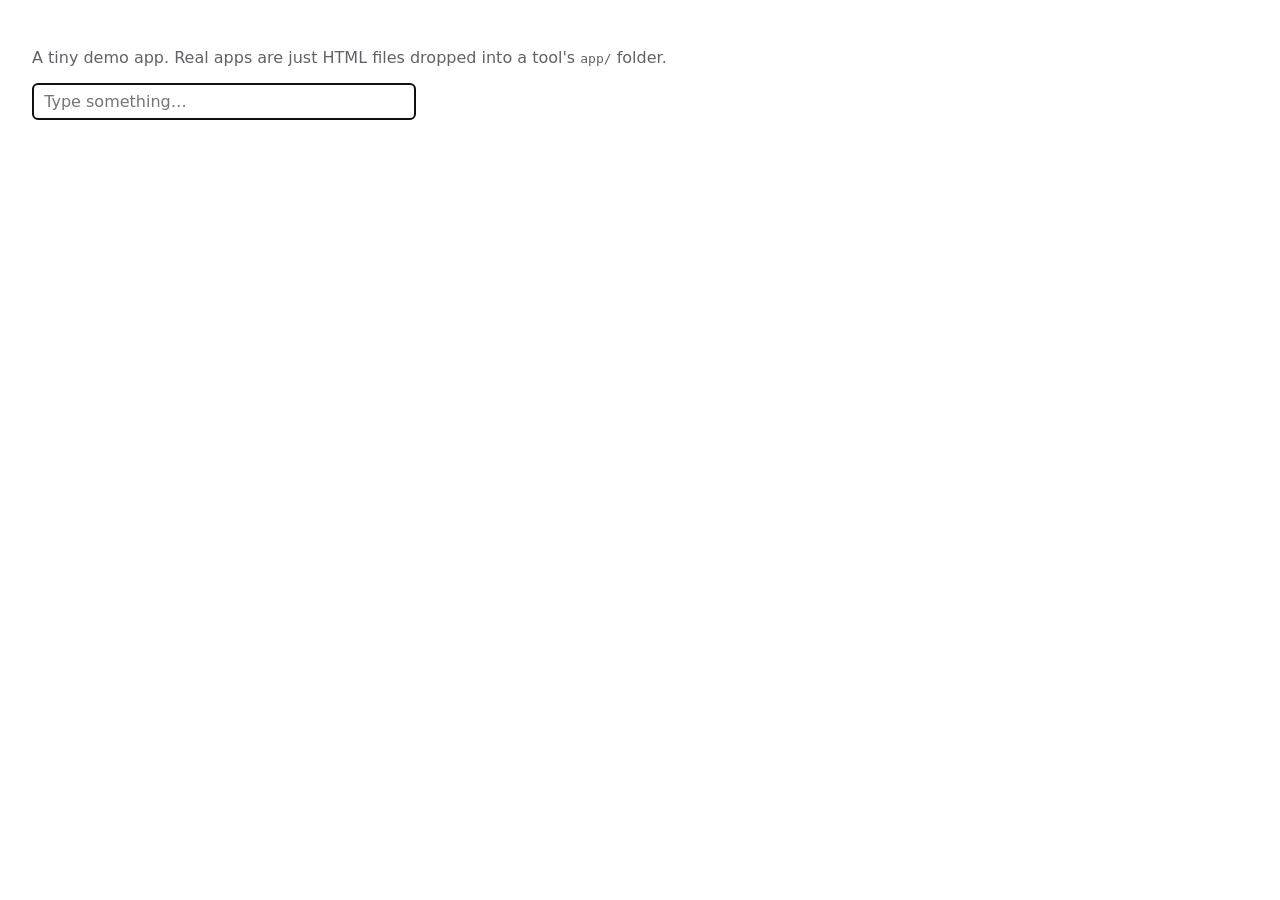
<file: index.html>
<!doctype html>
<html lang="en-GB">
<head>
<meta charset="utf-8">
<meta name="viewport" content="width=device-width, initial-scale=1">
<title>Example tool</title>
<style>
  body { font-family: Inter, system-ui, sans-serif; margin: 0; padding: 2rem; background: #fff; color: #1f2328; }
  input { font: inherit; padding: .5rem .7rem; border: 1px solid #d5d1c8; border-radius: 5px; width: 100%; max-width: 24rem; box-sizing: border-box; }
  #out { margin-top: 1rem; font-family: "Noto Serif JP", serif; font-size: 1.4rem; color: #a23b2a; }
  p { color: #5f6368; }
</style>
</head>
<body>
  <p>A tiny demo app. Real apps are just HTML files dropped into a tool's <code>app/</code> folder.</p>
  <input id="in" placeholder="Type something…" autofocus>
  <div id="out"></div>
  <script>
    const i = document.getElementById('in'), o = document.getElementById('out');
    i.addEventListener('input', () => { o.textContent = i.value.split('').reverse().join(''); });
  </script>
</body>
</html>
</file>
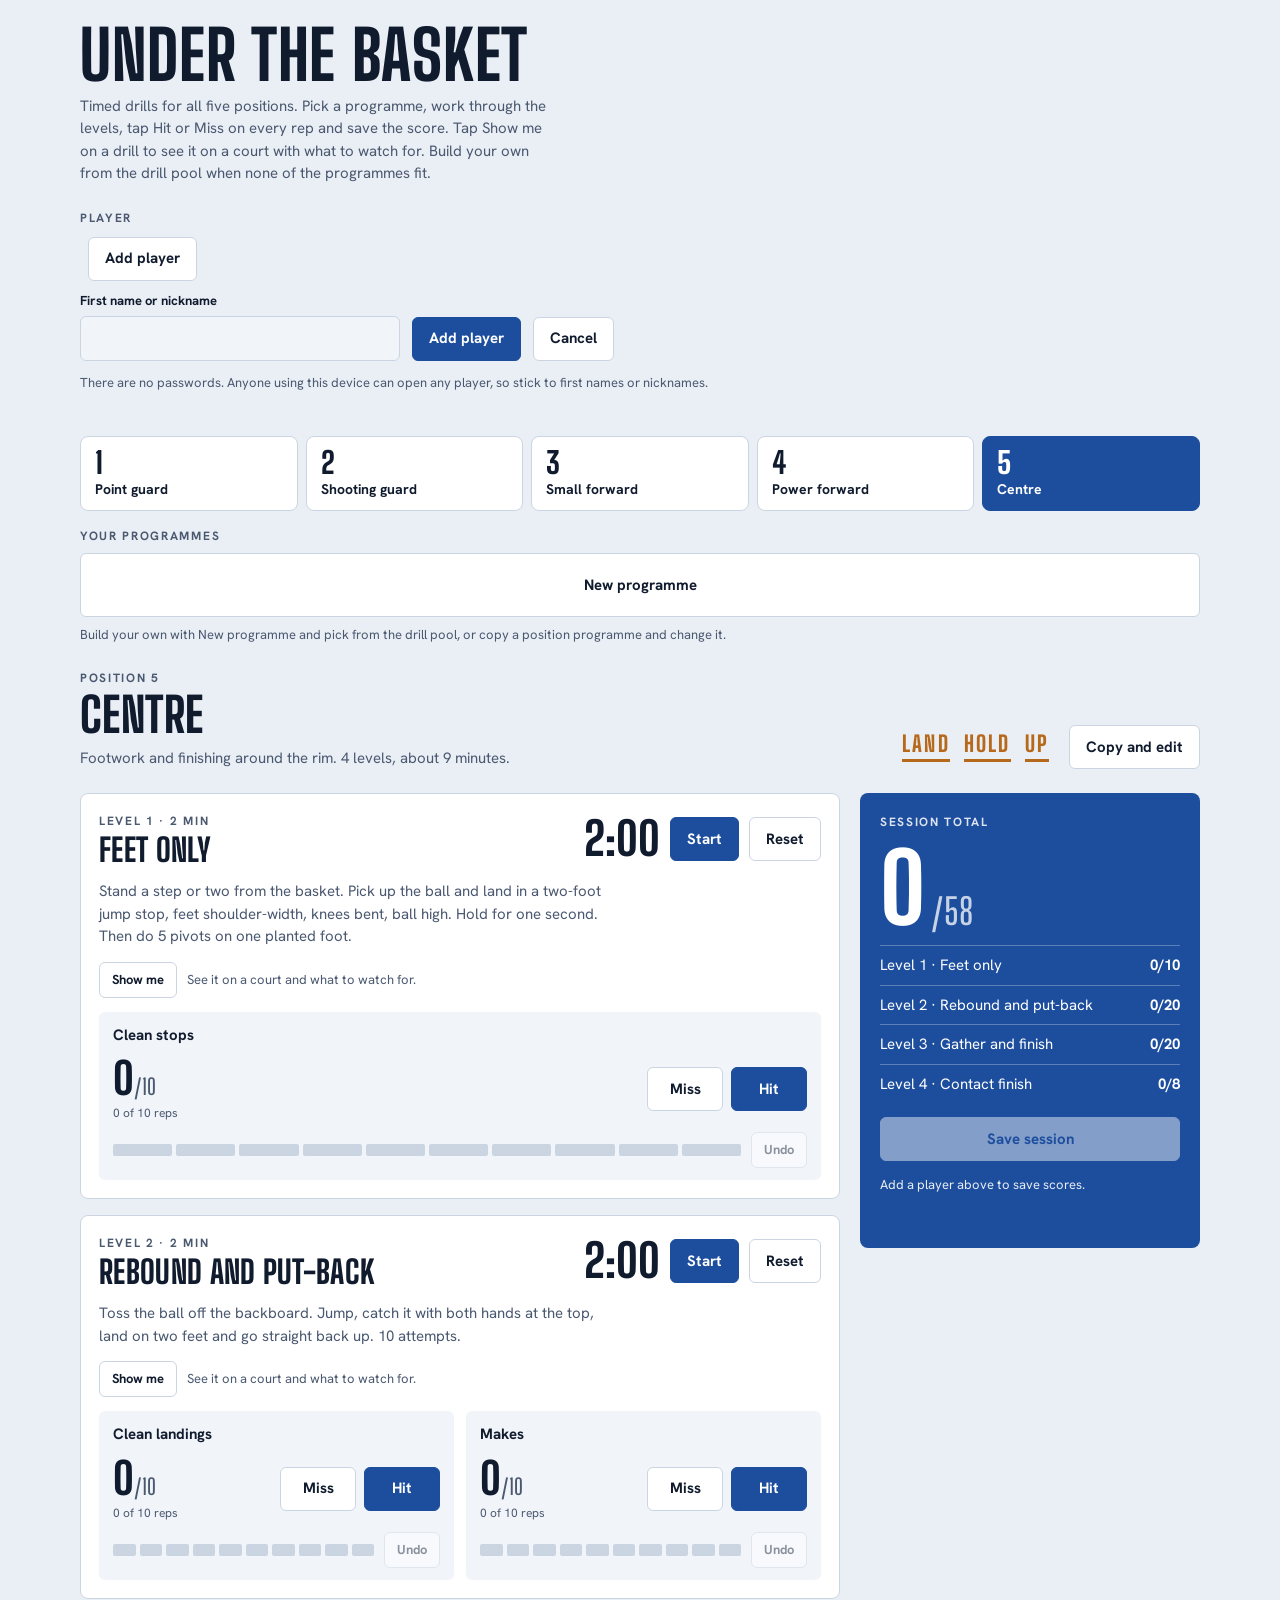
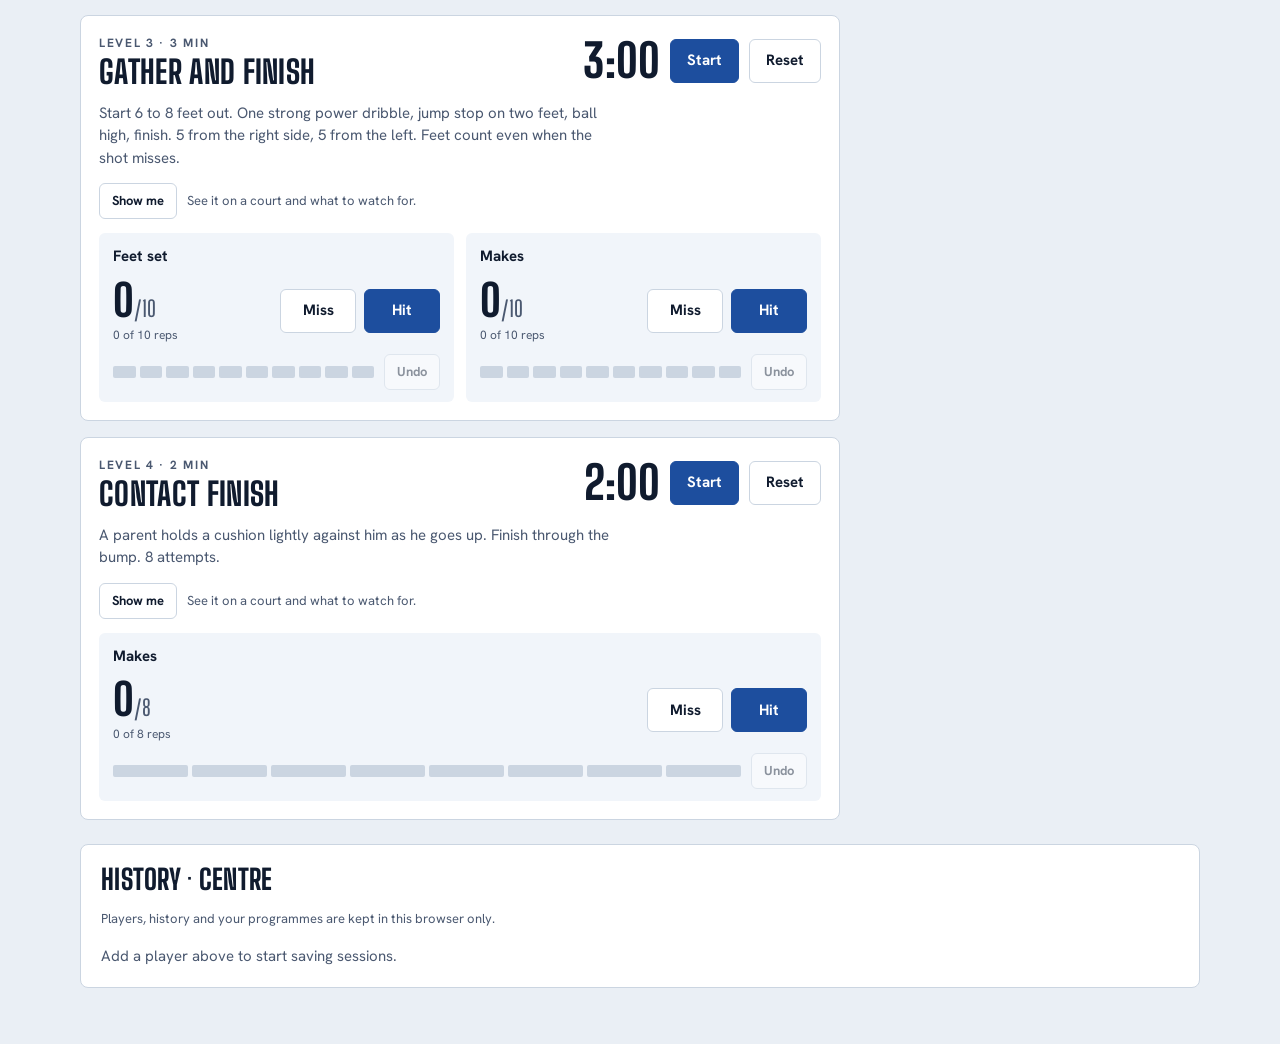
<file: apps/under-the-basket/index.html>
<!doctype html><html><head><meta charset=utf8><meta name=viewport content="width=device-width,initial-scale=1,viewport-fit=cover"><style>:root{color-scheme:light;box-sizing:border-box;padding-top:env(safe-area-inset-top,0px);padding-bottom:env(safe-area-inset-bottom,0px)}html{scroll-padding-top:env(safe-area-inset-top,0px)}body{margin:0;padding:0;font:14px -apple-system,BlinkMacSystemFont,sans-serif;background:#fff;color:#000}img{max-width:100%}[hidden]:not([hidden=until-found i]){display:none!important}</style></head><body>
<title>Under the Basket</title>
<link rel="stylesheet" href="https://fonts.googleapis.com/css2?family=Big+Shoulders+Display:wght@600;800&family=Hanken+Grotesk:wght@400;500;700&display=swap">
<style>
/* Layout: programme picker on top, then the chosen programme as drill cards on the left with a sticky scoreboard on the right, history underneath. The builder replaces all of that while open. */
:root{
  --bg:#EAEFF5;
  --surface:#FFFFFF;
  --surface-2:#F1F5FA;
  --ink:#101B2E;
  --ink-2:#4A5870;
  --line:#CBD5E1;
  --paint:#1D4E9E;
  --on-paint:#FFFFFF;
  --wood:#B7691B;
  --bad:#B3261E;
  --font-display:"Big Shoulders Display","Arial Narrow",Impact,sans-serif;
  --font-body:"Hanken Grotesk",system-ui,-apple-system,"Segoe UI",sans-serif;
}
@media (prefers-color-scheme:dark){
  :root:not([data-theme="light"]){
    --bg:#0C1424;--surface:#141E33;--surface-2:#1A2742;--ink:#E8EEF8;--ink-2:#9AABC4;--line:#2A3A58;--paint:#6FA0F0;--on-paint:#0C1424;--wood:#E8A257;--bad:#FF8A80;
    color-scheme:dark;
  }
}
:root[data-theme="dark"]{
  --bg:#0C1424;--surface:#141E33;--surface-2:#1A2742;--ink:#E8EEF8;--ink-2:#9AABC4;--line:#2A3A58;--paint:#6FA0F0;--on-paint:#0C1424;--wood:#E8A257;--bad:#FF8A80;
  color-scheme:dark;
}
*{box-sizing:border-box}
body{background:var(--bg);color:var(--ink);font:400 15px/1.5 var(--font-body);padding-inline:16px;padding-block:24px 56px}
button{font:inherit;color:inherit}
h1,h2,h3,p{margin:0}
.wrap{max-width:1120px;margin-inline:auto;display:grid;gap:24px}

header h1{font:800 clamp(40px,7vw,68px)/.92 var(--font-display);letter-spacing:.01em;text-transform:uppercase;text-wrap:balance}
.sub{color:var(--ink-2);margin-top:8px;max-width:60ch}
.lv-kicker{font-size:12px;font-weight:700;letter-spacing:.14em;text-transform:uppercase;color:var(--ink-2)}
.note{color:var(--ink-2);font-size:13px}

/* picker */
.picker{display:grid;gap:16px}
.pos-row{display:grid;grid-template-columns:repeat(auto-fit,minmax(104px,1fr));gap:8px}
.mine-wrap{display:grid;gap:8px}
.pos{display:grid;gap:2px;align-content:center;justify-items:start;min-height:64px;padding:10px 14px;border-radius:8px;border:1px solid var(--line);background:var(--surface);cursor:pointer;text-align:left}
.pos:hover{border-color:var(--ink-2)}
.pos:focus-visible{outline:3px solid var(--wood);outline-offset:2px}
.pos[aria-pressed="true"]{background:var(--paint);border-color:var(--paint);color:var(--on-paint)}
.pos .num{font:800 30px/1 var(--font-display)}
.pos .nm{font-weight:700;font-size:14px}
.pos .sub2{font-size:12px;opacity:.8}
#new-prog{min-height:64px}

/* programme heading */
.prog-head{display:flex;flex-wrap:wrap;align-items:flex-end;justify-content:space-between;gap:12px 24px}
.prog-head h2{font:800 clamp(34px,5vw,48px)/1 var(--font-display);letter-spacing:.01em;text-transform:uppercase;margin-top:4px}
.prog-tools{display:flex;flex-wrap:wrap;align-items:center;gap:14px 20px}
.cue{display:flex;gap:14px;font:800 22px/1 var(--font-display);letter-spacing:.1em;text-transform:uppercase;color:var(--wood)}
.cue span{padding-bottom:4px;border-bottom:3px solid var(--wood)}

.main{display:grid;gap:20px;align-items:start}
@media (min-width:920px){
  .main{grid-template-columns:minmax(0,1fr) 340px}
  .score{position:sticky;top:16px}
}
#levels{display:grid;gap:16px;min-width:0}

.level{background:var(--surface);border:1px solid var(--line);border-radius:8px;padding:18px;display:grid;gap:14px;min-width:0}
.level.running{border-color:var(--paint);box-shadow:0 0 0 1px var(--paint)}
.lv-head{display:flex;flex-wrap:wrap;justify-content:space-between;align-items:center;gap:12px 20px}
.lv-name{font:800 32px/1 var(--font-display);letter-spacing:.01em;text-transform:uppercase;margin-top:4px}
.timer{display:flex;align-items:center;gap:10px}
.clock{font:800 46px/1 var(--font-display);font-variant-numeric:tabular-nums;min-width:3.1ch;text-align:right}
.clock.done{color:var(--wood)}
.lv-how{color:var(--ink-2);max-width:64ch}

.counters{display:grid;grid-template-columns:repeat(auto-fit,minmax(260px,1fr));gap:12px}
.counter{background:var(--surface-2);border-radius:6px;padding:12px 14px;display:grid;gap:10px;min-width:0}
.c-top{display:flex;justify-content:space-between;align-items:baseline;gap:8px}
.c-label{font-weight:700}
.c-best{font-size:12px;font-weight:500;color:var(--ink-2);font-variant-numeric:tabular-nums}
.c-best.new{color:var(--wood);font-weight:700}
.c-mid{display:flex;align-items:center;justify-content:space-between;gap:10px}
.c-val{font:800 44px/1 var(--font-display);font-variant-numeric:tabular-nums}
.c-val small{font-size:22px;font-weight:600;color:var(--ink-2)}
.c-meta{font-size:12px;color:var(--ink-2);margin-top:4px;font-variant-numeric:tabular-nums}
.c-btns{display:flex;gap:8px}
.pip-row{display:flex;align-items:center;gap:10px}
.pips{display:flex;gap:4px;flex:1;min-width:0}
.pips.dense{gap:2px}
.pip{flex:1;height:12px;border-radius:2px;background:var(--line);transition:background .15s}
.pip.hit{background:var(--paint)}
.pip.miss{background:repeating-linear-gradient(135deg,var(--ink-2) 0 2px,transparent 2px 5px);box-shadow:inset 0 0 0 1px var(--ink-2)}

.btn{min-height:44px;min-width:44px;padding:0 16px;border-radius:6px;border:1px solid var(--line);background:var(--surface);cursor:pointer;font-weight:700}
.btn:hover{border-color:var(--ink-2)}
.btn:focus-visible{outline:3px solid var(--wood);outline-offset:2px}
.btn:disabled{opacity:.45;cursor:not-allowed}
.btn.primary{background:var(--paint);border-color:var(--paint);color:var(--on-paint)}
.btn.danger{color:var(--bad);border-color:var(--bad)}
.rep{min-width:76px}
.btn.small{min-height:36px;padding:0 12px;font-size:13px}

.score{background:var(--paint);color:var(--on-paint);border-radius:8px;padding:20px;display:grid;gap:14px}
.score-label{font-size:12px;font-weight:700;letter-spacing:.14em;text-transform:uppercase;opacity:.85}
.big{font:800 96px/.9 var(--font-display);font-variant-numeric:tabular-nums}
.big .of{font-size:36px;font-weight:600;opacity:.75;margin-left:6px}
.rows{display:grid;gap:0;margin:0;padding:0;list-style:none}
.rows li{display:flex;justify-content:space-between;gap:12px;padding:8px 0;border-top:1px solid color-mix(in srgb,var(--on-paint) 28%,transparent);font-variant-numeric:tabular-nums}
.rows li span:last-child{font-weight:700}
.btn.invert{background:var(--on-paint);color:var(--paint);border-color:var(--on-paint);width:100%}
.btn.invert:focus-visible{outline-color:var(--on-paint)}
.msg{min-height:1.5em;font-size:13px;opacity:.9}

.hist{background:var(--surface);border:1px solid var(--line);border-radius:8px;padding:20px;display:grid;gap:16px;min-width:0}
.hist h2{font:800 28px/1 var(--font-display);letter-spacing:.01em;text-transform:uppercase}
.where{color:var(--ink-2);font-size:13px}
.empty{color:var(--ink-2);max-width:60ch}
.chart{width:100%;max-width:560px;height:auto;display:block}
.chart .grid{stroke:var(--line);stroke-width:1}
.chart .t{fill:var(--ink-2);font:500 10px var(--font-body)}
.chart .v{fill:var(--ink);font:700 10px var(--font-body)}
.chart .bar{fill:var(--paint)}
.chart .bar.top{fill:var(--wood)}
.tbl-wrap{overflow-x:auto}
table{border-collapse:collapse;width:100%;min-width:680px;font-variant-numeric:tabular-nums}
th{font-size:12px;font-weight:700;letter-spacing:.1em;text-transform:uppercase;color:var(--ink-2);text-align:left;padding:8px 12px 8px 0;border-bottom:1px solid var(--line)}
td{padding:8px 12px 8px 0;border-bottom:1px solid var(--line);white-space:nowrap}
td.tot{font-weight:700}

/* builder */
.builder{background:var(--surface);border:1px solid var(--line);border-radius:8px;padding:20px;display:grid;gap:18px;min-width:0}
.builder h2{font:800 34px/1 var(--font-display);letter-spacing:.01em;text-transform:uppercase}
.field{display:grid;gap:6px;min-width:0}
.field label{font-size:13px;font-weight:700}
.field.narrow{width:110px;flex:none}
.field.grow{flex:1;min-width:200px}
input,select,textarea{font:inherit;color:var(--ink);background:var(--surface-2);border:1px solid var(--line);border-radius:6px;padding:10px 12px;min-height:44px;width:100%}
textarea{resize:vertical}
input:focus-visible,select:focus-visible,textarea:focus-visible{outline:3px solid var(--wood);outline-offset:1px}
.bd{background:var(--surface-2);border-radius:8px;padding:14px;display:grid;gap:12px}
.bd input,.bd textarea{background:var(--surface)}
.bd-head{display:flex;flex-wrap:wrap;justify-content:space-between;align-items:center;gap:8px}
.bd-title{font:800 22px/1 var(--font-display);letter-spacing:.01em;text-transform:uppercase}
.bd-tools{display:flex;flex-wrap:wrap;gap:8px}
.b-row,.b-score{display:flex;flex-wrap:wrap;gap:12px;align-items:flex-end}
.b-actions{display:flex;flex-wrap:wrap;gap:10px}
.err{color:var(--bad);font-weight:700;min-height:1.5em}
.b-cols{display:grid;gap:18px;align-items:start}
.b-left{display:grid;gap:12px;min-width:0;align-content:start}
.lib{background:var(--surface-2);border-radius:8px;padding:14px;display:grid;gap:10px;min-width:0}
@media (min-width:920px){
  .b-cols{grid-template-columns:minmax(0,1fr) 320px}
  .lib{position:sticky;top:16px;max-height:calc(100vh - 32px);overflow-y:auto}
}
.msg2{min-height:1.5em;font-size:13px;color:var(--ink-2)}
.lib-group{border:1px solid var(--line);border-radius:6px;background:var(--surface);padding:0 12px}
.lib-group summary{min-height:44px;display:flex;align-items:center;justify-content:space-between;gap:8px;cursor:pointer;font-weight:700}
.lib-group summary:focus-visible{outline:3px solid var(--wood);outline-offset:2px}
.lib-list{list-style:none;margin:0;padding:0;display:grid}
.lib-row{display:flex;align-items:center;justify-content:space-between;gap:10px;padding:8px 0;border-top:1px solid var(--line)}
.lib-info{min-width:0}
.lib-name{font-weight:700}
.lib-all{padding:8px 0 12px}
.players{display:grid;gap:10px}
.players .err,.players .msg2{min-height:0}
.chips{display:flex;flex-wrap:wrap;gap:8px;align-items:center}
.chip{min-height:44px;padding:0 18px;border-radius:999px;border:1px solid var(--line);background:var(--surface);cursor:pointer;font-weight:700}
.chip:hover{border-color:var(--ink-2)}
.chip:focus-visible{outline:3px solid var(--wood);outline-offset:2px}
.chip[aria-pressed="true"]{background:var(--paint);border-color:var(--paint);color:var(--on-paint)}
.manage{display:flex;flex-wrap:wrap;align-items:center;gap:10px}
.pform{display:flex;flex-wrap:wrap;gap:12px;align-items:flex-end}
.pform .field{max-width:320px}
.pform-note{flex-basis:100%}
.hint{font-size:13px;opacity:.9}
[hidden]{display:none!important}
h4{margin:0}

/* drill pool, filters and animated diagrams */
.lib h4{font:700 12px var(--font-body);letter-spacing:.14em;text-transform:uppercase;color:var(--ink-2);margin-top:6px}
.filters{display:grid;grid-template-columns:1fr 1fr;gap:8px}
.filters .field label{font-size:12px}
.filters select{padding-inline:8px}
.pool-list{list-style:none;margin:0;padding:0 12px;border:1px solid var(--line);border-radius:6px;background:var(--surface)}
.pool-item{border-top:1px solid var(--line);padding:8px 0;display:grid;gap:10px}
.pool-item:first-child{border-top:0}
.pool-row{display:flex;align-items:center;justify-content:space-between;gap:10px}
.pool-btns{display:flex;gap:6px;flex:none}
.show-row{display:flex;flex-wrap:wrap;gap:10px;align-items:center}
.demo{border:1px solid var(--line);border-radius:8px;background:var(--surface-2);padding:14px}
.demo-in{display:grid;gap:14px;min-width:0}
.level .demo-in{align-items:start}
@media (min-width:660px){.level .demo-in{grid-template-columns:minmax(0,1.1fr) minmax(0,1fr)}}
.stage{display:grid;gap:8px;min-width:0}
.court{width:100%;height:auto;display:block;background:var(--surface);border:1px solid var(--line);border-radius:6px}
.court .ln{fill:none;stroke:var(--ink-2);stroke-width:.5;opacity:.75}
.court .paint{fill:color-mix(in srgb,var(--paint) 13%,transparent)}
.court .bb{stroke:var(--ink);stroke-width:1.3}
.court .rim{fill:none;stroke:var(--wood);stroke-width:.9}
.court .wall{stroke:var(--ink);stroke-width:1.6}
.court .cone{fill:var(--wood);stroke:var(--ink);stroke-width:.3}
.court .trail{fill:none;stroke:var(--paint);stroke-width:.6;stroke-dasharray:1.6 1.6;opacity:.6}
.court .lab{fill:var(--ink-2);font:700 3.4px var(--font-body)}
.court .sh{fill:var(--ink);opacity:.16}
.court .a-o .bd{fill:var(--paint);stroke:var(--surface);stroke-width:.8}
.court .a-d .bd{fill:var(--surface);stroke:var(--ink-2);stroke-width:1.2}
.court .a-p .bd{fill:var(--ink-2);stroke:var(--surface);stroke-width:.8}
.court .ball{fill:var(--wood);stroke:var(--ink);stroke-width:.5}
.legend{display:flex;flex-wrap:wrap;gap:4px 14px;font-size:12px;color:var(--ink-2)}
.dot{display:inline-block;width:10px;height:10px;border-radius:50%;margin-right:5px;vertical-align:-1px;box-sizing:border-box}
.dot-o{background:var(--paint)}
.dot-d{border:2px solid var(--ink-2);background:var(--surface)}
.dot-p{background:var(--ink-2)}
.dot-b{background:var(--wood);border:1px solid var(--ink)}
.demo-body{display:grid;gap:10px;min-width:0;align-content:start}
.demo h4{font:700 12px var(--font-body);letter-spacing:.14em;text-transform:uppercase;color:var(--ink-2)}
.cap{font-weight:700;font-size:16px;min-height:3em}
.vctl{display:flex;flex-wrap:wrap;gap:8px;align-items:center}
.vtabs{display:flex;gap:8px;margin-bottom:12px}
.vtabs .btn[aria-pressed="true"]{background:var(--paint);border-color:var(--paint);color:var(--on-paint)}
.gl{position:relative;aspect-ratio:4/3;width:100%;border:1px solid var(--line);border-radius:6px;overflow:hidden;background:var(--surface)}
.gl canvas{width:100%;height:100%;display:block;cursor:grab;touch-action:pan-y}
.gl canvas:active{cursor:grabbing}
.gl canvas:focus-visible{outline:3px solid var(--wood);outline-offset:-3px}
.gl-msg{position:absolute;inset:0;display:grid;place-items:center;padding:16px;text-align:center;color:var(--ink-2);font-size:14px;pointer-events:none}
.gl-msg:empty{display:none}
.tags3{position:absolute;inset:0;pointer-events:none}
.tag3{position:absolute;transform:translate(-50%,-100%);background:var(--ink);color:var(--surface);font:700 12px/1.2 var(--font-body);padding:4px 9px;border-radius:999px;white-space:nowrap;opacity:0;transition:opacity .25s}
.tag3.on{opacity:1}
.tag3::after{content:"";position:absolute;left:50%;top:100%;margin-left:-4px;border:4px solid transparent;border-top-color:var(--ink)}
.steps,.watch{margin:0;padding-left:20px;display:grid;gap:5px}
.steps{color:var(--ink-2);font-size:14px}
.steps li.now{color:var(--ink);font-weight:700}
@media (prefers-reduced-motion:reduce){*{transition:none!important}}
</style>

<div class="wrap">
  <header>
    <h1>Under the Basket</h1>
    <p class="sub">Timed drills for all five positions. Pick a programme, work through the levels, tap Hit or Miss on every rep and save the score. Tap Show me on a drill to see it on a court with what to watch for. Build your own from the drill pool when none of the programmes fit.</p>
  </header>

  <section class="players" id="players" aria-label="Player">
    <div class="lv-kicker">Player</div>
    <div class="chips">
      <div class="chips" id="plist" role="group" aria-label="Choose a player"></div>
      <button class="btn" type="button" id="add-player" disabled>Add player</button>
    </div>
    <div class="manage" id="manage" hidden>
      <button class="btn small" type="button" id="ren-player">Rename</button>
      <button class="btn small danger" type="button" id="rm-player">Remove player</button>
      <span class="note">Removing a player deletes their saved sessions.</span>
    </div>
    <form class="pform" id="pform" hidden novalidate>
      <div class="field grow"><label for="p-name">First name or nickname</label><input id="p-name" maxlength="20" autocomplete="off"></div>
      <button class="btn primary" type="submit" id="p-save">Add player</button>
      <button class="btn" type="button" id="p-cancel">Cancel</button>
      <p class="note pform-note">There are no passwords. Anyone using this device can open any player, so stick to first names or nicknames.</p>
    </form>
    <div class="err" id="p-err" role="alert"></div>
    <div class="msg2" id="p-msg" role="status" aria-live="polite"></div>
  </section>

  <nav class="picker" id="picker" aria-label="Programmes">
    <div class="pos-row" id="pos" role="group" aria-label="Position programmes"></div>
    <div class="mine-wrap">
      <div class="lv-kicker">Your programmes</div>
      <div class="pos-row" id="mine" role="group" aria-label="Your own programmes"></div>
      <p class="note" id="mine-hint"></p>
    </div>
  </nav>

  <div class="prog-head" id="proghead">
    <div>
      <div class="lv-kicker" id="ph-kicker"></div>
      <h2 id="ph-name"></h2>
      <p class="sub" id="ph-sub"></p>
    </div>
    <div class="prog-tools">
      <div class="cue" id="cue"></div>
      <button class="btn" type="button" id="ph-act"></button>
    </div>
  </div>

  <div class="main" id="main">
    <section id="levels" aria-label="Drill levels"></section>

    <aside class="score" aria-label="Session scoreboard">
      <div class="score-label">Session total</div>
      <div class="big"><span id="total">0</span><span class="of" id="max"></span></div>
      <ul class="rows" id="rows"></ul>
      <button class="btn invert" id="save" type="button" disabled>Save session</button>
      <p class="hint" id="p-hint" hidden></p>
      <div class="msg" id="msg" role="status" aria-live="polite"></div>
    </aside>
  </div>

  <section class="hist" id="hist" aria-label="Session history">
    <h2 id="hist-title">History</h2>
    <p class="where" id="where"></p>
    <div id="history"></div>
  </section>

  <section class="builder" id="builder" aria-label="Programme builder" hidden>
    <h2 id="b-title">New programme</h2>
    <div class="b-row">
      <div class="field grow">
        <label for="b-name">Programme name</label>
        <input id="b-name" maxlength="40" autocomplete="off">
      </div>
    </div>
    <div class="field">
      <label for="b-cue">Cue words (optional, up to three, separated by commas)</label>
      <input id="b-cue" maxlength="60" autocomplete="off" placeholder="For example: Land, Hold, Up">
    </div>
    <p class="note">Build the programme from drills in the library, from drills you write yourself, or both. Each score counts hits out of the reps you set, and in a session you tap Hit or Miss for every rep. A programme can have up to 12 drills, each with up to 3 scores of up to 20 reps.</p>
    <div class="b-cols">
      <div class="b-left">
        <div id="b-drills"></div>
        <div><button class="btn" type="button" id="b-add">Add your own drill</button></div>
      </div>
      <aside class="lib" aria-label="Drill library">
        <h3 class="bd-title">Drill library</h3>
        <p class="note">Add drills to your programme. Each one is copied, so you can change it without touching the original. Show me plays the drill on a court.</p>
        <div class="msg2" id="lib-msg" role="status" aria-live="polite"></div>
        <h4>Drill pool</h4>
        <div class="filters">
          <div class="field"><label for="f-skill">Skill</label><select id="f-skill"></select></div>
          <div class="field"><label for="f-pos">Position</label><select id="f-pos"></select></div>
          <div class="field"><label for="f-who">Who</label><select id="f-who"></select></div>
          <div class="field"><label for="f-level">Level</label><select id="f-level"></select></div>
        </div>
        <p class="note" id="pool-n"></p>
        <ul class="pool-list" id="pool"></ul>
        <h4>Whole programmes</h4>
        <div id="lib"></div>
      </aside>
    </div>
    <div class="err" id="b-err" role="alert"></div>
    <div class="b-actions">
      <button class="btn primary" type="button" id="b-save">Save programme</button>
      <button class="btn" type="button" id="b-cancel">Cancel</button>
      <button class="btn danger" type="button" id="b-del" hidden>Delete programme</button>
    </div>
    <p class="note" id="b-delnote" hidden>Deleting a programme removes it and hides its saved history.</p>
  </section>
</div>

<script>
(function () {
  'use strict';

  function K(id, label, max) { return { id: id, label: label, max: max }; }
  function D(id, name, min, how, counters) { return { id: id, name: name, min: min, how: how, counters: counters }; }

  var POSITIONS = [
    { id: 'pg', num: 1, name: 'Point guard', cue: ['Eyes up', 'Stay low', 'Pace'],
      blurb: 'Ball handling, passing on target and controlled finishes.',
      drills: [
        D('1', 'Ball control', 2, 'Low stance, eyes up. One rep is a right pound, left pound, crossover, then between the legs. A hit is a rep with no lost ball. 10 reps.', [K('a', 'Clean combos', 10)]),
        D('2', 'Passing to a target', 2, 'Mark a spot on a wall about 3 metres away and step into every pass. A hit is a pass that lands on the mark. 10 chest passes, then 10 bounce passes.', [K('a', 'Chest passes', 10), K('b', 'Bounce passes', 10)]),
        D('3', 'Change of pace finish', 3, 'Dribble hard from half court, slow down two steps out, then drive to the rim. Under control means the ball stayed secure and your feet stayed balanced. 10 reps, alternating sides.', [K('a', 'Under control', 10), K('b', 'Makes', 10)]),
        D('4', 'Pull-up jumper', 2, 'Two dribbles, stop on two feet, shoot. 5 from each elbow.', [K('a', 'Makes', 10)])
      ] },
    { id: 'sg', num: 2, name: 'Shooting guard', cue: ['Set', 'Square', 'Follow through'],
      blurb: 'Shot form, catch and shoot, and free throws.',
      drills: [
        D('1', 'Form shooting', 2, 'Stand about 1.5 metres from the basket with one hand on the ball and the elbow under it. Flick the wrist and hold your follow through. 10 shots.', [K('a', 'Makes', 10)]),
        D('2', 'Catch and shoot', 3, 'Pass to yourself off the floor, or have a parent pass. Feet ready before the ball arrives, then hop into the shot. 5 from the right wing, 5 from the left.', [K('a', 'Feet ready', 10), K('b', 'Makes', 10)]),
        D('3', 'Pull-up off the dribble', 2, 'From each elbow, one or two dribbles, stop on balance, shoot. 5 from each side.', [K('a', 'Makes', 10)]),
        D('4', 'Free throws', 2, 'Use the same routine every time: breathe, bounce twice, shoot. 10 shots.', [K('a', 'Makes', 10)])
      ] },
    { id: 'sf', num: 3, name: 'Small forward', cue: ['Read', 'Attack', 'Finish'],
      blurb: 'Triple threat, attacking off the catch and the corner shot.',
      drills: [
        D('1', 'Triple threat', 2, 'Catch on the wing, land on two feet with the ball on your hip and your eyes on the rim. Hold for one second. A hit is a balanced stance. 10 reps.', [K('a', 'Balanced stances', 10)]),
        D('2', 'Attack from the wing', 3, 'From the wing, one or two dribbles to the rim, then finish. 5 from the right, 5 from the left.', [K('a', 'Under control', 10), K('b', 'Makes', 10)]),
        D('3', 'Corner shot', 2, 'Catch in the corner with your feet ready and shoot. 5 from each corner.', [K('a', 'Makes', 10)]),
        D('4', 'Rebound and push', 2, 'Toss the ball off the backboard, catch it at the top of your jump, land on two feet, then dribble out hard to half court. A hit is a clean landing and first dribble.', [K('a', 'Clean rebounds', 10)])
      ] },
    { id: 'pf', num: 4, name: 'Power forward', cue: ['Seal', 'Catch', 'Finish'],
      blurb: 'Rebounding, the elbow shot and finishing close to the rim.',
      drills: [
        D('1', 'Box out and rebound', 2, 'Toss the ball off the backboard. Find a chair or a parent to box out, hold your position, then take the ball with two hands at the top. A hit is a clean rebound after boxing out. 10 reps.', [K('a', 'Clean rebounds', 10)]),
        D('2', 'Elbow jumper', 2, 'Catch at the elbow, square your feet to the rim and shoot. 5 from each elbow.', [K('a', 'Makes', 10)]),
        D('3', 'Short corner finish', 3, 'Catch near the baseline, one power dribble, jump stop, finish. 5 from each side. Feet count even when the shot misses.', [K('a', 'Feet set', 10), K('b', 'Makes', 10)]),
        D('4', 'Pick and pop', 2, 'Set a screen on a chair, step out to the elbow, catch and shoot. 8 reps.', [K('a', 'Makes', 8)])
      ] },
    { id: 'center', num: 5, name: 'Centre', cue: ['Land', 'Hold', 'Up'],
      blurb: 'Footwork and finishing around the rim.',
      drills: [
        D('1', 'Feet only', 2, 'Stand a step or two from the basket. Pick up the ball and land in a two-foot jump stop, feet shoulder-width, knees bent, ball high. Hold for one second. Then do 5 pivots on one planted foot.', [K('feet', 'Clean stops', 10)]),
        D('2', 'Rebound and put-back', 2, 'Toss the ball off the backboard. Jump, catch it with both hands at the top, land on two feet and go straight back up. 10 attempts.', [K('feet', 'Clean landings', 10), K('fin', 'Makes', 10)]),
        D('3', 'Gather and finish', 3, 'Start 6 to 8 feet out. One strong power dribble, jump stop on two feet, ball high, finish. 5 from the right side, 5 from the left. Feet count even when the shot misses.', [K('feet', 'Feet set', 10), K('fin', 'Makes', 10)]),
        D('4', 'Contact finish', 2, 'A parent holds a cushion lightly against him as he goes up. Finish through the bump. 8 attempts.', [K('fin', 'Makes', 8)])
      ] }
  ];

  /* ---------- drill pool ----------
     Each entry is written in our own words. "from" reuses a drill that already sits in a position programme (and links it back with ref),
     everything else carries its own text and scores. The court is 100 wide and 70 tall with the baseline at the top and the rim at 50,10.5,
     so up the page is toward the basket and right is the player's right. Steps: s caption, o you, d defender, p partner, b ball ('o', 'd', 'p'
     for held, or [x,y]), j and dj for a jump. m marks cones, w draws a wall. */
  var SKILLS = { finish: 'Finishing', feet: 'Footwork', rebound: 'Rebounding', pass: 'Passing', handle: 'Ball handling', shoot: 'Shooting', defend: 'Defence' };
  var LEVELS = { 1: 'Start', 2: 'Build', 3: 'Stretch' };
  var WHO = { solo: 'Solo', partner: 'With a partner' };
  var RIM = [50, 10.5];

  var POOL = [
    /* footwork */
    { id: 'jumpstop', from: ['center', '1'], skills: ['feet'], pos: ['center', 'pf', 'sf'], who: 'solo', level: 1,
      watch: ['Both feet hit the floor at the same moment.', 'Knees bent and chest over your toes, so you could jump again straight away.', 'Ball high and strong near your chin, not dropped to your waist.', 'Stay still for a full second before you move.'],
      steps: [
        { s: 'Start a step or two from the basket with the ball in two hands', o: [50, 34] },
        { s: 'Take a step and hop forward', o: [50, 28], j: 1 },
        { s: 'Land on both feet together, knees bent, ball high. Hold for a second', o: [50, 26] }
      ] },
    { id: 'pivot', name: 'Pivot and protect', min: 2, who: 'partner', level: 1, skills: ['feet'], pos: ['all'],
      how: 'Stand with the ball and choose one foot to plant. A parent or teammate stands close as a defender. Turn on the planted foot, front and back, keeping the ball high and away from them. A hit is a pivot where the planted foot never moved. 10 reps.',
      counters: [K('a', 'Clean pivots', 10)],
      watch: ['The planted foot stays in the same spot. Do not shuffle it.', 'Keep the ball high and tight as it crosses your body.', 'Stay low with your weight on the balls of your feet.', 'Finish with your body between the ball and the defender.'],
      steps: [
        { s: 'A defender is close on your right and the ball is on that side', o: [50, 32], d: [58, 31], b: [54.5, 29] },
        { s: 'Plant one foot and swing the ball up and across, keeping it high', b: [50, 25.5] },
        { s: 'End with your body between the ball and the defender', b: [45.5, 29] }
      ] },
    { id: 'layupfeet', name: 'Lay-up footwork', min: 3, who: 'solo', level: 1, skills: ['feet', 'finish'], pos: ['all'],
      how: 'Start about 45 degrees out on the right, four or five metres from the basket. Walk it first: long step with the right foot, short step with the left, then jump off the left foot and lift the right knee. Shoot with the right hand off the backboard. Then mirror it on the left, starting with the left foot. 5 from each side. A hit for the first score is a rep with the steps in the right order.',
      counters: [K('feet', 'Steps in order', 10), K('fin', 'Makes', 10)],
      watch: ['Long step, then short step. You jump from the short one.', 'Jump up, not out. Land close to where you took off.', 'Lift the knee on your shooting-hand side.', 'Keep the ball high in both hands until the last moment.', 'Eyes on the small square on the backboard.'],
      steps: [
        { s: 'Start about 45 degrees out on the right with the ball in two hands', o: [68, 40] },
        { s: 'Long first step with the right foot', o: [63, 31] },
        { s: 'Short second step with the left foot', o: [58, 22] },
        { s: 'Jump off the left foot, right knee up, ball high and soft off the backboard', o: [54, 14.5], j: 1, b: [51, 10.5] }
      ] },
    { id: 'dropstep', name: 'Drop step to the rim', min: 3, who: 'partner', level: 3, skills: ['feet', 'finish'], pos: ['center', 'pf'],
      how: 'Start on the block with your back to the basket and a chair or a parent on your high side. Seal them with your back and show a target hand. Take the pass, land on two feet, then swing one foot around and step to the rim. Finish up off the backboard. 4 from each block.',
      counters: [K('feet', 'Feet set', 8), K('fin', 'Makes', 8)],
      watch: ['Seal first: get your back and hip against the defender before you ask for the ball.', 'Catch, then land on two feet with the ball at your chin.', 'Your first step goes toward the rim and past the defender.', 'Keep the ball high while you turn.', 'Finish soft, using the backboard.'],
      steps: [
        { s: 'Seal your defender with your back and show a target hand', o: [38, 15], d: [39.5, 21], p: [52, 46], b: 'p' },
        { s: 'Catch the pass with two hands and land on two feet', b: 'o' },
        { s: 'Swing one foot around the defender and step to the rim', o: [44, 14.5] },
        { s: 'Go up strong and finish off the backboard', o: [47.5, 14.5], j: 1, b: [51, 10.5] }
      ] },
    { id: 'triple', from: ['sf', '1'], skills: ['feet'], pos: ['sf', 'sg', 'pg'], who: 'solo', level: 1,
      watch: ['Ball on your hip, protected, so you can still see the rim.', 'Knees bent, weight slightly forward, balanced.', 'Eyes on the rim first, then look around for a pass.', 'Hold for one second before you decide.'],
      steps: [
        { s: 'Catch on the wing with your feet ready', o: [24, 36], b: [22, 28] },
        { s: 'Land on two feet, ball on your hip, eyes on the rim', o: [26, 34], b: 'o' },
        { s: 'Hold it for a second. Now you can shoot, drive or pass', o: [26, 34], b: 'o' }
      ] },
    { id: 'rimrun', name: 'Run the floor to the block', min: 2, who: 'solo', level: 1, skills: ['feet'], pos: ['center', 'pf'],
      how: 'Start at half court. Sprint to the block under the basket as if your team has just won the ball, finish with a two-foot jump stop and put your target hand up. A hit is a run where you arrived under control with your hand up. 6 reps.',
      counters: [K('a', 'Good arrivals', 6)],
      watch: ['Sprint the whole way. A big player who runs hard gets easy baskets.', 'Keep your head up so you can see where the ball is.', 'Stop under control with a two-foot jump stop.', 'Hand up as a target the moment you arrive.'],
      steps: [
        { s: 'Start at half court as the ball is won', o: [42, 66], b: 'o' },
        { s: 'Sprint up the floor with your head up', o: [40, 46] },
        { s: 'Jump stop at the block with your hand up as a target', o: [35, 17] }
      ] },

    /* finishing */
    { id: 'closefin', name: 'Power up close', min: 2, who: 'solo', level: 1, skills: ['finish'], pos: ['all'],
      how: 'Stand close to the basket, about an arm and a half away. Hold the ball in two hands at chin height, bend your knees, jump straight up and finish off the backboard with a soft touch. Catch it, reset and go again. 10 attempts.',
      counters: [K('fin', 'Makes', 10)],
      watch: ['Jump straight up. If you drift sideways you are not strong.', 'Both hands on the ball until the last moment.', 'Soft touch. A hard throw bounces out.', 'Land on two feet, balanced, ready to go again.'],
      steps: [
        { s: 'Stand close with your knees bent and the ball at your chin', o: [50, 16] },
        { s: 'Jump straight up with the ball high over your head', o: [50, 15], j: 1, b: [50, 12.5] },
        { s: 'Soft touch off the backboard and in', o: [50, 15], j: 1, b: RIM },
        { s: 'Land on two feet and catch it', o: [50, 16], b: 'o' }
      ] },
    { id: 'gather', from: ['center', '3'], skills: ['finish', 'feet'], pos: ['center', 'pf'], who: 'solo', level: 2,
      watch: ['One dribble only, hard and low. Save your energy for the jump.', 'Jump stop: both feet land together, knees bent.', 'Ball high before you go up. Do not bring it up from your waist.', 'Eyes on the target on the backboard.', 'Count the feet even when the shot misses.'],
      steps: [
        { s: 'Start about two metres out with the ball', o: [66, 31] },
        { s: 'One strong power dribble toward the rim', o: [61, 25] },
        { s: 'Jump stop on two feet with the ball high', o: [57, 20] },
        { s: 'Go up strong and finish', o: [55, 15], j: 1, b: [51, 10.5] }
      ] },
    { id: 'backboard', name: 'Backboard angles', min: 2, who: 'solo', level: 2, skills: ['finish'], pos: ['all'],
      how: 'Take lay-ups from three spots: 45 degrees on the right, straight in front and 45 degrees on the left. From the angles, aim at the top corner of the small square on the backboard and let the ball drop in. From straight in front, use a soft touch off the top of the square. 10 attempts.',
      counters: [K('fin', 'Makes', 10)],
      watch: ['Pick a spot on the backboard before you jump and look at it.', 'The wider the angle, the more the board does the work.', 'Soft touch. Think of placing the ball on the board, not throwing it.', 'Follow through with your hand pointing at the spot.'],
      steps: [
        { s: 'Start on the angle with the ball in two hands', o: [66, 30] },
        { s: 'Step through to the rim', o: [57, 18] },
        { s: 'Go up and aim for the top corner of the small square', o: [55, 14.5], j: 1, b: [53.5, 8.5] },
        { s: 'Let the board bring it down into the basket', o: [55, 14.5], j: 1, b: RIM }
      ] },
    { id: 'reboundput', from: ['center', '2'], skills: ['rebound', 'finish'], pos: ['center', 'pf'], who: 'solo', level: 2,
      watch: ['Catch the ball at the top of your jump, not on the way down.', 'Two hands, fingers spread, then bring it to your chin.', 'Land on both feet at the same time.', 'Go straight back up with no extra dribble.'],
      steps: [
        { s: 'Start under the basket with the ball', o: [50, 19], b: 'o' },
        { s: 'Toss it high off the backboard', b: [50, 8.5] },
        { s: 'Jump and catch it with two hands at the top', o: [53, 17], j: 1, b: 'o' },
        { s: 'Land on both feet with the ball at your chin', o: [53, 18], b: 'o' },
        { s: 'Go straight back up and finish', o: [52, 15], j: 1, b: RIM }
      ] },
    { id: 'contactfin', from: ['center', '4'], skills: ['finish'], pos: ['center', 'pf'], who: 'partner', level: 3,
      watch: ['Keep the ball high and away from the cushion.', 'Brace your core so a bump does not knock you off balance.', 'Go up anyway. Do not stop or give up the shot when you feel contact.', 'Finish with the hand furthest from the defender.', 'Parents: a light bump only, never a shove.'],
      steps: [
        { s: 'A parent stands near the rim holding a cushion', o: [65, 30], d: [52, 19] },
        { s: 'Drive at the rim and take the first contact on your shoulder', o: [57, 20.5] },
        { s: 'Stay strong and go up through the bump', o: [55, 16], j: 1, b: [51, 10.5] }
      ] },
    { id: 'weakhand', name: 'Weak-hand lay-ups', min: 3, who: 'solo', level: 2, skills: ['finish', 'feet'], pos: ['all'],
      how: 'If you shoot with your right hand, take lay-ups from the left side with the left hand. Start 45 degrees out on the left. Long step with the left foot, short step with the right, jump off the right foot and lift the left knee. 10 attempts.',
      counters: [K('fin', 'Makes', 10)],
      watch: ['Practise this more than your strong side. Lopsided players are easy to defend.', 'Same steps in a mirror image: long step, short step, jump.', 'Use the backboard and let the ball do the work.', 'Slow down if it feels clumsy and build the speed back up as it gets clean.'],
      steps: [
        { s: 'Start 45 degrees out on the left with the ball in two hands', o: [32, 40] },
        { s: 'Long first step with the left foot', o: [37, 31] },
        { s: 'Short second step with the right foot', o: [42, 22] },
        { s: 'Jump off the right foot, left knee up, ball in your left hand off the board', o: [46, 14.5], j: 1, b: [49, 10.5] }
      ] },
    { id: 'pumpfake', name: 'Pump fake and finish', min: 3, who: 'partner', level: 3, skills: ['finish', 'feet'], pos: ['center', 'pf'],
      how: 'Catch near the rim with a parent or a chair as the defender. Show the ball up quickly with your eyes on the rim, but keep both feet on the floor. When the defender jumps or leans, step round them and finish. 8 reps. A hit for the first score is a fake where your feet stayed down.',
      counters: [K('feet', 'Feet stayed down', 8), K('fin', 'Makes', 8)],
      watch: ['Sell the fake with your eyes and shoulders, not just the ball.', 'Do not travel. Keep your pivot foot planted.', 'Bring the ball back to your chin before you step.', 'Only go if the defender reacts. If they stay down, shoot.'],
      steps: [
        { s: 'Catch near the rim with a defender close', o: [44, 17], d: [44, 23], b: 'o' },
        { s: 'Pump fake: ball up, feet stay down', b: [44, 12.5] },
        { s: 'The defender leaves the floor', d: [44, 22], dj: 1, b: 'o' },
        { s: 'Step past and finish', o: [49, 14.5], j: 1, dj: 0, d: [44, 22], b: RIM }
      ] },
    { id: 'wingdrive', from: ['sf', '2'], skills: ['finish', 'handle'], pos: ['sf', 'sg', 'pg'], who: 'solo', level: 2,
      watch: ['Catch facing the rim, ready to go.', 'Attack with your first step, low and quick.', 'Under control means you could stop at any point.', 'Look at the rim, not at the ball.'],
      steps: [
        { s: 'Catch on the wing and face the rim', o: [20, 36] },
        { s: 'Attack with one or two hard dribbles', o: [33, 28] },
        { s: 'Stop under control near the rim', o: [43, 20] },
        { s: 'Go up and finish', o: [47, 15], j: 1, b: [50, 10.5] }
      ] },
    { id: 'shortcorner', from: ['pf', '3'], skills: ['finish', 'feet'], pos: ['pf', 'center'], who: 'solo', level: 2,
      watch: ['Stay low on the dribble and use just one hard bounce.', 'Jump stop before you go up. Count the feet even on a miss.', 'Keep the ball high and in two hands when you stop.', 'Finish off the backboard or soft over the front of the rim.'],
      steps: [
        { s: 'Catch near the baseline outside the lane', o: [22, 17] },
        { s: 'One power dribble toward the middle', o: [29, 20] },
        { s: 'Jump stop with the ball high', o: [37, 17] },
        { s: 'Go up and finish', o: [43, 14.5], j: 1, b: [50, 10.5] }
      ] },

    /* rebounding */
    { id: 'chinit', name: 'Rebound and chin it', min: 2, who: 'solo', level: 1, skills: ['rebound'], pos: ['center', 'pf', 'sf'],
      how: 'Toss the ball high off the backboard, jump and catch it with both hands at the top. Land on two feet and tuck it under your chin with your elbows out. Hold for a count of two, then go again. 10 reps. A hit is a catch at the top with a balanced landing.',
      counters: [K('a', 'Clean catches', 10)],
      watch: ['Elbows wide so nobody can knock the ball away.', 'Catch it with two hands at the highest point.', 'Land balanced. Do not walk with the ball.', 'Chin it: ball under your chin, not on your chest.'],
      steps: [
        { s: 'Start under the basket with the ball', o: [50, 19], b: 'o' },
        { s: 'Toss it high off the backboard', b: [50, 8.5] },
        { s: 'Jump and catch it with two hands at the top', o: [52, 17], j: 1, b: 'o' },
        { s: 'Land on two feet and chin the ball, elbows out', o: [52, 18], b: 'o' }
      ] },
    { id: 'boxout', from: ['pf', '1'], skills: ['rebound', 'defend'], pos: ['pf', 'center'], who: 'partner', level: 2,
      watch: ['Contact first, then go. Feel them with your back and forearm.', 'Wide base, bent knees, arms out. Make yourself big.', 'Do not watch the ball. The other player is who you are blocking.', 'Once the ball hits the rim, go to it hard with two hands.'],
      steps: [
        { s: 'Your player is about to shoot. Stay between them and the basket', o: [50, 25], d: [50, 33], b: 'd' },
        { s: 'The shot goes up. Find your player and make contact', o: [50, 25.5], d: [50, 32], b: [50, 11] },
        { s: 'Hold the seal with a wide base and your arms out', b: [50, 16] },
        { s: 'The ball comes off the rim. Go and get it with two hands', o: [50, 21], d: [50, 30], j: 1, b: 'o' }
      ] },
    { id: 'tip', name: 'Keep it alive', min: 2, who: 'solo', level: 3, skills: ['rebound', 'finish'], pos: ['center', 'pf'],
      how: 'Stand under the basket. Throw the ball up on the backboard, jump and tap it back up with your fingertips, three times in a row without it touching the floor. Catch it on the third and finish. A hit is a round with three clean taps. 8 rounds.',
      counters: [K('a', 'Clean rounds', 8)],
      watch: ['Reach with straight arm and fingertips. Slapping makes the ball squirt away.', 'Land balanced between taps and jump again at once.', 'Eyes on the ball the whole time.', 'Use two hands for the catch at the end.'],
      steps: [
        { s: 'Start under the basket with the ball', o: [50, 17], b: 'o' },
        { s: 'Throw it up on the backboard', b: [50, 8.5] },
        { s: 'Jump and tap it back up with your fingertips', o: [50, 15.5], j: 1, b: [51, 8.5] },
        { s: 'Land, jump and tap again. After three taps catch it and finish', o: [50, 15.5], j: 1, b: RIM }
      ] },
    { id: 'outlet', name: 'Rebound and outlet', min: 2, who: 'partner', level: 2, skills: ['rebound', 'pass'], pos: ['center', 'pf', 'sf'],
      how: 'Toss the ball off the backboard, rebound it and land with the ball high. A teammate or parent waits on the wing as the target, and another stands close as a defender if you have one. Pivot away from the pressure, then throw a firm chest or bounce pass to the target. A hit is a clean landing and a pass that arrives on target. 10 reps.',
      counters: [K('a', 'Clean outlets', 10)],
      watch: ['Pivot away from the pressure first, then pass.', 'Throw to the hand away from the defender so they can catch and go.', 'Step into the pass and snap your wrists.', 'Then run. The pass starts the break, it is not the end of the job.'],
      steps: [
        { s: 'Rebound the ball and land with it high', o: [50, 21], d: [55, 25], p: [14, 40], b: 'o' },
        { s: 'Pivot away from the pressure and find your partner', b: [45.5, 20] },
        { s: 'Throw a firm pass to the sideline', b: 'p' },
        { s: 'Sprint up the floor to help', o: [40, 48], b: 'p' }
      ] },
    { id: 'reboundpush', from: ['sf', '4'], skills: ['rebound', 'handle'], pos: ['sf', 'pf', 'center'], who: 'solo', level: 2,
      watch: ['Catch at the top with two hands.', 'Land and turn away from pressure, toward the sideline.', 'First dribble hard and out ahead of you.', 'Head up as you go so you can see your teammates.'],
      steps: [
        { s: 'Toss the ball off the backboard', o: [50, 20], b: [50, 8.5] },
        { s: 'Jump and catch it at the top', o: [52, 18], j: 1, b: 'o' },
        { s: 'Land on two feet and turn toward the sideline', o: [44, 22], b: 'o' },
        { s: 'Dribble out hard to half court', o: [36, 56], b: 'o' }
      ] },

    /* passing */
    { id: 'wallpass', from: ['pg', '2'], skills: ['pass'], pos: ['pg', 'sg', 'sf'], who: 'solo', level: 1, w: [[10, 30, 10, 56]],
      watch: ['Step toward the target as you pass.', 'Snap your thumbs down on the follow through.', 'Hit the mark, not just the wall.', 'Catch with fingers spread and soft hands, then pass again quickly.'],
      steps: [
        { s: 'Stand about three metres from the wall with the ball at your chest', o: [30, 43] },
        { s: 'Step in and snap the pass onto the mark', o: [28, 43], b: [11, 43] },
        { s: 'Catch it with soft hands and go again', o: [30, 43], b: 'o' }
      ] },
    { id: 'highlow', name: 'High-low feed', min: 2, who: 'partner', level: 2, skills: ['pass', 'finish'], pos: ['center', 'pf'],
      how: 'Start on the block with your back to the basket. A parent or teammate stands at the top of the key with the ball. Show a big target hand and call for it. Catch the pass, land on two feet, chin the ball, then finish. 8 reps.',
      counters: [K('a', 'Clean catches', 8), K('b', 'Makes', 8)],
      watch: ['Make a big target: hand up and fingers spread.', 'Stay low and wide, and do not drift out of the lane.', 'Catch with two hands, then land on two feet before you move.', 'Call for it with your voice. Loud is good here.'],
      steps: [
        { s: 'Wait on the block with your hand up as a target', o: [38, 15], p: [50, 42], b: 'p' },
        { s: 'Your partner passes over the top into your high hand', b: 'o' },
        { s: 'Catch, land on two feet and chin the ball', o: [38, 15], b: 'o' },
        { s: 'Step to the middle and finish', o: [45, 14.5], j: 1, b: RIM }
      ] },

    /* ball handling */
    { id: 'pounds', from: ['pg', '1'], skills: ['handle'], pos: ['pg', 'sg', 'sf'], who: 'solo', level: 1,
      watch: ['Ball low enough to control, below the waist.', 'Fingertips, not the palm.', 'Eyes up. Look at a mark on the wall, not the ball.', 'Stay low with your knees bent and your back straight.'],
      steps: [
        { s: 'Low stance, eyes up. Right-hand pound', o: [50, 36], b: [56, 38] },
        { s: 'Left-hand pound', b: [44, 38] },
        { s: 'Crossover in front of you', b: [50, 33] },
        { s: 'Between the legs', b: [50, 39] }
      ] },
    { id: 'cones', name: 'Cone weave', min: 2, who: 'solo', level: 2, skills: ['handle'], pos: ['pg', 'sg', 'sf'], m: [[24, 50], [40, 50], [56, 50], [72, 50]],
      how: 'Set up four cones, or four shoes, in a line about two metres apart. Dribble through them, changing hands at each one, with your head up. A hit is a run with no lost ball. 8 runs, switching the hand you start with each time.',
      counters: [K('a', 'Clean runs', 8)],
      watch: ['Change hands at the cone, not before it.', 'Keep your head up and look at the far cone.', 'Stay low with your knees bent.', 'Speed up only when you have not lost the ball for a few runs.'],
      steps: [
        { s: 'Start low at the first cone, ball in your right hand', o: [12, 50] },
        { s: 'Go round the first cone and change hands', o: [24, 56] },
        { s: 'Change again round the next cone', o: [40, 44] },
        { s: 'Keep the rhythm to the end with your head up', o: [74, 56] }
      ] },
    { id: 'changepace', from: ['pg', '3'], skills: ['handle', 'finish'], pos: ['pg', 'sg', 'sf'], who: 'solo', level: 3,
      watch: ['Slow down for just two steps, then explode.', 'Keep the ball low and tight when you slow.', 'Finish with control: balanced feet and the ball protected.', 'Alternate sides. The change of pace works on both.'],
      steps: [
        { s: 'Dribble hard from half court', o: [26, 66] },
        { s: 'Slow down two steps out and keep the ball low', o: [34, 48] },
        { s: 'Explode past into the lane', o: [43, 28] },
        { s: 'Finish at the rim under control', o: [49, 15], j: 1, b: [50, 10.5] }
      ] },

    /* shooting */
    { id: 'form', from: ['sg', '1'], skills: ['shoot'], pos: ['sg', 'pg', 'sf'], who: 'solo', level: 1,
      watch: ['Shooting elbow under the ball and pointing at the rim.', 'Your other hand rests on the side and does not push.', 'Snap the wrist and finish with your fingers pointing down, as if reaching into a basket.', 'Hold the follow through until the ball lands.'],
      steps: [
        { s: 'Stand close with your elbow under the ball and the other hand on the side', o: [50, 23], b: [53, 19] },
        { s: 'Push up and flick the wrist', b: [51.5, 15] },
        { s: 'Hold your follow through until it lands', b: RIM }
      ] },
    { id: 'closefive', name: 'Five spots close', min: 3, who: 'solo', level: 1, skills: ['shoot'], pos: ['all'],
      how: 'Pick five spots in an arc about two metres from the basket. Take two shots from each spot with the same form every time: elbow under the ball and your follow through held. Rebound your own shots. 10 shots.',
      counters: [K('a', 'Makes', 10)],
      watch: ['Same form from every spot. Do not rush it because you moved.', 'Square your feet and shoulders to the rim.', 'Aim over the front of the rim and let it drop in.', 'Hold the follow through every time.'],
      steps: [
        { s: 'Start at the left spot, two metres out', o: [30, 20], b: 'o' },
        { s: 'Shoot twice with the same form, then move on', o: [30, 20], b: RIM, j: 1 },
        { s: 'Walk round the arc to the middle spot', o: [50, 29], b: 'o', j: 0 },
        { s: 'Keep going round: five spots, two shots from each', o: [70, 20], b: 'o' }
      ] },
    { id: 'catchshoot', from: ['sg', '2'], skills: ['shoot'], pos: ['sg', 'sf', 'pg'], who: 'partner', level: 2,
      watch: ['Feet ready before the ball arrives, not after.', 'Show a target hand so the passer can see you.', 'Hop into the shot so your feet land balanced.', 'Catch it in your shooting pocket and go. No dip and no waiting.'],
      steps: [
        { s: 'Hands up and feet moving as the pass comes', o: [30, 28], p: [52, 46], b: 'p' },
        { s: 'Catch the pass and hop into the shot', b: 'o' },
        { s: 'Land on two feet, square to the rim', o: [30, 27], b: 'o' },
        { s: 'Shoot and hold your follow through', o: [30, 27], j: 1, b: RIM }
      ] },
    { id: 'pullup', from: ['pg', '4'], skills: ['shoot', 'handle'], pos: ['pg', 'sg'], who: 'solo', level: 3,
      watch: ['Stop on two feet, balanced, before you shoot. Your feet decide the shot.', 'Square your shoulders to the rim.', 'Same shot as always. Do not rush it because you were moving.', 'Hold your follow through until the ball goes in.'],
      steps: [
        { s: 'Start at the top of the key, ball in your hand', o: [42, 54] },
        { s: 'One or two dribbles toward the elbow', o: [37, 44] },
        { s: 'Stop on two feet, balanced', o: [35, 39] },
        { s: 'Rise up and shoot', o: [35, 39], j: 1, b: RIM }
      ] },
    { id: 'ft', from: ['sg', '4'], skills: ['shoot'], pos: ['sg', 'pg', 'sf', 'pf', 'center'], who: 'solo', level: 1,
      watch: ['Pick a routine and copy it exactly every time.', 'Breathe out slowly before you shoot.', 'Eyes on the front of the rim, not on the ball.', 'Bend your knees. The power comes from your legs.'],
      steps: [
        { s: 'Line up on the free throw line and breathe', o: [50, 38], b: 'o' },
        { s: 'Bounce twice, eyes on the front of the rim', b: [50, 41] },
        { s: 'Bend your knees, shoot and hold the follow through', j: 1, b: RIM }
      ] },
    { id: 'corner', from: ['sf', '3'], skills: ['shoot'], pos: ['sf', 'sg'], who: 'partner', level: 2,
      watch: ['Feet ready and shoulders square to the rim.', 'Use your legs. From distance the power comes from the floor.', 'Aim over the front of the rim.', 'If you miss short, bend your knees more.'],
      steps: [
        { s: 'Wait in the corner with your hands ready', o: [14, 14], p: [50, 46], b: 'p' },
        { s: 'Catch the pass with your feet ready', b: 'o' },
        { s: 'Shoot and hold your follow through', o: [14, 14], j: 1, b: RIM }
      ] },
    { id: 'elbowj', from: ['pf', '2'], skills: ['shoot'], pos: ['pf', 'center'], who: 'partner', level: 2,
      watch: ['Catch with two hands and land on two feet.', 'Square your feet and shoulders to the rim.', 'Aim over the front of the rim.', 'Go and get your own rebound.'],
      steps: [
        { s: 'Show your hands at the elbow', o: [35, 39], p: [50, 54], b: 'p' },
        { s: 'Catch with two hands and land on two feet', b: 'o' },
        { s: 'Square up and shoot', j: 1, b: RIM }
      ] },
    { id: 'pickpop', from: ['pf', '4'], skills: ['shoot', 'defend'], pos: ['pf', 'center'], who: 'partner', level: 3, m: [[34, 47]],
      watch: ['Be still when you screen. A moving screen is a foul.', 'Wide base, arms crossed in front of your chest.', 'Open your chest to the passer as you step out.', 'Catch on balance and shoot without hesitating.'],
      steps: [
        { s: 'Set the screen next to the chair with a wide base and arms crossed', o: [38, 49], p: [64, 58], b: 'p' },
        { s: 'Hold still until the ball handler has used you', o: [38, 49] },
        { s: 'Open to the ball and step out', o: [46, 46] },
        { s: 'Catch on balance', b: 'o' },
        { s: 'Square up and shoot', j: 1, b: RIM }
      ] },

    /* defence */
    { id: 'slide', name: 'Defensive slides', min: 2, who: 'solo', level: 1, skills: ['defend', 'feet'], pos: ['all'], m: [[30, 50], [70, 50]],
      how: 'Set two cones, or two shoes, about four metres apart. Get into a wide stance and slide from one to the other without crossing your feet, then back. One length is one rep. A hit is a rep with your feet never crossing and your hips staying low. 10 reps.',
      counters: [K('a', 'Clean slides', 10)],
      watch: ['Stay low, with hips down, back straight and chest up.', 'Never cross your feet or click your heels together.', 'Push with the back foot and step with the lead foot.', 'Hands up and active, eyes on the middle of an imaginary player.'],
      steps: [
        { s: 'Get into a wide stance with your knees bent and hands up', o: [34, 50] },
        { s: 'Slide right without crossing your feet', o: [66, 50] },
        { s: 'Push off the back foot and slide back', o: [34, 50] }
      ] },
    { id: 'closeout', name: 'Closeouts', min: 2, who: 'partner', level: 2, skills: ['defend'], pos: ['all'],
      how: 'A parent or teammate holds the ball at the top of the key. Start about four metres away, nearer the basket. Sprint at them, take short chopping steps as you arrive, one hand high and one wide. Stop under control. 10 reps. A hit is a closeout that finished balanced without jumping in.',
      counters: [K('a', 'Balanced closeouts', 10)],
      watch: ['Sprint, then chop. Take two or three short steps as you arrive.', 'One hand high on the ball and one hand wide for the pass.', 'Eyes on the shooter\'s chest, not the ball.', 'Stay on your feet. Jumping at a fake leaves you out of position.'],
      steps: [
        { s: 'Start in the lane while your player holds the ball', o: [50, 28], p: [50, 46], b: 'p' },
        { s: 'Sprint at them with your hand high', o: [50, 38] },
        { s: 'Chop your feet, hands up, and finish under control', o: [50, 41.5] }
      ] }
  ];
  var POOLBY = {};
  POOL.forEach(function (e) {
    if (e.from) {
      var pr = POSITIONS.filter(function (p) { return p.id === e.from[0]; })[0];
      var dr = pr.drills.filter(function (d) { return d.id === e.from[1]; })[0];
      dr.ref = e.id;
      e.name = dr.name; e.min = dr.min; e.how = dr.how;
      e.counters = dr.counters.map(function (c) { return K(c.id, c.label, c.max); });
    }
    POOLBY[e.id] = e;
  });
  /* 3D versions, written by hand because they need a pose for every step rather than just a position.
     L and R are the feet as [x, y, lift in metres] on the same court as the diagrams. at is the point the player faces, k is how far the knees are
     bent (0 to 1), l leans the body forward (radians), a names the arm pose, b is 'two' or 'right' for a held ball or {c, h} for a loose one,
     h adds a little extra height, arc bends the ball's flight, ms is how long the move into the step takes, q keeps a quick step short,
     and t lists the labels to show, each as [anchor, text, optional sideways pixels]. Anything left out carries on from the step before. */
  var V3 = {
    jumpstop: { cam: { az: 105, el: 10, dist: 3.6, c: [50, 30], y: 1.0 }, steps: [
      { s: 'Stand a step or two from the basket with the ball in two hands', L: [49, 34], R: [51, 34], at: RIM, k: 0.1, l: 0.08, a: 'carry', b: 'two', t: [['ball', 'Ball in two hands']] },
      { s: 'Take a step with your right foot', R: [51, 31.5], k: 0.25, l: 0.14, ms: 800 },
      { s: 'Hop forward off that foot', L: [49, 29.5, 0.2], R: [51, 29, 0.24], k: 0.15, l: 0.12, h: 0.05, a: 'chin', ms: 420, q: true, t: [['feet', 'Both feet leave the floor']] },
      { s: 'Land on both feet at the same moment, knees bent, ball high', L: [49, 27.5], R: [51, 27.5], k: 0.65, l: 0.3, ms: 320, t: [['feet', 'Both feet land together', 0, 34], ['knees', 'Knees bent', -80], ['ball', 'Ball high, near your chin', 70, -10]] },
      { s: 'Hold still for a full second', k: 0.6, l: 0.28, ms: 400, t: [['head', 'Eyes up and still']] }
    ] },
    gather: { cam: { az: 100, el: 10, dist: 5.2, c: [55, 19], y: 1.5 }, steps: [
      { s: 'Start about two and a half metres out with the ball in two hands', L: [57, 25.5], R: [59, 25.5], at: RIM, k: 0.1, l: 0.08, a: 'carry', b: 'two', t: [['ball', 'Ball in two hands']] },
      { s: 'Push one hard dribble out in front of you', L: [56, 23.5], R: [58.5, 25.5], k: 0.3, l: 0.22, a: 'dribble', b: { c: [55.3, 21.2], h: 0.12 }, ms: 500, t: [['ball', 'One hard, low dribble']] },
      { s: 'Step to the ball and take it back into two hands', R: [55, 20.5], k: 0.35, l: 0.2, a: 'carry', b: 'two', ms: 800 },
      { s: 'Hop into the jump stop', L: [54.2, 17.8, 0.18], R: [56.2, 17.6, 0.2], k: 0.2, l: 0.12, h: 0.04, a: 'chin', ms: 420, q: true },
      { s: 'Land on both feet together, knees bent, ball high', L: [54, 17], R: [56, 17], k: 0.65, l: 0.3, ms: 320, t: [['feet', 'Both feet land together', 0, 34], ['knees', 'Knees bent', -80], ['ball', 'Ball high', 70, -10]] },
      { s: 'Explode up with the ball high', L: [54, 17, 0.32], R: [56, 17, 0.3], k: 0.1, l: 0.05, a: 'high', ms: 480, q: true },
      { s: 'Soft touch up and over the front of the rim', L: [54, 17, 0.5], R: [56, 17, 0.48], h: 0.12, a: 'reach', b: { c: RIM, h: 3.05 }, arc: 0.4, ms: 450, t: [['hands', 'Soft touch']] },
      { s: 'Land balanced on two feet', L: [54, 17], R: [56, 17], k: 0.5, l: 0.15, a: 'down', b: { c: RIM, h: 2.7 }, ms: 520, t: [['feet', 'Land balanced']] }
    ] },
    layupfeet: { cam: { az: 100, el: 10, dist: 5.8, c: [57, 22], y: 1.4 }, steps: [
      { s: 'Start about 45 degrees out on the right, a couple of strides from the basket, ball in two hands', L: [59.75, 25.5], R: [62.5, 30.2], at: RIM, k: 0.45, l: 0.12, a: 'carry', b: 'two', t: [['ball', 'Ball in two hands']] },
      { s: 'Long first step with your right foot', R: [57, 20.8], k: 0.5, l: 0.16, ms: 800, t: [['feet', 'Long step: right foot']] },
      { s: 'Short second step with your left foot. Sink into it, this is your launch', L: [54.5, 16.5], k: 0.6, l: 0.22, a: 'chin', ms: 700, t: [['feet', 'Short step: left foot', 0, 34], ['knees', 'Sink', -95, -24]] },
      { s: 'Jump off the left foot and drive your right knee up', L: [54.4, 16.2, 0.32], R: [53.6, 15, 0.8], k: 0.12, l: 0.08, h: 0.06, a: 'high', ms: 480, q: true, t: [['kneeR', 'Right knee drives up', 70]] },
      { s: 'Reach up and lay the ball softly off the backboard', L: [54.4, 16.2, 0.5], R: [53.6, 15, 0.85], h: 0.1, a: 'reach', b: { c: [52.4, 8.4], h: 3.3 }, arc: 0.2, ms: 380, t: [['hands', 'Soft touch off the board']] },
      { s: 'Land balanced on two feet', L: [54, 16.8], R: [52.2, 16], k: 0.5, l: 0.15, a: 'down', b: { c: RIM, h: 2.7 }, ms: 520, t: [['feet', 'Land balanced']] }
    ] }
  };
  Object.keys(V3).forEach(function (id) { if (POOLBY[id]) POOLBY[id].v3 = V3[id]; });

  /* the position programmes use these drills too, so give each of their copies the same link */
  [['pg', '1', 'pounds'], ['pg', '2', 'wallpass'], ['pg', '3', 'changepace'], ['pg', '4', 'pullup'],
   ['sg', '1', 'form'], ['sg', '2', 'catchshoot'], ['sg', '3', 'pullup'], ['sg', '4', 'ft'],
   ['sf', '1', 'triple'], ['sf', '2', 'wingdrive'], ['sf', '3', 'corner'], ['sf', '4', 'reboundpush'],
   ['pf', '1', 'boxout'], ['pf', '2', 'elbowj'], ['pf', '3', 'shortcorner'], ['pf', '4', 'pickpop'],
   ['center', '1', 'jumpstop'], ['center', '2', 'reboundput'], ['center', '3', 'gather'], ['center', '4', 'contactfin']
  ].forEach(function (r) {
    POSITIONS.forEach(function (p) { if (p.id === r[0]) p.drills.forEach(function (d) { if (d.id === r[1]) d.ref = r[2]; }); });
  });

  function $(s) { return document.querySelector(s); }
  function esc(s) { return String(s).replace(/[&<>"']/g, function (ch) { return { '&': '&amp;', '<': '&lt;', '>': '&gt;', '"': '&quot;', "'": '&#39;' }[ch]; }); }
  function fmt(ms) { var s = Math.ceil(ms / 1000); return Math.floor(s / 60) + ':' + String(s % 60).padStart(2, '0'); }
  function uid(p) { return p + Math.random().toString(36).slice(2, 7); }
  function lsGet(k) { try { return localStorage.getItem(k); } catch (e) { return null; } }
  function lsSet(k, v) { try { localStorage.setItem(k, v); } catch (e) {} }

  /* ---------- programmes ---------- */
  var MAX_DRILLS = 12;
  var customs = [];       /* the user's own programmes */
  var prog = null;        /* the programme on screen */
  var COUNTERS = [];
  var MAX_TOTAL = 0;
  var wanted = lsGet('utb-prog') || 'center';

  function cleanId(s) { return String(s || '').replace(/[^A-Za-z0-9]/g, '').slice(0, 16); }
  function normaliseProg(o) {
    if (!o || typeof o !== 'object') return null;
    var id = cleanId(o.id);
    if (!id) return null;
    var drills = (Array.isArray(o.drills) ? o.drills : []).slice(0, MAX_DRILLS).map(function (d) {
      if (!d) return null;
      var did = cleanId(d.id);
      if (!did) return null;
      var cs = (Array.isArray(d.counters) ? d.counters : []).slice(0, 3).map(function (c) {
        if (!c) return null;
        var cid = cleanId(c.id);
        if (!cid) return null;
        return { id: cid, label: String(c.label || '').slice(0, 30), max: Math.min(20, Math.max(1, Math.round(Number(c.max)) || 1)) };
      }).filter(Boolean);
      if (!cs.length) return null;
      var out = { id: did, name: String(d.name || '').slice(0, 40), min: Math.min(30, Math.max(1, Math.round(Number(d.min)) || 1)), how: String(d.how || '').slice(0, 400), counters: cs };
      var ref = cleanId(d.ref);
      if (ref) out.ref = ref;
      return out;
    }).filter(Boolean);
    if (!drills.length) return null;
    return { id: id, name: String(o.name || '').slice(0, 40), cue: (Array.isArray(o.cue) ? o.cue : []).slice(0, 3).map(function (w) { return String(w).slice(0, 14); }), drills: drills, created: Number(o.created) || 0, custom: true };
  }
  function findProg(id) {
    var all = POSITIONS.concat(customs);
    for (var i = 0; i < all.length; i++) if (all[i].id === id) return all[i];
    return null;
  }
  function countersOf(p) {
    var out = [];
    p.drills.forEach(function (d) {
      d.counters.forEach(function (c) { out.push({ key: d.id + c.id, drill: d.id, label: c.label, max: c.max }); });
    });
    return out;
  }

  /* ---------- current session (a draft kept in this browser) ---------- */
  var cur = {};   /* each counter holds its reps in order: 1 for a hit, 0 for a miss */
  function hitsOf(key) { return (cur[key] || []).reduce(function (a, b) { return a + b; }, 0); }
  function loadDraft() {
    cur = {};
    COUNTERS.forEach(function (c) { cur[c.key] = []; });
    try {
      var raw = lsGet(draftKey());
      var d = JSON.parse(raw || 'null');
      if (d) COUNTERS.forEach(function (c) {
        var v = d[c.key];
        if (Array.isArray(v)) cur[c.key] = v.slice(0, c.max).map(function (x) { return x ? 1 : 0; });
        else if (isFinite(Number(v))) cur[c.key] = new Array(Math.min(c.max, Math.max(0, Math.round(Number(v))))).fill(1);
      });
    } catch (e) {}
  }
  function draftKey() { return 'utb-draft-' + (player ? player.id : 'none') + '-' + prog.id; }
  function saveDraft() { lsSet(draftKey(), JSON.stringify(cur)); }

  /* ---------- history and personal bests ---------- */
  var sessions = [];        /* all programmes, newest first */
  var progSessions = [];    /* the current programme only */
  var bests = {};
  var kind = 'pending';     /* 'pending' | 'db' | 'local' */
  var loaded = false;
  var dbCol = null, dbProgCol = null;
  var saving = false;

  /* players: names only, no passwords */
  var players = [];       /* {id, name, created} */
  var player = null;      /* the active player */
  var loadedPlayers = false;
  var dbPlayersCol = null;
  var pOpen = false, pMode = 'add', pAutoShown = false, rmArm = false, rmTimer = 0;

  function g(s, k) { return Number(s && s.scores && s.scores[k]) || 0; }
  function cell(s, k) {
    if (!s || !s.scores || s.scores[k] === undefined) return '-';
    var t = Number(s.tries && s.tries[k]);
    return g(s, k) + (t > 0 ? '/' + t : '');
  }
  function computeBests() {
    bests = {};
    COUNTERS.forEach(function (c) {
      bests[c.key] = progSessions.reduce(function (m, s) { return Math.max(m, g(s, c.key)); }, 0);
    });
  }
  function recompute() {
    progSessions = sessions.filter(function (s) { return player && s.player === player.id && (s.prog || 'center') === prog.id; });
    computeBests(); renderHistory(); refresh();
  }
  function setSessions(list) {
    sessions = list.sort(function (a, b) { return (Number(b.at) || 0) - (Number(a.at) || 0); });
    recompute();
  }

  /* ---------- picker ---------- */
  function renderPicker() {
    $('#pos').innerHTML = POSITIONS.map(function (p) {
      return '<button class="pos" type="button" data-prog="' + p.id + '" aria-pressed="' + (prog && prog.id === p.id) + '"><span class="num">' + p.num + '</span><span class="nm">' + p.name + '</span></button>';
    }).join('');
    $('#mine').innerHTML = customs.map(function (p) {
      return '<button class="pos" type="button" data-prog="' + esc(p.id) + '" aria-pressed="' + (prog && prog.id === p.id) + '"><span class="nm">' + esc(p.name) + '</span><span class="sub2">' + p.drills.length + (p.drills.length === 1 ? ' drill' : ' drills') + '</span></button>';
    }).join('') + '<button class="btn" type="button" id="new-prog">New programme</button>';
    $('#mine-hint').textContent = customs.length ? '' : 'Build your own with New programme and pick from the drill pool, or copy a position programme and change it.';
  }

  /* ---------- build the screen for the chosen programme ---------- */
  function counterHTML(d, c) {
    var key = d.id + c.id, pips = '';
    for (var i = 0; i < c.max; i++) pips += '<span class="pip"></span>';
    var nm = esc(c.label.toLowerCase());
    return '<div class="counter" id="ctr-' + key + '">' +
      '<div class="c-top"><span class="c-label">' + esc(c.label) + '</span><span class="c-best" id="best-' + key + '"></span></div>' +
      '<div class="c-mid"><div><div class="c-val"><span id="val-' + key + '">0</span><small>/' + c.max + '</small></div><div class="c-meta" id="meta-' + key + '"></div></div>' +
      '<div class="c-btns">' +
      '<button class="btn rep" type="button" data-rep="0" data-key="' + key + '" aria-label="Record a miss for ' + nm + '">Miss</button>' +
      '<button class="btn rep primary" type="button" data-rep="1" data-key="' + key + '" aria-label="Record a hit for ' + nm + '">Hit</button>' +
      '</div></div>' +
      '<div class="pip-row"><div class="pips' + (c.max > 12 ? ' dense' : '') + '" id="pips-' + key + '" aria-hidden="true">' + pips + '</div>' +
      '<button class="btn small" type="button" data-undo="' + key + '" aria-label="Undo the last rep for ' + nm + '">Undo</button></div></div>';
  }

  function buildProgramme() {
    var mins = prog.drills.reduce(function (a, d) { return a + d.min; }, 0);
    $('#ph-kicker').textContent = prog.custom ? 'Your programme' : 'Position ' + prog.num;
    $('#ph-name').textContent = prog.name;
    $('#ph-sub').textContent = (prog.blurb ? prog.blurb + ' ' : '') + prog.drills.length + (prog.drills.length === 1 ? ' level' : ' levels') + ', about ' + mins + ' minutes.';
    var cue = $('#cue');
    cue.innerHTML = prog.cue.map(function (w) { return '<span>' + esc(w) + '</span>'; }).join('');
    cue.hidden = !prog.cue.length;
    cue.setAttribute('aria-label', 'Cue words: ' + prog.cue.join(', '));
    $('#ph-act').textContent = prog.custom ? 'Edit programme' : 'Copy and edit';

    timers = {};
    prog.drills.forEach(function (d) { timers[d.id] = { total: d.min * 60000, left: d.min * 60000, running: false, end: 0 }; });

    $('#levels').innerHTML = prog.drills.map(function (d, i) {
      var pd = poolOf(d);
      var show = pd ? '<div class="show-row"><button class="btn small" type="button" data-show="' + pd.id + '" aria-expanded="false">Show me</button>' +
        '<span class="note">See it on a court and what to watch for.</span></div><div class="demo" hidden></div>' : '';
      return '<article class="level" data-demohost id="lv' + d.id + '">' +
        '<div class="lv-head"><div><div class="lv-kicker">Level ' + (i + 1) + ' · ' + d.min + ' min</div>' +
        '<h3 class="lv-name">' + esc(d.name) + '</h3></div>' +
        '<div class="timer"><span class="clock" id="clock' + d.id + '">' + fmt(d.min * 60000) + '</span>' +
        '<button class="btn primary" type="button" id="tbtn' + d.id + '" data-timer="toggle" data-drill="' + d.id + '">Start</button>' +
        '<button class="btn" type="button" data-timer="reset" data-drill="' + d.id + '">Reset</button></div></div>' +
        '<p class="lv-how">' + esc(d.how) + '</p>' + show +
        '<div class="counters">' + d.counters.map(function (c) { return counterHTML(d, c); }).join('') + '</div></article>';
    }).join('');

    $('#max').textContent = '/' + MAX_TOTAL;
    $('#rows').innerHTML = prog.drills.map(function (d, i) {
      var mx = d.counters.reduce(function (a, c) { return a + c.max; }, 0);
      return '<li><span>Level ' + (i + 1) + ' · ' + esc(d.name) + '</span><span id="sub' + d.id + '" data-max="' + mx + '">0/' + mx + '</span></li>';
    }).join('');
  }

  function setProgramme(id, auto) {
    var p = findProg(id) || POSITIONS[4];
    if (!auto) wanted = null;
    stopAllTimers();
    prog = p;
    COUNTERS = countersOf(p);
    MAX_TOTAL = COUNTERS.reduce(function (a, c) { return a + c.max; }, 0);
    lsSet('utb-prog', p.id);
    loadDraft();
    buildProgramme();
    renderPicker();
    recompute();
  }

  function setCustoms(list) {
    customs = list.sort(function (a, b) { return (a.created || 0) - (b.created || 0); });
    var w = wanted;
    wanted = null;
    if (w && w !== prog.id && findProg(w)) { setProgramme(w, true); return; }
    if (prog.custom) {
      var np = findProg(prog.id);
      if (!np) { setProgramme('center', true); return; }
      if (JSON.stringify(np) !== JSON.stringify(prog)) { setProgramme(prog.id, true); return; }
    }
    renderPicker();
  }

  /* ---------- scoreboard and counters ---------- */
  function refresh() {
    var total = 0;
    COUNTERS.forEach(function (c) {
      var reps = cur[c.key], v = hitsOf(c.key), b = bests[c.key] || 0, box = $('#ctr-' + c.key);
      total += v;
      $('#val-' + c.key).textContent = v;
      $('#meta-' + c.key).textContent = reps.length + ' of ' + c.max + ' reps' + (reps.length > v ? ', ' + (reps.length - v) + ' missed' : '');
      Array.prototype.forEach.call(box.querySelectorAll('[data-rep]'), function (btn) { btn.disabled = reps.length >= c.max; });
      box.querySelector('[data-undo]').disabled = reps.length === 0;
      var be = $('#best-' + c.key);
      if (progSessions.length && v > b && v > 0) { be.textContent = 'New best'; be.className = 'c-best new'; }
      else if (progSessions.length) { be.textContent = 'Best ' + b; be.className = 'c-best'; }
      else { be.textContent = ''; be.className = 'c-best'; }
      Array.prototype.forEach.call($('#pips-' + c.key).children, function (p, i) {
        p.classList.toggle('hit', reps[i] === 1);
        p.classList.toggle('miss', reps[i] === 0);
      });
    });
    prog.drills.forEach(function (d) {
      var sum = d.counters.reduce(function (a, c) { return a + hitsOf(d.id + c.id); }, 0);
      var el = $('#sub' + d.id);
      el.textContent = sum + '/' + el.dataset.max;
    });
    $('#total').textContent = total;
    $('#save').disabled = total === 0 || kind === 'pending' || !loaded || saving || !player;
    var hint = $('#p-hint');
    hint.hidden = !!player || !loadedPlayers;
    hint.textContent = players.length ? 'Choose a player above to save scores.' : 'Add a player above to save scores.';
  }

  /* ---------- history ---------- */
  var delId = null, delTimer = 0;
  function fmtDate(ms) {
    try { return new Date(ms).toLocaleString('en-GB', { weekday: 'short', day: 'numeric', month: 'short', hour: '2-digit', minute: '2-digit' }); }
    catch (e) { return ''; }
  }
  function shortDate(ms) {
    try { return new Date(ms).toLocaleDateString('en-GB', { day: 'numeric', month: 'numeric' }); } catch (e) { return ''; }
  }

  function chartSVG(list, scaleMax) {
    var W = 380, H = 160, L = 30, R = 8, T = 16, B = 22;
    var iw = W - L - R, ih = H - T - B, n = list.length, step = iw / n, bw = Math.min(30, step * 0.62);
    function y(v) { return T + ih - (v / scaleMax) * ih; }
    var topIdx = 0;
    list.forEach(function (s, i) { if (Number(s.total) > Number(list[topIdx].total)) topIdx = i; });
    var ticks = [0, Math.round(scaleMax / 3), Math.round(scaleMax * 2 / 3), scaleMax].filter(function (t, i, a) { return a.indexOf(t) === i; });
    var out = '<svg class="chart" viewBox="0 0 ' + W + ' ' + H + '" role="img" aria-label="Bar chart of session totals out of ' + scaleMax + '">';
    ticks.forEach(function (t) {
      out += '<line class="grid" x1="' + L + '" x2="' + (W - R) + '" y1="' + y(t) + '" y2="' + y(t) + '"/>';
      out += '<text class="t" x="' + (L - 6) + '" y="' + (y(t) + 3) + '" text-anchor="end">' + t + '</text>';
    });
    list.forEach(function (s, i) {
      var v = Number(s.total) || 0, cx = L + step * i + step / 2, yy = y(v);
      out += '<rect class="bar' + (i === topIdx ? ' top' : '') + '" x="' + (cx - bw / 2) + '" y="' + yy + '" width="' + bw + '" height="' + Math.max(0, T + ih - yy) + '" rx="2"/>';
      out += '<text class="v" x="' + cx + '" y="' + (yy - 4) + '" text-anchor="middle">' + v + '</text>';
      if (n <= 8 || i % 2 === (n - 1) % 2) out += '<text class="t" x="' + cx + '" y="' + (H - 6) + '" text-anchor="middle">' + shortDate(s.at) + '</text>';
    });
    return out + '</svg>';
  }

  function renderHistory() {
    $('#hist-title').textContent = 'History · ' + prog.name + (player ? ' · ' + player.name : '');
    var el = $('#history');
    if (kind === 'pending' || !loaded || !loadedPlayers) { el.innerHTML = '<p class="empty">Loading history.</p>'; return; }
    if (!player) {
      el.innerHTML = '<p class="empty">' + (players.length ? 'Choose a player above to see their saved sessions.' : 'Add a player above to start saving sessions.') + '</p>';
      return;
    }
    if (!progSessions.length) {
      el.innerHTML = '<p class="empty">No sessions saved for this programme yet. Score the levels, then press Save session. Each saved session adds a bar here and sets the personal bests.</p>';
      return;
    }
    var head = prog.drills.map(function (d, i) { return '<th title="' + esc(d.name) + '">Level ' + (i + 1) + '</th>'; }).join('');
    var rows = progSessions.map(function (s) {
      var cells = prog.drills.map(function (d) {
        return '<td>' + d.counters.map(function (c) { return cell(s, d.id + c.id); }).join(' · ') + '</td>';
      }).join('');
      return '<tr><td>' + esc(fmtDate(Number(s.at))) + '</td>' + cells + '<td class="tot">' + (Number(s.total) || 0) + '</td>' +
        '<td><button class="btn small" type="button" data-del="' + esc(s.id) + '">' + (delId === s.id ? 'Sure?' : 'Delete') + '</button></td></tr>';
    }).join('');
    var scaleMax = Math.max(MAX_TOTAL, progSessions.reduce(function (m, s) { return Math.max(m, Number(s.total) || 0); }, 0));
    el.innerHTML =
      '<div><h3 class="lv-kicker" style="margin-bottom:8px">Session totals, out of ' + MAX_TOTAL + '</h3>' + chartSVG(progSessions.slice(0, 12).reverse(), scaleMax) + '</div>' +
      '<div class="tbl-wrap"><table><thead><tr><th>Date</th>' + head + '<th>Total</th><th></th></tr></thead><tbody>' + rows + '</tbody></table></div>' +
      '<p class="note">Each score is hits out of reps taken. Levels with two scores show them in order. The tallest bar is the best session so far.</p>';
  }

  function setMsg(t) {
    var m = $('#msg'); m.textContent = t;
    clearTimeout(setMsg.t);
    if (t) setMsg.t = setTimeout(function () { m.textContent = ''; }, 4500);
  }

  /* ---------- storage: db when the page is served by claude.ai, this browser otherwise ---------- */
  function loadLocal() {
    var list = [], progs = [], plist = [];
    try { list = JSON.parse(lsGet('utb-sessions') || '[]'); } catch (e) {}
    try { progs = JSON.parse(lsGet('utb-programmes') || '[]'); } catch (e) {}
    try { plist = JSON.parse(lsGet('utb-players') || '[]'); } catch (e) {}
    kind = 'local'; loaded = true;
    $('#where').textContent = 'Players, history and your programmes are kept in this browser only.';
    sessions = Array.isArray(list) ? list : [];
    setCustoms((Array.isArray(progs) ? progs : []).map(normaliseProg).filter(Boolean));
    setPlayers((Array.isArray(plist) ? plist : []).map(normalisePlayer).filter(Boolean));
    setSessions(sessions);
  }
  function persistLocal() { lsSet('utb-sessions', JSON.stringify(sessions)); }
  function persistLocalProgs() { lsSet('utb-programmes', JSON.stringify(customs)); }

  async function init() {
    var db = null;
    try { db = window.claude && window.claude.use ? await window.claude.use('db') : null; } catch (e) { db = null; }
    if (!db) { loadLocal(); return; }
    kind = 'db';
    dbCol = db.collection('sessions');
    dbProgCol = db.collection('programmes');
    dbPlayersCol = db.collection('players');
    $('#where').textContent = 'Players, history and your programmes are saved with this page, so they stay across visits and devices.';
    dbPlayersCol.orderBy('created', 'asc').limit(60).onSnapshot(
      function (snap) {
        setPlayers(snap.docs.map(function (d) { var o = d.data() || {}; o.id = d.id; return normalisePlayer(o); }).filter(Boolean));
      },
      function () { loadLocal(); }
    );
    dbProgCol.orderBy('created', 'asc').limit(50).onSnapshot(
      function (snap) {
        setCustoms(snap.docs.map(function (d) { var o = d.data() || {}; o.id = d.id; return normaliseProg(o); }).filter(Boolean));
      },
      function () { loadLocal(); }
    );
    dbCol.orderBy('at', 'desc').limit(400).onSnapshot(
      function (snap) {
        loaded = true;
        setSessions(snap.docs.map(function (d) { var o = d.data() || {}; o.id = d.id; return o; }));
      },
      function () { loadLocal(); }
    );
  }

  async function save() {
    var total = COUNTERS.reduce(function (a, c) { return a + hitsOf(c.key); }, 0);
    if (!total || saving || !player) return;
    var at = Date.now(), scores = {}, tries = {};
    COUNTERS.forEach(function (c) { scores[c.key] = hitsOf(c.key); tries[c.key] = cur[c.key].length; });
    var rec = { at: at, player: player.id, prog: prog.id, progName: prog.name, total: total, max: MAX_TOTAL, scores: scores, tries: tries };
    saving = true; refresh();
    try {
      if (kind === 'db') { await dbCol.doc('s' + at).set(rec); }
      else { sessions.unshift(Object.assign({ id: 's' + at }, rec)); persistLocal(); setSessions(sessions); }
      COUNTERS.forEach(function (c) { cur[c.key] = []; });
      saveDraft(); resetTimers();
      setMsg('Session saved. Total ' + total + ' of ' + MAX_TOTAL + '.');
    } catch (e) {
      setMsg('Could not save the session. Try again in a moment.');
    }
    saving = false; refresh();
  }

  async function removeSession(id) {
    try {
      if (kind === 'db') { await dbCol.doc(id).delete(); }
      else { setSessions(sessions.filter(function (s) { return s.id !== id; })); persistLocal(); }
    } catch (e) { setMsg('Could not delete that session.'); }
  }

  /* ---------- timers ---------- */
  var timers = {};
  var actx = null, lock = null;

  function beep() {
    try {
      var Ctx = window.AudioContext || window.webkitAudioContext;
      actx = actx || new Ctx();
      var o = actx.createOscillator(), gn = actx.createGain();
      o.frequency.value = 880; gn.gain.value = 0.15;
      o.connect(gn); gn.connect(actx.destination);
      o.start(); o.stop(actx.currentTime + 0.4);
    } catch (e) {}
  }
  async function syncWake() {
    var any = Object.keys(timers).some(function (k) { return timers[k].running; });
    try {
      if (any && !lock && navigator.wakeLock) {
        lock = await navigator.wakeLock.request('screen');
        lock.addEventListener('release', function () { lock = null; });
      } else if (!any && lock) { await lock.release(); lock = null; }
    } catch (e) { lock = null; }
  }
  function paintTimer(id) {
    var t = timers[id], clock = $('#clock' + id), btn = $('#tbtn' + id);
    if (!t || !clock || !btn) return;
    clock.textContent = fmt(t.left);
    clock.classList.toggle('done', t.left <= 0);
    $('#lv' + id).classList.toggle('running', t.running);
    btn.textContent = t.running ? 'Pause' : (t.left > 0 && t.left < t.total ? 'Resume' : 'Start');
  }
  function toggleTimer(id) {
    var t = timers[id];
    if (!t) return;
    if (t.running) { t.left = Math.max(0, t.end - Date.now()); t.running = false; }
    else {
      Object.keys(timers).forEach(function (k) {
        var o = timers[k];
        if (o.running) { o.left = Math.max(0, o.end - Date.now()); o.running = false; paintTimer(k); }
      });
      if (t.left <= 0) t.left = t.total;
      t.end = Date.now() + t.left; t.running = true;
      try { var Ctx = window.AudioContext || window.webkitAudioContext; actx = actx || new Ctx(); if (actx.resume) actx.resume(); } catch (e) {}
    }
    paintTimer(id); syncWake();
  }
  function resetTimer(id) { var t = timers[id]; if (!t) return; t.running = false; t.left = t.total; paintTimer(id); }
  function resetTimers() { Object.keys(timers).forEach(resetTimer); syncWake(); }
  function stopAllTimers() { Object.keys(timers).forEach(function (k) { timers[k].running = false; }); syncWake(); }

  setInterval(function () {
    Object.keys(timers).forEach(function (k) {
      var t = timers[k];
      if (!t.running) return;
      t.left = Math.max(0, t.end - Date.now());
      if (t.left <= 0) { t.running = false; beep(); syncWake(); }
      paintTimer(k);
    });
  }, 250);

  /* ---------- drill pool: finding drills and showing them on a court ---------- */
  var pf = { skill: '', pos: '', who: '', level: '' };
  var MOVE_MS = 1100;
  var COURT =
    '<rect class="paint" x="34" y="0" width="32" height="38"/>' +
    '<path class="ln" d="M34 0V38H66V0"/>' +
    '<circle class="ln" cx="50" cy="38" r="12"/>' +
    '<path class="ln" d="M42 10.5A8 8 0 0 0 58 10.5"/>' +
    '<path class="ln" d="M6 0V15.6A44.3 44.3 0 1 0 94 15.6V0"/>' +
    '<line class="bb" x1="44" y1="8" x2="56" y2="8"/>' +
    '<circle class="rim" cx="50" cy="10.5" r="2.4"/>';

  function poolOf(d) {
    if (d && d.ref && POOLBY[d.ref]) return POOLBY[d.ref];
    var n = String((d && d.name) || '').trim().toLowerCase();
    if (!n) return null;
    for (var i = 0; i < POOL.length; i++) if (POOL[i].name.toLowerCase() === n) return POOL[i];
    return null;
  }
  function poolMeta(p) { return p.min + ' min · ' + SKILLS[p.skills[0]] + ' · ' + WHO[p.who] + ' · ' + LEVELS[p.level]; }

  function fillFilters() {
    function opts(sel, first, pairs) {
      $(sel).innerHTML = '<option value="">' + first + '</option>' + pairs.map(function (q) { return '<option value="' + q[0] + '">' + esc(q[1]) + '</option>'; }).join('');
    }
    opts('#f-skill', 'Any skill', Object.keys(SKILLS).map(function (k) { return [k, SKILLS[k]]; }));
    opts('#f-pos', 'Any position', POSITIONS.map(function (p) { return [p.id, p.name]; }));
    opts('#f-who', 'Any', Object.keys(WHO).map(function (k) { return [k, WHO[k]]; }));
    opts('#f-level', 'Any level', Object.keys(LEVELS).map(function (k) { return [k, k + ' ' + LEVELS[k]]; }));
  }
  function poolFiltered() {
    return POOL.filter(function (p) {
      return (!pf.skill || p.skills.indexOf(pf.skill) > -1) &&
        (!pf.pos || p.pos.indexOf('all') > -1 || p.pos.indexOf(pf.pos) > -1) &&
        (!pf.who || p.who === pf.who) &&
        (!pf.level || p.level === Number(pf.level));
    });
  }
  function renderPool() {
    var list = poolFiltered();
    $('#pool-n').textContent = 'Showing ' + list.length + ' of ' + POOL.length + ' drills.';
    $('#pool').innerHTML = list.length ? list.map(function (p) {
      return '<li class="pool-item" data-demohost><div class="pool-row"><div class="lib-info"><div class="lib-name">' + esc(p.name) + '</div>' +
        '<div class="note">' + esc(poolMeta(p)) + '</div></div>' +
        '<div class="pool-btns"><button class="btn small" type="button" data-show="' + p.id + '" data-how="1" aria-expanded="false">Show me</button>' +
        '<button class="btn small" type="button" data-pool="' + p.id + '" aria-label="Add ' + esc(p.name) + ' to the programme">Add</button></div></div>' +
        '<div class="demo" hidden></div></li>';
    }).join('') : '<li class="pool-item empty">No drills match those filters. Try clearing one.</li>';
    updateLibButtons();
  }

  /* turn the written steps into full positions for every step */
  function compileAnim(p) {
    var cur = {}, curB = 'o', steps = [];
    p.steps.forEach(function (st) {
      ['o', 'd', 'p'].forEach(function (k) { if (st[k]) cur[k] = st[k]; });
      if (st.b !== undefined) curB = st.b;
      var r = { s: st.s, j: st.j ? 1 : 0, dj: st.dj ? 1 : 0 };
      ['o', 'd', 'p'].forEach(function (k) { if (cur[k]) r[k] = cur[k].slice(); });
      var b = curB;
      if (typeof b === 'string') { var h = r[b] || r.o; b = [h[0] + 3.2, h[1] - 2.4]; }
      r.b = b.slice();
      steps.push(r);
    });
    var pts = [], lab = {}, order = [];
    steps.forEach(function (s, i) {
      var key = s.o[0] + ',' + s.o[1], last = pts[pts.length - 1];
      if (!lab[key]) { lab[key] = { x: s.o[0], y: s.o[1], n: [] }; order.push(key); }
      lab[key].n.push(i + 1);
      if (!last || last[0] !== s.o[0] || last[1] !== s.o[1]) pts.push(s.o);
    });
    return { steps: steps, has: { d: !!steps[0].d, p: !!steps[0].p }, m: p.m || [], w: p.w || [], trail: pts, labels: order.map(function (k) { return lab[k]; }) };
  }

  function demoHTML(p, A, withHow) {
    var svg = '<svg class="court" viewBox="0 0 100 70" role="img" aria-label="' + esc('Diagram of the drill ' + p.name + ' on a half court') + '">' + COURT;
    A.w.forEach(function (w) { svg += '<line class="wall" x1="' + w[0] + '" y1="' + w[1] + '" x2="' + w[2] + '" y2="' + w[3] + '"/>'; });
    A.m.forEach(function (c) { svg += '<polygon class="cone" points="' + c[0] + ',' + (c[1] - 2.2) + ' ' + (c[0] - 2) + ',' + (c[1] + 1.6) + ' ' + (c[0] + 2) + ',' + (c[1] + 1.6) + '"/>'; });
    if (A.trail.length > 1) {
      svg += '<polyline class="trail" points="' + A.trail.map(function (q) { return q[0] + ',' + q[1]; }).join(' ') + '"/>';
      A.labels.forEach(function (l) { svg += '<text class="lab" x="' + (l.x + 4.6) + '" y="' + (l.y + 1.2) + '">' + l.n.join(',') + '</text>'; });
    }
    function actor(k) { return '<g class="a a-' + k + '"><circle class="sh" r="3.4"/><circle class="bd" r="3.4"/></g>'; }
    svg += (A.has.d ? actor('d') : '') + (A.has.p ? actor('p') : '') + actor('o') + '<circle class="ball" r="1.9"/></svg>';
    var legend = '<span><i class="dot dot-o"></i>You</span>' + (A.has.d ? '<span><i class="dot dot-d"></i>Defender</span>' : '') +
      (A.has.p ? '<span><i class="dot dot-p"></i>Partner</span>' : '') + '<span><i class="dot dot-b"></i>Ball</span>' + (A.w.length ? '<span>Thick line: wall</span>' : '') + (A.m.length ? '<span>Cone or chair</span>' : '');
    var tabs = p.v3 ? '<div class="vtabs" role="group" aria-label="Choose a view"><button class="btn small" type="button" data-vt="2d" aria-pressed="true">Diagram</button>' +
      '<button class="btn small" type="button" data-vt="3d" aria-pressed="false">3D view</button></div>' : '';
    return tabs + '<div class="demo-in"><div class="stage">' + svg + '<div class="legend">' + legend + '</div></div><div class="demo-body">' +
      (withHow ? '<h4>How it works</h4><p>' + esc(p.how) + '</p>' : '') +
      '<h4>On the court</h4><p class="cap" aria-live="off"></p>' +
      '<div class="vctl"><button class="btn small" type="button" data-v="back">Back</button><button class="btn small" type="button" data-v="play">Pause</button>' +
      '<button class="btn small" type="button" data-v="next">Next</button><span class="note step-n"></span></div>' +
      '<ol class="steps">' + A.steps.map(function (s) { return '<li>' + esc(s.s) + '</li>'; }).join('') + '</ol>' +
      '<h4>Watch out for</h4><ul class="watch">' + p.watch.map(function (w) { return '<li>' + esc(w) + '</li>'; }).join('') + '</ul></div></div>' +
      (p.v3 ? demo3HTML(p, compile3Text(p.v3)) : '');
  }
  /* the step captions are all the 3D list needs before three.js has loaded */
  function compile3Text(spec) { return spec.steps.map(function (s) { return { s: s.s }; }); }

  function ease(k) { return k < 0.5 ? 2 * k * k : 1 - Math.pow(-2 * k + 2, 2) / 2; }
  function mix(a, b, k) { return [a[0] + (b[0] - a[0]) * k, a[1] + (b[1] - a[1]) * k]; }
  function mixState(a, b, k) {
    var r = { j: a.j + (b.j - a.j) * k, dj: a.dj + (b.dj - a.dj) * k, b: mix(a.b, b.b, k) };
    ['o', 'd', 'p'].forEach(function (n) { if (a[n] && b[n]) r[n] = mix(a[n], b[n], k); });
    return r;
  }
  function setActor(el, pt, j) {
    el.setAttribute('transform', 'translate(' + pt[0].toFixed(2) + ' ' + pt[1].toFixed(2) + ')');
    var c = el.lastChild;
    c.setAttribute('r', (3.4 * (1 + 0.3 * j)).toFixed(2));
    c.setAttribute('cy', (-2.2 * j).toFixed(2));
  }
  function paintV(v, st) {
    v.cur = st;
    setActor(v.o, st.o, st.j);
    if (v.d && st.d) setActor(v.d, st.d, st.dj);
    if (v.p && st.p) setActor(v.p, st.p, 0);
    v.ball.setAttribute('cx', st.b[0].toFixed(2));
    v.ball.setAttribute('cy', st.b[1].toFixed(2));
  }
  function capV(v, i) {
    v.cap.textContent = v.A.steps[i].s;
    v.num.textContent = 'Step ' + (i + 1) + ' of ' + v.A.steps.length;
    Array.prototype.forEach.call(v.items, function (li, n) { li.classList.toggle('now', n === i); });
  }
  function showStep(v, i) { v.i = i; paintV(v, v.A.steps[i]); capV(v, i); }
  function playLabel(v) {
    v.playBtn.textContent = v.playing ? 'Pause' : 'Play';
    v.cap.setAttribute('aria-live', v.playing ? 'off' : 'polite');
  }
  function holdMs(v) { return Math.min(3800, 1200 + 30 * v.A.steps[v.i].s.length); }
  function tick(v) {
    if (v.raf) return;
    v.raf = requestAnimationFrame(function (now) { v.raf = 0; frame(v, now); });
  }
  function frame(v, now) {
    if (!v.playing) return;
    if (!v.panel.isConnected || v.panel.hidden || v.panel.closest('[hidden]')) { v.playing = false; playLabel(v); return; }
    var steps = v.A.steps, n = steps.length;
    if (v.phase === 'move') {
      var k = Math.min(1, (now - v.t0) / MOVE_MS);
      paintV(v, mixState(v.from, v.to, ease(k)));
      if (k >= 1) { v.cur = v.to; v.phase = 'hold'; v.t0 = now; }
    } else if (now - v.t0 >= holdMs(v)) {
      var nx = (v.i + 1) % n;
      v.i = nx; capV(v, nx);
      if (nx === 0) { paintV(v, steps[0]); v.phase = 'hold'; v.t0 = now; }
      else { v.from = v.cur; v.to = steps[nx]; v.phase = 'move'; v.t0 = now; }
    }
    tick(v);
  }
  function mountDemo(panel, p, withHow) {
    var A = compileAnim(p);
    panel.innerHTML = demoHTML(p, A, withHow);
    var q = function (s) { return panel.querySelector(s); };
    var v = { panel: panel, A: A, i: 0, playing: false, phase: 'hold', t0: 0, from: null, to: null, cur: A.steps[0], raf: 0,
      o: q('.a-o'), d: q('.a-d'), p: q('.a-p'), ball: q('.ball'), cap: q('.cap'), num: q('.step-n'), playBtn: q('[data-v="play"]'),
      items: panel.querySelectorAll('.demo-in:not(.demo3) .steps li') };
    panel._v = v;
    showStep(v, 0);
    var calm = false;
    try { calm = !!(window.matchMedia && window.matchMedia('(prefers-reduced-motion: reduce)').matches); } catch (e) {}
    if (!calm) { v.playing = true; v.t0 = performance.now(); tick(v); }
    playLabel(v);
  }
  function unmountDemo(panel) {
    if (panel._v) { panel._v.playing = false; panel._v = null; }
    if (panel._v3) { dispose3(panel._v3); panel._v3 = null; }
    panel.innerHTML = '';
    panel.hidden = true;
  }
  function toggleDemo(b) {
    var host = b.closest('[data-demohost]'), panel = host && host.querySelector('.demo');
    if (!panel) return;
    if (panel.hidden) {
      var p = POOLBY[b.dataset.show];
      if (!p) return;
      panel.hidden = false;
      panel.dataset.pool = p.id;
      mountDemo(panel, p, b.dataset.how === '1');
      b.textContent = 'Hide'; b.setAttribute('aria-expanded', 'true');
    } else {
      unmountDemo(panel);
      b.textContent = 'Show me'; b.setAttribute('aria-expanded', 'false');
    }
  }
  function demoCtl(b) {
    var panel = b.closest('.demo'), v = panel && panel._v;
    if (!v) return;
    var n = v.A.steps.length;
    if (b.dataset.v === 'play') {
      if (v.playing) v.playing = false;
      else { v.playing = true; v.phase = 'hold'; v.t0 = performance.now(); tick(v); }
    } else {
      v.playing = false;
      showStep(v, (v.i + (b.dataset.v === 'next' ? 1 : n - 1)) % n);
    }
    playLabel(v);
  }

  /* ---------- 3D view ----------
     three.js loads from a CDN the first time someone opens a 3D view. The figure is a jointed mannequin: feet are placed first, legs and arms
     are solved from them (two-bone IK), and the knees, lean and arm pose come from each step. */
  var THREE_URL = 'https://cdnjs.cloudflare.com/ajax/libs/three.js/r128/three.min.js';
  var threeP = null, active3 = null;
  var S3 = 0.1524;    /* metres per court unit */
  var ARMS = {
    carry: [-0.12, -0.22, 0.30, 0.12, -0.22, 0.30],
    chin: [-0.12, 0.10, 0.30, 0.12, 0.10, 0.30],
    high: [-0.12, 0.52, 0.20, 0.12, 0.52, 0.20],
    reach: [-0.45, 0.10, 0.10, 0.12, 0.62, 0.28],
    dribble: [-0.30, -0.15, 0.25, 0.30, -0.62, 0.30],
    down: [-0.25, -0.55, 0, 0.25, -0.55, 0]
  };
  function loadThree() {
    if (window.THREE) return Promise.resolve();
    if (!threeP) threeP = new Promise(function (res, rej) {
      var s = document.createElement('script');
      s.src = THREE_URL;
      s.onload = function () { if (window.THREE) res(); else { threeP = null; rej(new Error('three missing')); } };
      s.onerror = function () { threeP = null; rej(new Error('three failed')); };
      document.head.appendChild(s);
    });
    return threeP;
  }

  /* tiny vector helpers, so the pose maths runs without three.js */
  function vadd(a, b) { return [a[0] + b[0], a[1] + b[1], a[2] + b[2]]; }
  function vsub(a, b) { return [a[0] - b[0], a[1] - b[1], a[2] - b[2]]; }
  function vmul(a, s) { return [a[0] * s, a[1] * s, a[2] * s]; }
  function vdot(a, b) { return a[0] * b[0] + a[1] * b[1] + a[2] * b[2]; }
  function vlen(a) { return Math.sqrt(vdot(a, a)); }
  function ik(a, t, l1, l2, pole) {
    var d = vsub(t, a), dist = vlen(d) || 1e-4, dir = vmul(d, 1 / dist);
    var dd = Math.min((l1 + l2) * 0.995, Math.max(Math.abs(l1 - l2) + 0.01, dist));
    var x = (l1 * l1 - l2 * l2 + dd * dd) / (2 * dd), hgt = Math.sqrt(Math.max(0, l1 * l1 - x * x));
    var pp = vsub(pole, vmul(dir, vdot(pole, dir))), pl = vlen(pp);
    pp = pl < 1e-4 ? [0, 0, -1] : vmul(pp, 1 / pl);
    return { mid: vadd(vadd(a, vmul(dir, x)), vmul(pp, hgt)), end: vadd(a, vmul(dir, dd)) };
  }

  /* work out every joint for one pose. Local axes: x is the player's right, y up, z backwards. */
  function solve(P) {
    var fl = [(P.L[0] - 50) * S3, P.L[1] * S3], fr = [(P.R[0] - 50) * S3, P.R[1] * S3];
    var rx = (fl[0] + fr[0]) / 2, rz = (fl[1] + fr[1]) / 2, c = Math.cos(P.th), s = Math.sin(P.th);
    function toLocal(w) { var dx = w[0] - rx, dz = w[1] - rz; return [c * dx - s * dz, s * dx + c * dz]; }
    function lw(p) { return [rx + c * p[0] + s * p[2], p[1], rz - s * p[0] + c * p[2]]; }
    var lL = toLocal(fl), lR = toLocal(fr), ankle = 0.08;
    var ph = 0.96 - 0.30 * P.k + Math.min(P.L[2], P.R[2]) + P.h, lean = P.l;
    var pel = [0, ph, 0.25 * lean];
    var hipL = [-0.09, ph, pel[2]], hipR = [0.09, ph, pel[2]];
    var ankL = [lL[0], ankle + P.L[2], lL[1]], ankR = [lR[0], ankle + P.R[2], lR[1]];
    var legL = ik(hipL, ankL, 0.44, 0.44, [0, 0, -1]), legR = ik(hipR, ankR, 0.44, 0.44, [0, 0, -1]);
    var ex = [1, 0, 0], ey = [0, Math.cos(lean), -Math.sin(lean)], ez = [0, Math.sin(lean), Math.cos(lean)];
    var sc = vadd(pel, vmul(ey, 0.5)), shL = vadd(sc, [-0.19, 0, 0]), shR = vadd(sc, [0.19, 0, 0]);
    function hand(i) { return vadd(sc, vadd(vadd(vmul(ex, P.a[i]), vmul(ey, P.a[i + 1])), vmul(ez, -P.a[i + 2]))); }
    var armL = ik(shL, hand(0), 0.30, 0.28, [-0.5, -1, 0.3]), armR = ik(shR, hand(3), 0.30, 0.28, [0.5, -1, 0.3]);
    var ball = P.hold === 'right' ? vadd(armR.end, vmul(ey, 0.11)) : vmul(vadd(armL.end, armR.end), 0.5);
    return { rx: rx, rz: rz, th: P.th, lw: lw, pel: pel, hipL: hipL, hipR: hipR, kneeL: legL.mid, kneeR: legR.mid, ankL: legL.end, ankR: legR.end,
      sc: sc, shL: shL, shR: shR, elL: armL.mid, elR: armR.mid, hdL: armL.end, hdR: armR.end, head: vadd(sc, [0, 0.2, -0.03]), ball: lw(ball), liftL: P.L[2], liftR: P.R[2], h: P.h };
  }

  function compile3(spec) {
    var cur = { L: [57, 30, 0], R: [59, 30, 0], k: 0.1, l: 0.08, a: 'carry', b: 'two', at: null, th: 0 }, out = [];
    spec.steps.forEach(function (st) {
      ['L', 'R'].forEach(function (k) { if (st[k]) cur[k] = [st[k][0], st[k][1], st[k][2] || 0]; });
      ['k', 'l', 'a', 'b'].forEach(function (k) { if (st[k] !== undefined) cur[k] = st[k]; });
      if (st.at) cur.at = st.at;
      var mx = (cur.L[0] + cur.R[0]) / 2, my = (cur.L[1] + cur.R[1]) / 2;
      if (cur.at) cur.th = Math.atan2(-(cur.at[0] - mx), -(cur.at[1] - my));
      var held = typeof cur.b === 'string';
      var r = { s: st.s, L: cur.L.slice(), R: cur.R.slice(), k: cur.k, l: cur.l, h: st.h || 0, th: cur.th, a: ARMS[cur.a].slice(),
        held: held, hold: held ? cur.b : '', arc: st.arc || 0, ms: st.ms || MOVE_MS, q: !!st.q, t: st.t || [] };
      r.bp = held ? solve(r).ball : [(cur.b.c[0] - 50) * S3, cur.b.h, cur.b.c[1] * S3];
      out.push(r);
    });
    return out;
  }
  function mix3(A, B, k) {
    function lerpv(a, b) { return a.map(function (x, i) { return x + (b[i] - x) * k; }); }
    var dth = Math.atan2(Math.sin(B.th - A.th), Math.cos(B.th - A.th));
    var r = { L: lerpv(A.L, B.L), R: lerpv(A.R, B.R), k: A.k + (B.k - A.k) * k, l: A.l + (B.l - A.l) * k, h: A.h + (B.h - A.h) * k,
      th: A.th + dth * k, a: lerpv(A.a, B.a), hold: B.hold };
    var sw = Math.sin(Math.PI * k);
    [['L'], ['R']].forEach(function (n) {
      var key = n[0], dist = Math.hypot(B[key][0] - A[key][0], B[key][1] - A[key][1]) * S3;
      r[key][2] += Math.min(0.2, dist * 0.14) * sw;
    });
    return r;
  }

  function makeFigure(T, col) {
    var g = new T.Group();
    function mat(c) { return new T.MeshLambertMaterial({ color: c }); }
    var shirt = mat(col.shirt), shorts = mat(col.shorts), skin = mat(col.skin);
    function limb(r, m) { var me = new T.Mesh(new T.CylinderGeometry(r, r, 1, 10), m); g.add(me); return me; }
    function ball(r, m) { var me = new T.Mesh(new T.SphereGeometry(r, 12, 10), m); g.add(me); return me; }
    var f = {
      g: g,
      thighL: limb(0.075, shorts), thighR: limb(0.075, shorts), shinL: limb(0.058, skin), shinR: limb(0.058, skin),
      upL: limb(0.052, shirt), upR: limb(0.052, shirt), foreL: limb(0.046, skin), foreR: limb(0.046, skin),
      torso: new T.Mesh(new T.CylinderGeometry(0.15, 0.13, 1, 16), shirt), neck: limb(0.045, skin),
      hips: new T.Mesh(new T.BoxGeometry(0.3, 0.16, 0.18), shorts),
      head: ball(0.105, skin), nose: new T.Mesh(new T.BoxGeometry(0.05, 0.05, 0.06), shirt),
      joints: [ball(0.07, shorts), ball(0.07, shorts), ball(0.063, shorts), ball(0.063, shorts), ball(0.06, shirt), ball(0.06, shirt), ball(0.052, skin), ball(0.052, skin), ball(0.05, skin), ball(0.05, skin)],
      footL: new T.Mesh(new T.BoxGeometry(0.1, 0.07, 0.27), shirt), footR: new T.Mesh(new T.BoxGeometry(0.1, 0.07, 0.27), shirt),
      shadow: new T.Mesh(new T.CircleGeometry(0.34, 20), new T.MeshBasicMaterial({ color: 0x000000, transparent: true, opacity: 0.2 })),
      discL: new T.Mesh(new T.RingGeometry(0.1, 0.17, 24), new T.MeshBasicMaterial({ color: col.mark, transparent: true, side: T.DoubleSide })),
      discR: new T.Mesh(new T.RingGeometry(0.1, 0.17, 24), new T.MeshBasicMaterial({ color: col.mark, transparent: true, side: T.DoubleSide }))
    };
    [f.torso, f.hips, f.nose, f.footL, f.footR, f.shadow, f.discL, f.discR].forEach(function (m) { g.add(m); });
    [f.shadow, f.discL, f.discR].forEach(function (m) { m.rotation.x = -Math.PI / 2; });
    return f;
  }
  function placeFigure(T, f, S) {
    var up = new T.Vector3(0, 1, 0), va = new T.Vector3(), vb = new T.Vector3();
    function seg(m, a, b, sx, sz) {
      va.set(a[0], a[1], a[2]); vb.set(b[0], b[1], b[2]);
      var d = vb.clone().sub(va), len = d.length() || 1e-4;
      m.position.copy(va).addScaledVector(d, 0.5);
      m.scale.set(sx || 1, len, sz || 1);
      m.quaternion.setFromUnitVectors(up, d.normalize());
    }
    function at(m, p) { m.position.set(p[0], p[1], p[2]); }
    f.g.position.set(S.rx, 0, S.rz);
    f.g.rotation.y = S.th;
    seg(f.thighL, S.hipL, S.kneeL); seg(f.thighR, S.hipR, S.kneeR);
    seg(f.shinL, S.kneeL, S.ankL); seg(f.shinR, S.kneeR, S.ankR);
    seg(f.upL, S.shL, S.elL); seg(f.upR, S.shR, S.elR);
    seg(f.foreL, S.elL, S.hdL); seg(f.foreR, S.elR, S.hdR);
    seg(f.torso, S.pel, S.sc, 1.25, 0.8);
    seg(f.neck, S.sc, S.head);
    at(f.hips, [0, S.pel[1], S.pel[2]]);
    at(f.head, S.head); at(f.nose, vadd(S.head, [0, -0.01, -0.105]));
    [S.hipL, S.hipR, S.kneeL, S.kneeR, S.shL, S.shR, S.elL, S.elR, S.hdL, S.hdR].forEach(function (p, i) { at(f.joints[i], p); });
    at(f.footL, [S.ankL[0], S.ankL[1] - 0.035, S.ankL[2] - 0.06]); at(f.footR, [S.ankR[0], S.ankR[1] - 0.035, S.ankR[2] - 0.06]);
    at(f.shadow, [0, 0.004, S.pel[2]]);
    var sh = Math.max(0.55, 1 - (S.pel[1] - 0.96) * 0.35);
    f.shadow.scale.set(sh, sh, sh);
    at(f.discL, [S.ankL[0], 0.006, S.ankL[2] - 0.04]); at(f.discR, [S.ankR[0], 0.006, S.ankR[2] - 0.04]);
    f.discL.material.opacity = 0.95 * Math.max(0, 1 - S.liftL / 0.05);
    f.discR.material.opacity = 0.95 * Math.max(0, 1 - S.liftR / 0.05);
  }

  function courtTexture(T, col) {
    var cv = document.createElement('canvas');
    cv.width = 1000; cv.height = 700;
    var x = cv.getContext('2d');
    x.fillStyle = col.floor; x.fillRect(0, 0, 1000, 700);
    x.globalAlpha = 0.16; x.fillStyle = col.paint; x.fillRect(340, 0, 320, 380); x.globalAlpha = 1;
    x.save(); x.scale(10, 10);
    x.strokeStyle = col.line; x.lineWidth = 0.6;
    ['M34 0V38H66V0', 'M38 38a12 12 0 1 0 24 0a12 12 0 1 0 -24 0', 'M42 10.5A8 8 0 0 0 58 10.5', 'M6 0V15.6A44.3 44.3 0 1 0 94 15.6V0', 'M0.3 0.3H99.7V69.7H0.3Z'].forEach(function (d) { x.stroke(new Path2D(d)); });
    x.restore();
    return new T.CanvasTexture(cv);
  }

  function anchor3(sol, name) {
    var m = function (a, b) { return vmul(vadd(a, b), 0.5); };
    var p;
    if (name === 'ball') return sol.ball;
    if (name === 'head') p = vadd(sol.head, [0, 0.12, 0]);
    else if (name === 'knees') p = m(sol.kneeL, sol.kneeR);
    else if (name === 'kneeR') p = sol.kneeR;
    else if (name === 'hands') p = sol.hdR;
    else if (name === 'feet') { p = m(sol.ankL, sol.ankR); p = [p[0], 0.02, p[2]]; }
    else p = sol.pel;
    return sol.lw(p);
  }

  function demo3HTML(p, steps) {
    return '<div class="demo-in demo3" hidden><div class="stage"><div class="gl"><canvas tabindex="0" aria-label="3D view of the drill ' + esc(p.name) + '. Drag to turn the view."></canvas><div class="tags3"></div><div class="gl-msg" role="status"></div></div>' +
      '<div class="vctl"><button class="btn small" type="button" data-view="behind">Behind</button><button class="btn small" type="button" data-view="side">Side</button>' +
      '<button class="btn small" type="button" data-view="front">Front</button><button class="btn small" type="button" data-view="above">Above</button></div>' +
      '<p class="note">Drag to turn the view. Scroll or pinch to zoom. Orange rings show which foot is on the floor.</p></div>' +
      '<div class="demo-body"><h4>On the court</h4><p class="cap" aria-live="off"></p>' +
      '<div class="vctl"><button class="btn small" type="button" data-w="back">Back</button><button class="btn small" type="button" data-w="play">Pause</button>' +
      '<button class="btn small" type="button" data-w="next">Next</button><span class="note step-n"></span></div>' +
      '<ol class="steps">' + steps.map(function (s) { return '<li>' + esc(s.s) + '</li>'; }).join('') + '</ol>' +
      '<h4>Watch out for</h4><ul class="watch">' + p.watch.map(function (w) { return '<li>' + esc(w) + '</li>'; }).join('') + '</ul></div></div>';
  }

  function render3(v) {
    if (v.dead) return;
    var cam = v.camera, ce = Math.cos(v.el);
    cam.position.set(v.target.x + v.dist * Math.sin(v.az) * ce, v.target.y + v.dist * Math.sin(v.el), v.target.z + v.dist * Math.cos(v.az) * ce);
    cam.lookAt(v.target);
    v.renderer.render(v.scene, cam);
    placeTags(v);
  }
  function placeTags(v) {
    if (!v.sol) return;
    var w = v.canvas.clientWidth, h = v.canvas.clientHeight, T = window.THREE;
    Array.prototype.forEach.call(v.tagEls, function (el) {
      var p = anchor3(v.sol, el.dataset.anchor), q = new T.Vector3(p[0], p[1], p[2]).project(v.camera);
      var x = (q.x * 0.5 + 0.5) * w + Number(el.dataset.dx || 0), y = (-q.y * 0.5 + 0.5) * h - 8 + Number(el.dataset.dy || 0), half = (el.offsetWidth || 120) / 2 + 4;
      el.style.left = Math.max(half, Math.min(w - half, x)) + 'px';
      el.style.top = Math.max(28, Math.min(h - 6, y)) + 'px';
    });
  }
  function setTags(v, on) {
    var st = v.steps[v.i];
    if (v.tagFor !== v.i) {
      v.tagFor = v.i;
      v.tagBox.innerHTML = st.t.map(function (t) { return '<span class="tag3" data-anchor="' + t[0] + '" data-dx="' + (t[2] || 0) + '" data-dy="' + (t[3] || 0) + '">' + esc(t[1]) + '</span>'; }).join('');
      v.tagEls = v.tagBox.children;
    }
    Array.prototype.forEach.call(v.tagEls, function (el) { el.classList.toggle('on', !!on); });
  }
  function paint3(v, A, B, k) {
    var P = k >= 1 || A === B ? B : mix3(A, B, k);
    if (k >= 1 || A === B) P = { L: B.L, R: B.R, k: B.k, l: B.l, h: B.h, th: B.th, a: B.a, hold: B.hold };
    var sol = solve(P);
    placeFigure(window.THREE, v.fig, sol);
    var bp;
    if (k >= 1 || A === B) bp = B.held ? sol.ball : B.bp;
    else if (A.held && B.held && A.hold === B.hold) bp = sol.ball;
    else { bp = A.bp.map(function (x, i) { return x + (B.bp[i] - x) * k; }); bp[1] += B.arc * Math.sin(Math.PI * k); }
    v.ball.position.set(bp[0], bp[1], bp[2]);
    v.sol = sol;
    render3(v);
  }
  function cap3(v, i) {
    v.cap.textContent = v.steps[i].s;
    v.num.textContent = 'Step ' + (i + 1) + ' of ' + v.steps.length;
    Array.prototype.forEach.call(v.items, function (li, n) { li.classList.toggle('now', n === i); });
  }
  function show3(v, i) {
    v.i = i; v.prev = i; v.phase = 'hold';
    cap3(v, i); setTags(v, true);
    paint3(v, v.steps[i], v.steps[i], 1);
  }
  function label3(v) {
    v.playBtn.textContent = v.playing ? 'Pause' : 'Play';
    v.cap.setAttribute('aria-live', v.playing ? 'off' : 'polite');
  }
  function tick3(v) {
    if (v.raf || v.dead) return;
    v.raf = requestAnimationFrame(function (now) { v.raf = 0; frame3(v, now); });
  }
  function hold3(v) { var st = v.steps[v.i]; return st.q ? 650 : Math.min(3800, 1200 + 30 * st.s.length); }
  function frame3(v, now) {
    if (v.dead || !v.playing) return;
    if (!v.panel.isConnected || v.panel.hidden || v.panel.closest('[hidden]')) { v.playing = false; label3(v); return; }
    var st = v.steps, n = st.length;
    if (v.phase === 'move') {
      var B = st[v.i], k = Math.min(1, (now - v.t0) / B.ms);
      paint3(v, st[v.prev], B, ease(k));
      if (k >= 1) { v.phase = 'hold'; v.t0 = now; setTags(v, true); }
    } else if (now - v.t0 >= hold3(v)) {
      var nx = (v.i + 1) % n;
      v.prev = v.i; v.i = nx; cap3(v, nx); setTags(v, false);
      if (nx === 0) { v.prev = 0; paint3(v, st[0], st[0], 1); v.phase = 'hold'; v.t0 = now; setTags(v, true); }
      else { v.phase = 'move'; v.t0 = now; }
    }
    tick3(v);
  }

  function dispose3(v) {
    if (!v || v.dead) return;
    v.dead = true; v.playing = false;
    try { if (v.ro) v.ro.disconnect(); window.removeEventListener('resize', v.onResize); v.renderer.dispose(); if (v.renderer.forceContextLoss) v.renderer.forceContextLoss(); } catch (e) {}
    if (active3 === v) active3 = null;
    /* a canvas whose context was released cannot be reused, so leave a fresh one in its place */
    try { if (v.canvas.parentNode) v.canvas.parentNode.replaceChild(v.canvas.cloneNode(false), v.canvas); } catch (e) {}
  }
  function size3(v) {
    var w = v.canvas.clientWidth || 300, h = v.canvas.clientHeight || 225;
    v.renderer.setSize(w, h, false);
    v.camera.aspect = w / h; v.camera.updateProjectionMatrix();
    render3(v);
  }
  function setView(v, az, el) { v.az = az; v.el = el; render3(v); }

  function mount3(panel, p) {
    var T = window.THREE, box = panel.querySelector('.demo3'), canvas = box.querySelector('canvas'), msg = box.querySelector('.gl-msg');
    var cs = getComputedStyle(document.documentElement);
    function css(n, d) { var s = cs.getPropertyValue(n).trim(); return s || d; }
    var col = { floor: '#' + new T.Color(css('--wood', '#B7691B')).lerp(new T.Color(css('--surface', '#FFFFFF')), 0.8).getHexString(), paint: css('--paint', '#1D4E9E'), line: css('--ink-2', '#4A5870'), bg: css('--surface', '#FFFFFF'), wood: css('--wood', '#B7691B'), ink: css('--ink', '#101B2E') };
    var renderer;
    try { renderer = new T.WebGLRenderer({ canvas: canvas, antialias: true }); }
    catch (e) { msg.textContent = 'This device could not start the 3D view. The diagram still works.'; return null; }
    renderer.setPixelRatio(Math.min(window.devicePixelRatio || 1, 2));
    renderer.setClearColor(new T.Color(col.bg));
    var scene = new T.Scene();
    scene.add(new T.AmbientLight(0xffffff, 0.7));
    var sun = new T.DirectionalLight(0xffffff, 0.7); sun.position.set(3, 6, 4); scene.add(sun);

    var tex = courtTexture(T, col);
    tex.anisotropy = renderer.capabilities.getMaxAnisotropy();
    var floor = new T.Mesh(new T.PlaneGeometry(100 * S3, 70 * S3), new T.MeshLambertMaterial({ map: tex }));
    floor.rotation.x = -Math.PI / 2; floor.position.set(0, 0, 35 * S3); scene.add(floor);
    /* hoop */
    var grey = new T.MeshLambertMaterial({ color: new T.Color(col.line) });
    var board = new T.Mesh(new T.BoxGeometry(1.8, 1.05, 0.04), new T.MeshLambertMaterial({ color: 0xffffff, transparent: true, opacity: 0.6 }));
    board.position.set(0, 3.425, 8 * S3); scene.add(board);
    var rim = new T.Mesh(new T.TorusGeometry(0.225, 0.014, 8, 28), new T.MeshLambertMaterial({ color: new T.Color(col.wood) }));
    rim.rotation.x = Math.PI / 2; rim.position.set(0, 3.05, 10.5 * S3); scene.add(rim);
    var net = new T.Mesh(new T.CylinderGeometry(0.225, 0.14, 0.38, 16, 1, true), new T.MeshBasicMaterial({ color: 0xcccccc, wireframe: true }));
    net.position.set(0, 2.86, 10.5 * S3); scene.add(net);
    var pole = new T.Mesh(new T.CylinderGeometry(0.06, 0.06, 3.4, 10), grey); pole.position.set(0, 1.7, -0.5); scene.add(pole);
    var arm = new T.Mesh(new T.BoxGeometry(0.1, 0.1, 1.75), grey); arm.position.set(0, 3.425, 0.36); scene.add(arm);

    var fig = makeFigure(T, { shirt: new T.Color(col.paint), shorts: new T.Color(col.paint).multiplyScalar(0.6), skin: 0x93A4BE, mark: new T.Color(col.wood) });
    scene.add(fig.g);
    var ball = new T.Mesh(new T.SphereGeometry(0.12, 16, 12), new T.MeshLambertMaterial({ color: 0xE07A1F }));
    scene.add(ball);

    var steps = compile3(p.v3), cam = p.v3.cam || { az: 35, el: 12, dist: 5, c: [55, 25] };
    var v = { panel: panel, steps: steps, renderer: renderer, scene: scene, canvas: canvas, camera: new T.PerspectiveCamera(40, 4 / 3, 0.1, 80),
      fig: fig, ball: ball, az: cam.az * Math.PI / 180, el: cam.el * Math.PI / 180, dist: cam.dist, target: new T.Vector3((cam.c[0] - 50) * S3, cam.y || 1.0, cam.c[1] * S3),
      i: 0, prev: 0, phase: 'hold', t0: 0, playing: false, raf: 0, dead: false, sol: null, tagFor: -1, tagEls: [],
      tagBox: box.querySelector('.tags3'), cap: box.querySelector('.cap'), num: box.querySelector('.step-n'), playBtn: box.querySelector('[data-w="play"]'),
      items: box.querySelectorAll('.steps li') };
    panel._v3 = v;
    v.onResize = function () { size3(v); };
    if (window.ResizeObserver) { v.ro = new ResizeObserver(v.onResize); v.ro.observe(canvas); } else window.addEventListener('resize', v.onResize);

    /* dragging turns the view, wheel and pinch zoom. On touch screens only sideways drags turn it, so the page can still scroll. */
    var ptrs = {}, lastPinch = 0;
    canvas.style.touchAction = 'pan-y';
    canvas.addEventListener('pointerdown', function (e) { try { canvas.setPointerCapture(e.pointerId); } catch (x) {} ptrs[e.pointerId] = { x: e.clientX, y: e.clientY, touch: e.pointerType === 'touch' }; lastPinch = 0; });
    canvas.addEventListener('pointermove', function (e) {
      var q = ptrs[e.pointerId];
      if (!q) return;
      var dx = e.clientX - q.x, dy = e.clientY - q.y;
      q.x = e.clientX; q.y = e.clientY;
      var ids = Object.keys(ptrs);
      if (ids.length === 2) {
        var a = ptrs[ids[0]], b = ptrs[ids[1]], d = Math.hypot(a.x - b.x, a.y - b.y);
        if (lastPinch) v.dist = Math.max(1.8, Math.min(12, v.dist * lastPinch / d));
        lastPinch = d;
      } else {
        v.az -= dx * 0.008;
        if (!q.touch) v.el = Math.max(0.02, Math.min(1.45, v.el + dy * 0.006));
      }
      render3(v);
    });
    function up(e) { delete ptrs[e.pointerId]; lastPinch = 0; }
    canvas.addEventListener('pointerup', up); canvas.addEventListener('pointercancel', up);
    canvas.addEventListener('wheel', function (e) { e.preventDefault(); v.dist = Math.max(1.8, Math.min(12, v.dist * Math.exp(e.deltaY * 0.0012))); render3(v); }, { passive: false });
    canvas.addEventListener('keydown', function (e) {
      var k = e.key;
      if (k === 'ArrowLeft') v.az -= 0.15; else if (k === 'ArrowRight') v.az += 0.15;
      else if (k === 'ArrowUp') v.el = Math.min(1.45, v.el + 0.1); else if (k === 'ArrowDown') v.el = Math.max(0.02, v.el - 0.1);
      else if (k === '+' || k === '=') v.dist = Math.max(1.8, v.dist * 0.9); else if (k === '-') v.dist = Math.min(12, v.dist / 0.9);
      else return;
      e.preventDefault(); render3(v);
    });
    return v;
  }

  function start3(panel, p) {
    var box = panel.querySelector('.demo3'), msg = box.querySelector('.gl-msg');
    msg.textContent = 'Loading the 3D view.';
    loadThree().then(function () {
      if (panel.hidden || box.hidden || panel._v3) return;
      if (active3) { var old = active3; dispose3(old); if (old.panel._v3 === old) old.panel._v3 = null; }
      var v = mount3(panel, p);
      if (!v) return;
      active3 = v;
      msg.textContent = '';
      size3(v);
      show3(v, 0);
      var calm = false;
      try { calm = !!(window.matchMedia && window.matchMedia('(prefers-reduced-motion: reduce)').matches); } catch (e) {}
      if (!calm) { v.playing = true; v.t0 = performance.now(); tick3(v); }
      label3(v);
    }).catch(function () { msg.textContent = 'The 3D view could not load. Check your connection. The diagram still works.'; });
  }
  function setTab(panel, which) {
    var d2 = panel.querySelector('.demo-in:not(.demo3)'), d3 = panel.querySelector('.demo3');
    if (!d2 || !d3) return;
    var p = POOLBY[panel.dataset.pool];
    Array.prototype.forEach.call(panel.querySelectorAll('[data-vt]'), function (b) { b.setAttribute('aria-pressed', String(b.dataset.vt === which)); });
    if (which === '3d') {
      if (panel._v) { panel._v.playing = false; playLabel(panel._v); }
      d2.hidden = true; d3.hidden = false;
      if (!panel._v3 && p) start3(panel, p);
    } else {
      if (panel._v3) { dispose3(panel._v3); panel._v3 = null; }
      d3.hidden = true; d2.hidden = false;
      if (panel._v) { var v = panel._v; v.playing = true; v.phase = 'hold'; v.t0 = performance.now(); tick(v); playLabel(v); }
    }
  }
  function ctl3(b) {
    var panel = b.closest('.demo'), v = panel && panel._v3;
    if (!v || v.dead) return;
    var n = v.steps.length;
    if (b.dataset.w === 'play') {
      if (v.playing) v.playing = false;
      else { show3(v, v.i); v.playing = true; v.t0 = performance.now(); tick3(v); }
    } else {
      v.playing = false;
      show3(v, (v.i + (b.dataset.w === 'next' ? 1 : n - 1)) % n);
    }
    label3(v);
  }
  function viewBtn(b) {
    var panel = b.closest('.demo'), v = panel && panel._v3;
    if (!v || v.dead) return;
    var w = b.dataset.view;
    if (w === 'behind') setView(v, 0, 0.22); else if (w === 'side') setView(v, Math.PI / 2, 0.12);
    else if (w === 'front') setView(v, Math.PI, 0.2); else setView(v, 0, 1.35);
  }

  /* ---------- programme builder ---------- */
  var edit = null; /* {id, created, name, cue, drills} while the builder is open */
  var builderSaving = false, delProgArm = false, delProgTimer = 0;

  function blankDrill() { return { id: uid('d'), name: '', min: 2, how: '', counters: [{ id: uid('c'), label: 'Makes', max: 10 }] }; }
  function cloneDrills(drills, fresh) {
    return drills.map(function (d) {
      var out = { id: fresh ? uid('d') : d.id, name: d.name, min: d.min, how: d.how,
        counters: d.counters.map(function (c) { return { id: fresh ? uid('c') : c.id, label: c.label, max: c.max }; }) };
      if (d.ref) out.ref = d.ref;
      return out;
    });
  }
  function showBuilder(on) {
    $('#builder').hidden = !on;
    ['#players', '#picker', '#proghead', '#main', '#hist'].forEach(function (s) { $(s).hidden = on; });
  }

  function openBuilder(mode, src) {
    if (mode === 'edit') {
      edit = { id: src.id, created: src.created, name: src.name, cue: src.cue.join(', '), drills: cloneDrills(src.drills, false) };
    } else if (src) {
      edit = { id: null, created: 0, name: 'My ' + src.name.toLowerCase(), cue: src.cue.join(', '), drills: cloneDrills(src.drills, true) };
    } else {
      edit = { id: null, created: 0, name: '', cue: '', drills: [] };
    }
    delProgArm = false;
    renderBuilder();
    showBuilder(true);
    $('#b-name').focus();
  }
  function closeBuilder() { edit = null; showBuilder(false); }

  function renderBuilder() {
    $('#b-title').textContent = edit.id ? 'Edit programme' : 'New programme';
    $('#b-name').value = edit.name;
    $('#b-cue').value = edit.cue;
    $('#b-err').textContent = '';
    $('#b-del').hidden = !edit.id;
    $('#b-del').textContent = 'Delete programme';
    $('#b-delnote').hidden = !edit.id;
    $('#lib-msg').textContent = '';
    renderLibrary();
    renderBDrills();
    renderPool();
  }

  function renderBDrills() {
    var last = edit.drills.length - 1;
    $('#b-drills').innerHTML = edit.drills.map(function (d, i) {
      var cs = d.counters.map(function (c, j) {
        return '<div class="b-score">' +
          '<div class="field grow"><label for="b' + i + '-c' + j + '-l">Score ' + (j + 1) + ' label</label>' +
          '<input id="b' + i + '-c' + j + '-l" data-f="clabel" data-d="' + i + '" data-c="' + j + '" maxlength="30" value="' + esc(c.label) + '" autocomplete="off"></div>' +
          '<div class="field narrow"><label for="b' + i + '-c' + j + '-m">Reps</label>' +
          '<input id="b' + i + '-c' + j + '-m" type="number" min="1" max="20" inputmode="numeric" data-f="cmax" data-d="' + i + '" data-c="' + j + '" value="' + esc(c.max) + '"></div>' +
          '<button class="btn small" type="button" data-act="rmc" data-d="' + i + '" data-c="' + j + '"' + (d.counters.length < 2 ? ' disabled' : '') + '>Remove score</button></div>';
      }).join('');
      return '<div class="bd"><div class="bd-head"><h3 class="bd-title">Drill ' + (i + 1) + '</h3><div class="bd-tools">' +
        '<button class="btn small" type="button" data-act="up" data-d="' + i + '"' + (i === 0 ? ' disabled' : '') + '>Move up</button>' +
        '<button class="btn small" type="button" data-act="down" data-d="' + i + '"' + (i === last ? ' disabled' : '') + '>Move down</button>' +
        '<button class="btn small" type="button" data-act="rmd" data-d="' + i + '">Remove drill</button></div></div>' +
        '<div class="b-row"><div class="field grow"><label for="b' + i + '-n">Drill name</label>' +
        '<input id="b' + i + '-n" data-f="name" data-d="' + i + '" maxlength="40" value="' + esc(d.name) + '" autocomplete="off"></div>' +
        '<div class="field narrow"><label for="b' + i + '-t">Minutes</label>' +
        '<input id="b' + i + '-t" type="number" min="1" max="30" inputmode="numeric" data-f="min" data-d="' + i + '" value="' + esc(d.min) + '"></div></div>' +
        '<div class="field"><label for="b' + i + '-h">How it works</label>' +
        '<textarea id="b' + i + '-h" rows="3" maxlength="400" data-f="how" data-d="' + i + '">' + esc(d.how) + '</textarea></div>' +
        cs +
        '<div><button class="btn small" type="button" data-act="addc" data-d="' + i + '"' + (d.counters.length >= 3 ? ' disabled' : '') + '>Add a score</button></div></div>';
    }).join('');
    if (!edit.drills.length) $('#b-drills').innerHTML = '<p class="empty">No drills yet. Add some from the library, or write your own.</p>';
    $('#b-add').disabled = edit.drills.length >= MAX_DRILLS;
    updateLibButtons();
  }

  function builderAct(b) {
    var i = Number(b.dataset.d), j = Number(b.dataset.c), a = b.dataset.act, ds = edit.drills, t;
    if (a === 'up' && i > 0) { t = ds[i]; ds[i] = ds[i - 1]; ds[i - 1] = t; }
    else if (a === 'down' && i < ds.length - 1) { t = ds[i]; ds[i] = ds[i + 1]; ds[i + 1] = t; }
    else if (a === 'rmd' && ds.length > 0) { ds.splice(i, 1); }
    else if (a === 'addc' && ds[i].counters.length < 3) { ds[i].counters.push({ id: uid('c'), label: '', max: 10 }); }
    else if (a === 'rmc' && ds[i].counters.length > 1) { ds[i].counters.splice(j, 1); }
    renderBDrills();
  }

  function renderLibrary() {
    $('#lib').innerHTML = POSITIONS.concat(customs).filter(function (p) { return !edit || p.id !== edit.id; }).map(function (p) {
      var rows = p.drills.map(function (d) {
        var scores = d.counters.map(function (c) { return esc(c.label) + ' ' + c.max; }).join(', ');
        return '<li class="lib-row"><div class="lib-info"><div class="lib-name">' + esc(d.name) + '</div><div class="note">' + d.min + ' min · ' + scores + '</div></div>' +
          '<button class="btn small" type="button" data-lib="' + esc(p.id) + '" data-ld="' + esc(d.id) + '" aria-label="Add ' + esc(d.name) + ' to the programme">Add</button></li>';
      }).join('');
      var title = p.custom ? esc(p.name) : p.num + ' · ' + esc(p.name);
      return '<details class="lib-group"' + (prog && p.id === prog.id ? ' open' : '') + '><summary><span>' + title + '</span><span class="note">' + p.drills.length + (p.drills.length === 1 ? ' drill' : ' drills') + '</span></summary>' +
        '<ul class="lib-list">' + rows + '</ul>' +
        '<div class="lib-all"><button class="btn small" type="button" data-libgroup="' + esc(p.id) + '">Add all ' + p.drills.length + '</button></div></details>';
    }).join('');
  }
  function updateLibButtons() {
    if (!edit) return;
    var left = MAX_DRILLS - edit.drills.length;
    Array.prototype.forEach.call(document.querySelectorAll('#lib [data-lib], #pool [data-pool]'), function (b) { b.disabled = left < 1; });
    Array.prototype.forEach.call(document.querySelectorAll('#lib [data-libgroup]'), function (b) {
      var p = findProg(b.dataset.libgroup);
      b.disabled = !p || left < p.drills.length;
    });
  }
  function addFromLibrary(pid, did) {
    var p = findProg(pid);
    if (!p || !edit) return;
    var src = did ? p.drills.filter(function (d) { return d.id === did; }) : p.drills;
    if (!src.length || edit.drills.length + src.length > MAX_DRILLS) return;
    cloneDrills(src, true).forEach(function (d) { edit.drills.push(d); });
    renderBDrills();
    $('#lib-msg').textContent = (did ? 'Added ' + src[0].name : 'Added ' + src.length + ' drills from ' + p.name) + '. ' + edit.drills.length + ' of ' + MAX_DRILLS + ' drills.';
  }

  function addFromPool(id) {
    var p = POOLBY[id];
    if (!p || !edit || edit.drills.length >= MAX_DRILLS) return;
    edit.drills.push({ id: uid('d'), name: p.name, min: p.min, how: p.how, ref: p.id,
      counters: p.counters.map(function (c) { return { id: uid('c'), label: c.label, max: c.max }; }) });
    renderBDrills();
    $('#lib-msg').textContent = 'Added ' + p.name + '. ' + edit.drills.length + ' of ' + MAX_DRILLS + ' drills.';
  }

  function validateBuilder() {
    if (!edit.name.trim()) return 'Give the programme a name.';
    if (!edit.drills.length) return 'Add at least one drill from the library, or write your own.';
    for (var i = 0; i < edit.drills.length; i++) {
      var d = edit.drills[i], t = 'Drill ' + (i + 1);
      if (!d.name.trim()) return t + ' needs a name.';
      var m = Number(d.min);
      if (!(m >= 1 && m <= 30)) return t + ' needs a time between 1 and 30 minutes.';
      if (!d.counters.length) return t + ' needs at least one score.';
      for (var j = 0; j < d.counters.length; j++) {
        var c = d.counters[j];
        if (!c.label.trim()) return t + ', score ' + (j + 1) + ' needs a label.';
        var r = Number(c.max);
        if (!(r >= 1 && r <= 20)) return t + ', score ' + (j + 1) + ' needs between 1 and 20 reps.';
      }
    }
    return '';
  }

  function upsertCustom(p) {
    var found = false;
    customs = customs.map(function (x) { if (x.id === p.id) { found = true; return p; } return x; });
    if (!found) customs.push(p);
    customs.sort(function (a, b) { return (a.created || 0) - (b.created || 0); });
  }

  async function saveBuilder() {
    if (builderSaving) return;
    var err = validateBuilder();
    $('#b-err').textContent = err;
    if (err) return;
    if (kind === 'pending') { $('#b-err').textContent = 'Still loading. Try again in a moment.'; return; }
    var p = normaliseProg({
      id: edit.id || 'p' + Date.now(), created: edit.created || Date.now(), name: edit.name.trim(),
      cue: edit.cue.split(',').map(function (w) { return w.trim(); }).filter(Boolean),
      drills: edit.drills.map(function (d) {
        return { id: d.id, name: d.name.trim(), min: Number(d.min), how: d.how.trim(), ref: d.ref,
          counters: d.counters.map(function (c) { return { id: c.id, label: c.label.trim(), max: Number(c.max) }; }) };
      })
    });
    if (!p) { $('#b-err').textContent = 'Something in the programme is not valid. Check each drill.'; return; }
    builderSaving = true; $('#b-save').disabled = true;
    try {
      if (kind === 'db') { await dbProgCol.doc(p.id).set({ name: p.name, cue: p.cue, drills: p.drills, created: p.created }); }
      upsertCustom(p);
      if (kind !== 'db') persistLocalProgs();
      closeBuilder();
      setProgramme(p.id, true);
      setMsg('Programme saved.');
    } catch (e) {
      $('#b-err').textContent = 'Could not save the programme. Try again in a moment.';
    }
    builderSaving = false; $('#b-save').disabled = false;
  }

  async function deleteProgramme() {
    var btn = $('#b-del');
    if (!delProgArm) {
      delProgArm = true; btn.textContent = 'Sure?';
      clearTimeout(delProgTimer);
      delProgTimer = setTimeout(function () { delProgArm = false; btn.textContent = 'Delete programme'; }, 3000);
      return;
    }
    clearTimeout(delProgTimer); delProgArm = false;
    var id = edit.id;
    try {
      if (kind === 'db') { await dbProgCol.doc(id).delete(); }
      customs = customs.filter(function (x) { return x.id !== id; });
      if (kind !== 'db') persistLocalProgs();
      closeBuilder();
      setProgramme('center', true);
      setMsg('Programme deleted.');
    } catch (e) {
      $('#b-err').textContent = 'Could not delete the programme. Try again in a moment.';
      btn.textContent = 'Delete programme';
    }
  }

  /* ---------- players ---------- */
  function normalisePlayer(o) {
    if (!o || typeof o !== 'object') return null;
    var id = cleanId(o.id), name = String(o.name || '').trim().slice(0, 20);
    if (!id || !name) return null;
    return { id: id, name: name, created: Number(o.created) || 0 };
  }
  function persistLocalPlayers() { lsSet('utb-players', JSON.stringify(players)); }
  function pmsg(t) {
    var m = $('#p-msg'); m.textContent = t;
    clearTimeout(pmsg.t);
    if (t) pmsg.t = setTimeout(function () { m.textContent = ''; }, 4500);
  }
  function nameError(name, ownId) {
    if (!name) return 'Type a name first.';
    var dupe = players.some(function (p) { return p.id !== ownId && p.name.toLowerCase() === name.toLowerCase(); });
    return dupe ? 'That name is already on the list.' : '';
  }
  function renderPlayers() {
    $('#plist').innerHTML = players.map(function (p) {
      return '<button class="chip" type="button" data-player="' + esc(p.id) + '" aria-pressed="' + !!(player && player.id === p.id) + '">' + esc(p.name) + '</button>';
    }).join('');
    $('#manage').hidden = !player;
    $('#pform').hidden = !pOpen;
    $('#p-save').textContent = pMode === 'rename' ? 'Save name' : 'Add player';
    $('#add-player').disabled = !loadedPlayers;
    if (!rmArm) $('#rm-player').textContent = 'Remove player';
  }
  function showPForm(mode) {
    pOpen = true; pMode = mode;
    $('#p-name').value = mode === 'rename' && player ? player.name : '';
    $('#p-err').textContent = '';
    renderPlayers();
    $('#p-name').focus();
  }
  function resolvePlayer() {
    var want = player ? player.id : (lsGet('utb-player') || '');
    var p = players.filter(function (x) { return x.id === want; })[0] || (players.length === 1 ? players[0] : null);
    var changed = (p ? p.id : null) !== (player ? player.id : null);
    player = p;
    lsSet('utb-player', p ? p.id : '');
    if (changed) loadDraft();
    renderPlayers(); recompute();
  }
  function setPlayers(list) {
    players = list.sort(function (a, b) { return (a.created || 0) - (b.created || 0); });
    loadedPlayers = true;
    if (!pAutoShown) { pAutoShown = true; if (!players.length) { pOpen = true; pMode = 'add'; } }
    resolvePlayer();
  }
  function selectPlayer(id, keepDraft) {
    player = players.filter(function (x) { return x.id === id; })[0] || null;
    lsSet('utb-player', player ? player.id : '');
    pOpen = false; $('#p-err').textContent = '';
    if (keepDraft) saveDraft(); else loadDraft();
    renderPlayers(); recompute();
  }
  async function claimLegacy(id) {
    var legacy = sessions.filter(function (s) { return !s.player; }), n = 0;
    for (var i = 0; i < legacy.length; i++) {
      if (kind === 'db') await dbCol.doc(legacy[i].id).update({ player: id });
      else legacy[i].player = id;
      n++;
    }
    if (kind !== 'db' && n) persistLocal();
    return n;
  }
  async function addPlayer(name) {
    name = name.trim();
    var err = nameError(name, null);
    if (err) return err;
    if (kind === 'pending' || !loaded || !loadedPlayers) return 'Still loading. Try again in a moment.';
    var p = { id: uid('u'), name: name, created: Date.now() }, first = players.length === 0, had = !!player, claimed = 0;
    try {
      if (kind === 'db') await dbPlayersCol.doc(p.id).set({ name: p.name, created: p.created });
      if (!players.some(function (x) { return x.id === p.id; })) players.push(p);
      if (kind !== 'db') persistLocalPlayers();
      if (first) claimed = await claimLegacy(p.id);
      selectPlayer(p.id, !had);
      pmsg('Added ' + p.name + '.' + (claimed ? ' Earlier saved sessions now belong to this player.' : ''));
      return '';
    } catch (e) { return 'Could not add the player. Try again in a moment.'; }
  }
  async function renamePlayer(name) {
    name = name.trim();
    var err = nameError(name, player.id);
    if (err) return err;
    var id = player.id;
    try {
      if (kind === 'db') await dbPlayersCol.doc(id).update({ name: name });
      players = players.map(function (x) { return x.id === id ? { id: id, name: name, created: x.created } : x; });
      if (kind !== 'db') persistLocalPlayers();
      player = players.filter(function (x) { return x.id === id; })[0];
      pOpen = false; renderPlayers(); recompute();
      pmsg('Renamed to ' + name + '.');
      return '';
    } catch (e) { return 'Could not save the new name. Try again in a moment.'; }
  }
  function removePlayerClick() {
    var btn = $('#rm-player');
    if (!rmArm) {
      rmArm = true; btn.textContent = 'Sure?';
      clearTimeout(rmTimer);
      rmTimer = setTimeout(function () { rmArm = false; btn.textContent = 'Remove player'; }, 3000);
      return;
    }
    clearTimeout(rmTimer); rmArm = false; btn.textContent = 'Remove player';
    removePlayer();
  }
  async function removePlayer() {
    var pl = player;
    if (!pl) return;
    var mine = sessions.filter(function (s) { return s.player === pl.id; });
    try {
      if (kind === 'db') {
        for (var i = 0; i < mine.length; i++) await dbCol.doc(mine[i].id).delete();
        await dbPlayersCol.doc(pl.id).delete();
      } else {
        sessions = sessions.filter(function (s) { return s.player !== pl.id; });
        persistLocal();
      }
      players = players.filter(function (x) { return x.id !== pl.id; });
      if (kind !== 'db') persistLocalPlayers();
      POSITIONS.concat(customs).forEach(function (p) { try { localStorage.removeItem('utb-draft-' + pl.id + '-' + p.id); } catch (e) {} });
      player = null; lsSet('utb-player', '');
      loadDraft();
      if (!players.length) { pOpen = true; pMode = 'add'; }
      resolvePlayer();
      if (kind !== 'db') setSessions(sessions);
      pmsg('Removed ' + pl.name + ' and their saved sessions.');
    } catch (e) { pmsg('Could not remove that player. Try again in a moment.'); }
  }

  document.addEventListener('submit', async function (e) {
    if (e.target.id !== 'pform') return;
    e.preventDefault();
    var name = $('#p-name').value;
    var err = pMode === 'rename' && player ? await renamePlayer(name) : await addPlayer(name);
    $('#p-err').textContent = err;
  });

  /* ---------- events ---------- */
  document.addEventListener('click', function (e) {
    var b = e.target.closest('button');
    if (!b) return;
    if (b.dataset.prog) { setProgramme(b.dataset.prog); }
    else if (b.dataset.player) { if (!player || player.id !== b.dataset.player) selectPlayer(b.dataset.player, false); }
    else if (b.id === 'add-player') { showPForm('add'); }
    else if (b.id === 'ren-player' && player) { showPForm('rename'); }
    else if (b.id === 'p-cancel') { pOpen = false; $('#p-err').textContent = ''; renderPlayers(); }
    else if (b.id === 'rm-player' && player) { removePlayerClick(); }
    else if (b.id === 'new-prog') { openBuilder('new', null); }
    else if (b.id === 'ph-act') { openBuilder(prog.custom ? 'edit' : 'new', prog); }
    else if (b.dataset.rep !== undefined) {
      var c = COUNTERS.filter(function (x) { return x.key === b.dataset.key; })[0];
      if (c && cur[c.key].length < c.max) { cur[c.key].push(Number(b.dataset.rep)); saveDraft(); refresh(); }
    } else if (b.dataset.undo) {
      cur[b.dataset.undo].pop(); saveDraft(); refresh();
    } else if (b.dataset.timer === 'toggle') { toggleTimer(b.dataset.drill); }
    else if (b.dataset.timer === 'reset') { resetTimer(b.dataset.drill); syncWake(); }
    else if (b.dataset.del) {
      var id = b.dataset.del;
      if (delId === id) { clearTimeout(delTimer); delId = null; removeSession(id); }
      else {
        delId = id; clearTimeout(delTimer);
        delTimer = setTimeout(function () { delId = null; renderHistory(); }, 3000);
        renderHistory();
      }
    } else if (b.dataset.act && edit) { builderAct(b); }
    else if (b.id === 'b-add' && edit) {
      if (edit.drills.length < MAX_DRILLS) {
        edit.drills.push(blankDrill()); renderBDrills();
        var nd = $('#b' + (edit.drills.length - 1) + '-n');
        if (nd) nd.focus();
      }
    }
    else if (b.dataset.show) { toggleDemo(b); }
    else if (b.dataset.v) { demoCtl(b); }
    else if (b.dataset.w) { ctl3(b); }
    else if (b.dataset.vt) { setTab(b.closest('.demo'), b.dataset.vt); }
    else if (b.dataset.view) { viewBtn(b); }
    else if (b.dataset.pool && edit) { addFromPool(b.dataset.pool); }
    else if (b.dataset.lib && edit) { addFromLibrary(b.dataset.lib, b.dataset.ld); }
    else if (b.dataset.libgroup && edit) { addFromLibrary(b.dataset.libgroup, null); }
    else if (b.id === 'b-save' && edit) { saveBuilder(); }
    else if (b.id === 'b-cancel') { closeBuilder(); }
    else if (b.id === 'b-del' && edit) { deleteProgramme(); }
    else if (b.id === 'save') { save(); }
  });

  document.addEventListener('change', function (e) {
    var m = /^f-(skill|pos|who|level)$/.exec(e.target.id || '');
    if (m) { pf[m[1]] = e.target.value; renderPool(); }
  });

  document.addEventListener('input', function (e) {
    var t = e.target;
    if (!edit) return;
    if (t.id === 'b-name') { edit.name = t.value; return; }
    if (t.id === 'b-cue') { edit.cue = t.value; return; }
    var f = t.dataset && t.dataset.f;
    if (!f) return;
    var d = edit.drills[Number(t.dataset.d)];
    if (!d) return;
    if (f === 'name') d.name = t.value;
    else if (f === 'min') d.min = t.value;
    else if (f === 'how') d.how = t.value;
    else if (f === 'clabel' && d.counters[Number(t.dataset.c)]) d.counters[Number(t.dataset.c)].label = t.value;
    else if (f === 'cmax' && d.counters[Number(t.dataset.c)]) d.counters[Number(t.dataset.c)].max = t.value;
  });

  /* ---------- start ---------- */
  setProgramme(POSITIONS.some(function (p) { return p.id === wanted; }) ? wanted : 'center', true);
  if (POSITIONS.some(function (p) { return p.id === wanted; })) wanted = null;
  fillFilters();
  renderPlayers();
  init();
})();
</script>

</body></html>
</file>
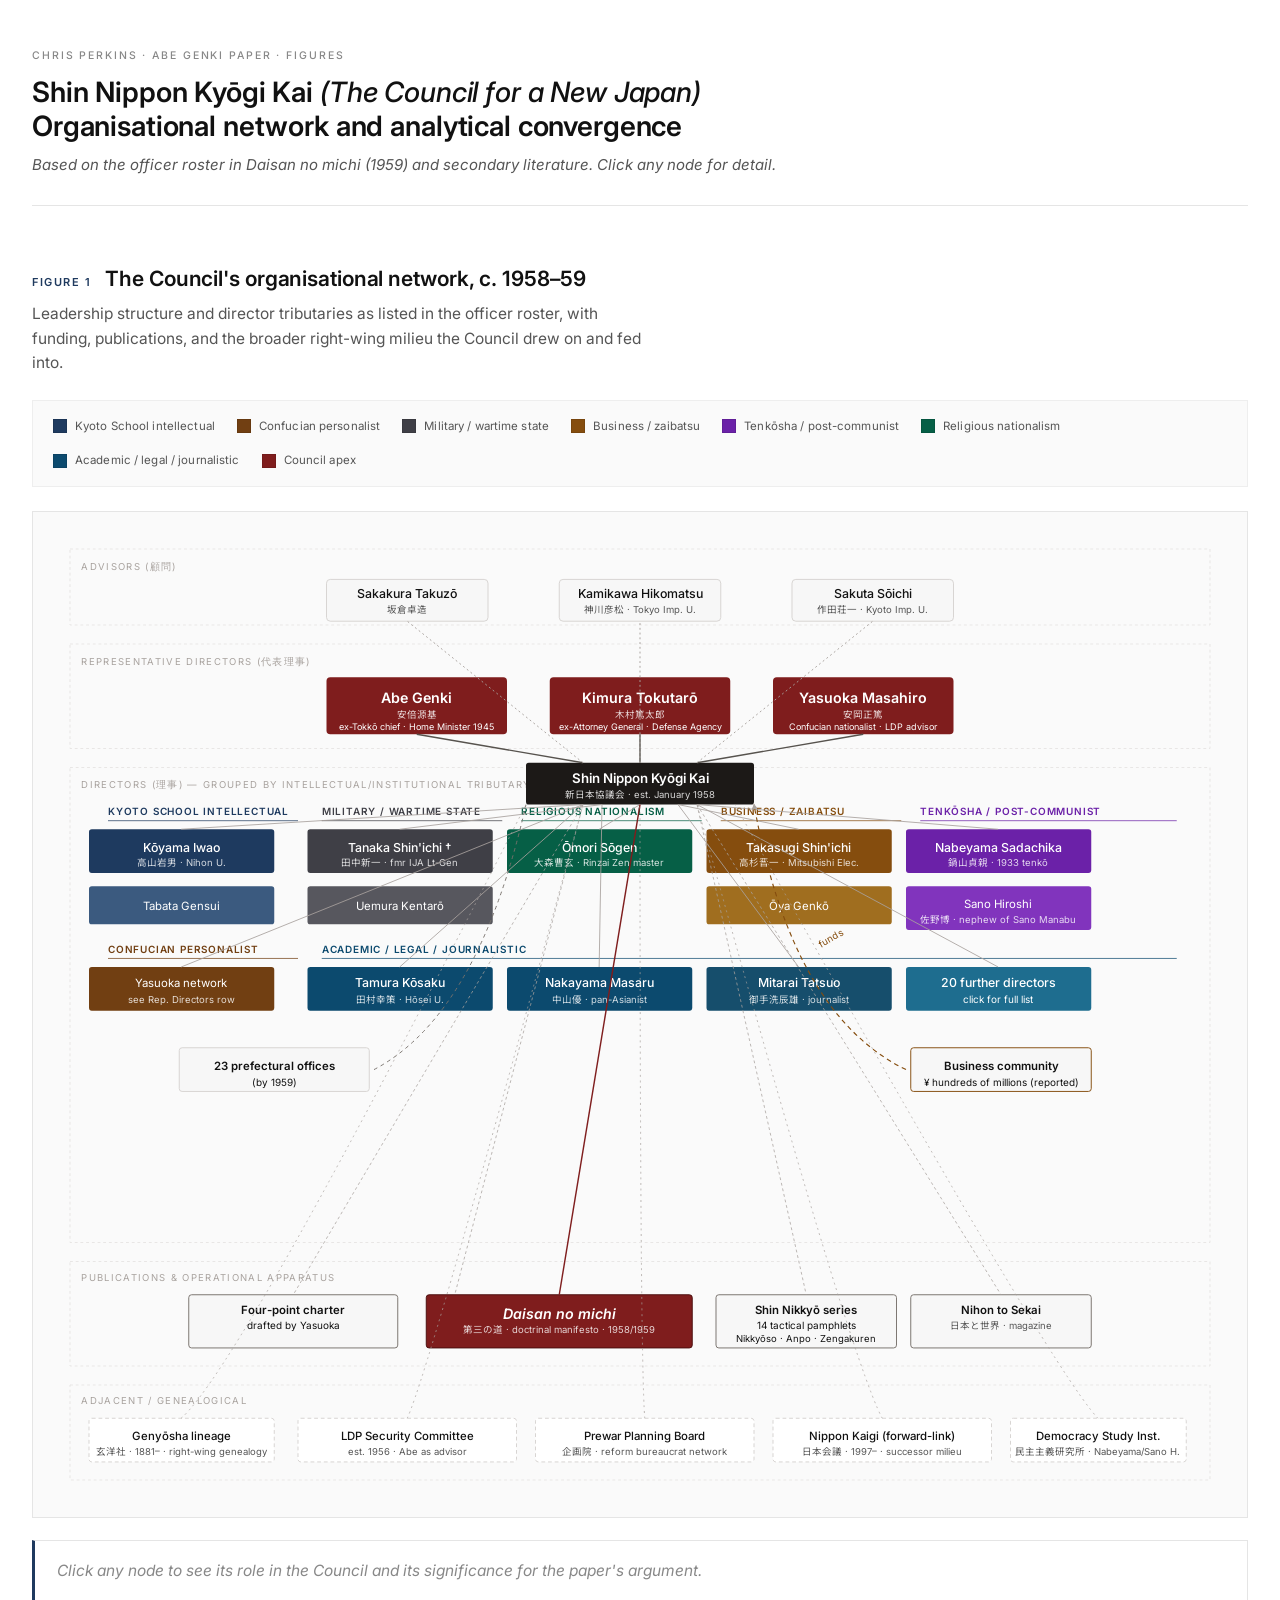
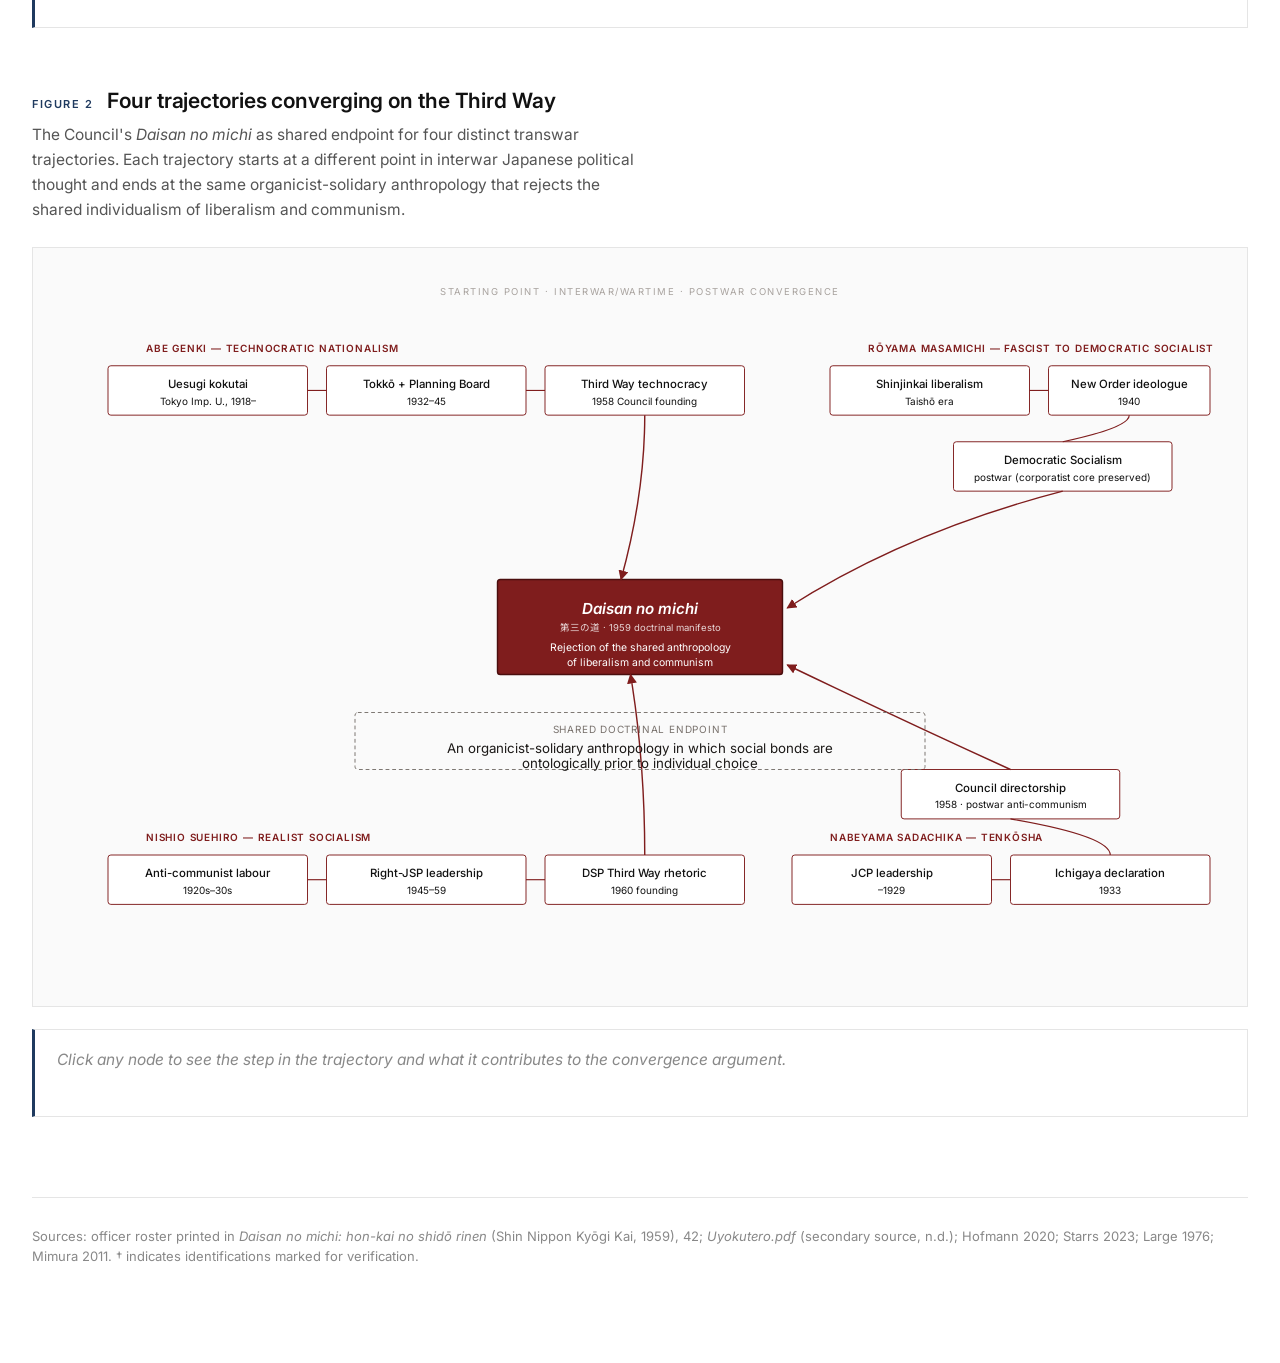
<file: tools/council-for-a-new-japan/app/index.html>
<!DOCTYPE html>
<html lang="en-GB">
<head>
<meta charset="UTF-8" />
<meta name="viewport" content="width=device-width, initial-scale=1.0" />
<title>Shin Nippon Kyōgi Kai — organisational and analytical charts</title>
<link rel="preconnect" href="https://fonts.googleapis.com" />
<link rel="preconnect" href="https://fonts.gstatic.com" crossorigin />
<link href="https://fonts.googleapis.com/css2?family=Inter:wght@400;500;600&family=Noto+Sans+JP:wght@400;500&display=swap" rel="stylesheet" />
<style>
  :root {
    --ink: #111111;
    --ink-soft: #555555;
    --ink-faint: #888888;
    --rule: #e5e5e5;
    --rule-soft: #eeeeee;
    --paper: #ffffff;
    --paper-warm: #fafafa;
    --accent: #7f1d1d;
    --accent-soft: #991b1b;
    --site-accent: #1f3a5f;
    --kyoto: #1e3a5f;
    --military: #3f3f46;
    --business: #854d0e;
    --tenko: #6b21a8;
    --religious: #065f46;
    --academic: #0c4a6e;
    --confucian: #713f12;
    --convergence: #7f1d1d;
  }

  * { box-sizing: border-box; }

  html, body {
    margin: 0;
    padding: 0;
    background: var(--paper);
    color: var(--ink);
    font-family: 'Inter', 'Noto Sans JP', system-ui, -apple-system, sans-serif;
    font-size: 16px;
    line-height: 1.6;
  }

  .frame {
    max-width: 1280px;
    margin: 0 auto;
    padding: 48px 32px 96px;
  }

  header {
    border-bottom: 1px solid var(--rule);
    padding-bottom: 28px;
    margin-bottom: 40px;
  }

  .eyebrow {
    font-family: 'Inter', sans-serif;
    font-size: 10.5px;
    letter-spacing: 0.18em;
    text-transform: uppercase;
    color: var(--ink-faint);
    font-weight: 500;
    margin-bottom: 10px;
  }

  h1 {
    font-size: 28px;
    font-weight: 600;
    line-height: 1.22;
    margin: 0 0 10px;
    letter-spacing: -0.005em;
  }

  h1 em {
    font-style: italic;
    font-weight: 500;
  }

  .byline {
    font-size: 15px;
    color: var(--ink-soft);
    font-style: italic;
  }

  .chart-section {
    margin-top: 56px;
  }

  .chart-title {
    display: flex;
    align-items: baseline;
    gap: 14px;
    margin-bottom: 6px;
  }

  .chart-num {
    font-family: 'Inter', sans-serif;
    font-size: 11px;
    letter-spacing: 0.14em;
    text-transform: uppercase;
    color: var(--site-accent);
    font-weight: 600;
  }

  h2 {
    font-size: 21px;
    font-weight: 600;
    margin: 0;
    letter-spacing: -0.005em;
  }

  .chart-lede {
    color: var(--ink-soft);
    font-size: 15.5px;
    max-width: 62ch;
    margin: 6px 0 24px;
  }

  .legend {
    display: flex;
    flex-wrap: wrap;
    gap: 16px 22px;
    margin: 0 0 24px;
    padding: 16px 20px;
    background: var(--paper-warm);
    border: 1px solid var(--rule-soft);
    font-family: 'Inter', sans-serif;
    font-size: 11.5px;
    color: var(--ink-soft);
    letter-spacing: 0.01em;
  }

  .legend-item {
    display: flex;
    align-items: center;
    gap: 8px;
  }

  .swatch {
    display: inline-block;
    width: 14px;
    height: 14px;
    border-radius: 0;
    border: 1px solid rgba(0,0,0,0.1);
  }

  .chart-wrap {
    background: var(--paper-warm);
    border: 1px solid var(--rule);
    padding: 18px;
    overflow: auto;
  }

  svg { display: block; max-width: 100%; height: auto; }

  /* node styling */
  .node rect, .node circle, .node path {
    cursor: pointer;
    transition: filter 0.2s ease, transform 0.2s ease;
  }
  .node:hover rect, .node:hover circle, .node:hover path {
    filter: brightness(1.04) drop-shadow(0 2px 6px rgba(0,0,0,0.18));
  }
  .node text {
    pointer-events: none;
    font-family: 'Inter', 'Noto Sans JP', system-ui, -apple-system, sans-serif;
    text-anchor: middle;
    dominant-baseline: middle;
    fill: #fff;
  }
  .node .jp {
    font-size: 10px;
    fill: rgba(255,255,255,0.82);
  }
  .node.light text,
  .node.light-bordered text { fill: var(--ink); }
  .node.light .jp,
  .node.light-bordered .jp { fill: var(--ink-soft); }
  .node.selected rect, .node.selected circle, .node.selected path {
    stroke: var(--accent);
    stroke-width: 2.5;
  }

  /* Info panel */
  .panel {
    margin-top: 22px;
    min-height: 88px;
    padding: 18px 22px;
    background: #fff;
    border: 1px solid var(--rule);
    border-left: 3px solid var(--site-accent);
    font-size: 15.5px;
    line-height: 1.6;
  }
  .panel .placeholder {
    color: var(--ink-faint);
    font-style: italic;
  }
  .panel h3 {
    font-size: 18px;
    margin: 0 0 4px;
    font-weight: 600;
  }
  .panel .japanese {
    font-size: 14px;
    color: var(--ink-soft);
    margin-bottom: 10px;
    font-style: italic;
  }
  .panel .role {
    font-family: 'Inter', sans-serif;
    font-size: 10.5px;
    letter-spacing: 0.14em;
    text-transform: uppercase;
    color: var(--site-accent);
    font-weight: 600;
    margin-bottom: 12px;
  }
  .panel p { margin: 0 0 10px; }
  .panel p:last-child { margin-bottom: 0; }

  footer {
    margin-top: 80px;
    padding-top: 28px;
    border-top: 1px solid var(--rule);
    font-size: 13px;
    color: var(--ink-faint);
    font-family: 'Inter', sans-serif;
  }

  @media (max-width: 900px) {
    h1 { font-size: 24px; }
    h2 { font-size: 19px; }
    .frame { padding: 32px 18px 60px; }
    .legend { font-size: 10.5px; }
  }
</style>
</head>
<body>
<div class="frame">
  <header>
    <div class="eyebrow">Chris Perkins · Abe Genki paper · Figures</div>
    <h1>Shin Nippon Kyōgi Kai <em>(The Council for a New Japan)</em><br/>Organisational network and analytical convergence</h1>
    <div class="byline">Based on the officer roster in <em>Daisan no michi</em> (1959) and secondary literature. Click any node for detail.</div>
  </header>

  <!-- ============================================================ -->
  <!-- CHART 1 — ORGANISATIONAL NETWORK                              -->
  <!-- ============================================================ -->
  <section class="chart-section">
    <div class="chart-title">
      <span class="chart-num">Figure 1</span>
      <h2>The Council's organisational network, c. 1958–59</h2>
    </div>
    <p class="chart-lede">Leadership structure and director tributaries as listed in the officer roster, with funding, publications, and the broader right-wing milieu the Council drew on and fed into.</p>

    <div class="legend">
      <div class="legend-item"><span class="swatch" style="background:var(--kyoto)"></span>Kyoto School intellectual</div>
      <div class="legend-item"><span class="swatch" style="background:var(--confucian)"></span>Confucian personalist</div>
      <div class="legend-item"><span class="swatch" style="background:var(--military)"></span>Military / wartime state</div>
      <div class="legend-item"><span class="swatch" style="background:var(--business)"></span>Business / zaibatsu</div>
      <div class="legend-item"><span class="swatch" style="background:var(--tenko)"></span>Tenkōsha / post-communist</div>
      <div class="legend-item"><span class="swatch" style="background:var(--religious)"></span>Religious nationalism</div>
      <div class="legend-item"><span class="swatch" style="background:var(--academic)"></span>Academic / legal / journalistic</div>
      <div class="legend-item"><span class="swatch" style="background:var(--accent)"></span>Council apex</div>
    </div>

    <div class="chart-wrap">
      <svg id="chart1" viewBox="0 0 1240 1020" xmlns="http://www.w3.org/2000/svg">
        <defs>
          <marker id="arrow" viewBox="0 0 10 10" refX="8" refY="5" markerWidth="6" markerHeight="6" orient="auto">
            <path d="M 0 0 L 10 5 L 0 10 z" fill="#57534e"/>
          </marker>
          <marker id="arrow-faint" viewBox="0 0 10 10" refX="8" refY="5" markerWidth="5" markerHeight="5" orient="auto">
            <path d="M 0 0 L 10 5 L 0 10 z" fill="#a8a29e"/>
          </marker>
        </defs>

        <!-- Background zones (subtle) -->
        <rect x="20" y="20" width="1200" height="80" fill="none" stroke="#e7e5e4" stroke-dasharray="3,3"/>
        <text x="32" y="42" font-family="Inter, sans-serif" font-size="10" letter-spacing="0.14em" fill="#a8a29e">ADVISORS (顧問)</text>

        <rect x="20" y="120" width="1200" height="110" fill="none" stroke="#e7e5e4" stroke-dasharray="3,3"/>
        <text x="32" y="142" font-family="Inter, sans-serif" font-size="10" letter-spacing="0.14em" fill="#a8a29e">REPRESENTATIVE DIRECTORS (代表理事)</text>

        <rect x="20" y="250" width="1200" height="500" fill="none" stroke="#e7e5e4" stroke-dasharray="3,3"/>
        <text x="32" y="272" font-family="Inter, sans-serif" font-size="10" letter-spacing="0.14em" fill="#a8a29e">DIRECTORS (理事) — GROUPED BY INTELLECTUAL/INSTITUTIONAL TRIBUTARY</text>

        <rect x="20" y="770" width="1200" height="110" fill="none" stroke="#e7e5e4" stroke-dasharray="3,3"/>
        <text x="32" y="790" font-family="Inter, sans-serif" font-size="10" letter-spacing="0.14em" fill="#a8a29e">PUBLICATIONS &amp; OPERATIONAL APPARATUS</text>

        <rect x="20" y="900" width="1200" height="100" fill="none" stroke="#e7e5e4" stroke-dasharray="3,3"/>
        <text x="32" y="920" font-family="Inter, sans-serif" font-size="10" letter-spacing="0.14em" fill="#a8a29e">ADJACENT / GENEALOGICAL</text>

        <!-- ADVISORS row -->
        <g class="node light" data-id="sakakura">
          <rect x="290" y="52" width="170" height="44" rx="4" fill="#f7f7f7" stroke="#d6d3d1" stroke-width="1"/>
          <text x="375" y="68" font-size="13" font-weight="500">Sakakura Takuzō</text>
          <text x="375" y="85" class="jp">坂倉卓造</text>
        </g>
        <g class="node light" data-id="kamikawa">
          <rect x="535" y="52" width="170" height="44" rx="4" fill="#f7f7f7" stroke="#d6d3d1" stroke-width="1"/>
          <text x="620" y="68" font-size="13" font-weight="500">Kamikawa Hikomatsu</text>
          <text x="620" y="85" class="jp">神川彦松 · Tokyo Imp. U.</text>
        </g>
        <g class="node light" data-id="sakuta">
          <rect x="780" y="52" width="170" height="44" rx="4" fill="#f7f7f7" stroke="#d6d3d1" stroke-width="1"/>
          <text x="865" y="68" font-size="13" font-weight="500">Sakuta Sōichi</text>
          <text x="865" y="85" class="jp">作田荘一 · Kyoto Imp. U.</text>
        </g>

        <!-- REPRESENTATIVE DIRECTORS -->
        <g class="node" data-id="abe">
          <rect x="290" y="155" width="190" height="60" rx="4" fill="#7f1d1d"/>
          <text x="385" y="178" font-size="15" font-weight="600">Abe Genki</text>
          <text x="385" y="195" class="jp">安倍源基</text>
          <text x="385" y="208" font-size="9.5" font-family="Inter, sans-serif">ex-Tokkō chief · Home Minister 1945</text>
        </g>
        <g class="node" data-id="kimura">
          <rect x="525" y="155" width="190" height="60" rx="4" fill="#7f1d1d"/>
          <text x="620" y="178" font-size="15" font-weight="600">Kimura Tokutarō</text>
          <text x="620" y="195" class="jp">木村篤太郎</text>
          <text x="620" y="208" font-size="9.5" font-family="Inter, sans-serif">ex-Attorney General · Defense Agency</text>
        </g>
        <g class="node" data-id="yasuoka">
          <rect x="760" y="155" width="190" height="60" rx="4" fill="#7f1d1d"/>
          <text x="855" y="178" font-size="15" font-weight="600">Yasuoka Masahiro</text>
          <text x="855" y="195" class="jp">安岡正篤</text>
          <text x="855" y="208" font-size="9.5" font-family="Inter, sans-serif">Confucian nationalist · LDP advisor</text>
        </g>

        <!-- Central Council node -->
        <g class="node" data-id="council">
          <rect x="500" y="245" width="240" height="44" rx="3" fill="#1c1917"/>
          <text x="620" y="262" font-size="14" font-weight="600">Shin Nippon Kyōgi Kai</text>
          <text x="620" y="279" class="jp" font-size="11">新日本協議会 · est. January 1958</text>
        </g>

        <!-- Lines from rep directors down to Council -->
        <line x1="385" y1="215" x2="560" y2="245" stroke="#57534e" stroke-width="1.5"/>
        <line x1="620" y1="215" x2="620" y2="245" stroke="#57534e" stroke-width="1.5"/>
        <line x1="855" y1="215" x2="680" y2="245" stroke="#57534e" stroke-width="1.5"/>

        <!-- Lines from Council up to advisors -->
        <line x1="560" y1="245" x2="375" y2="96" stroke="#a8a29e" stroke-width="1" stroke-dasharray="2,3"/>
        <line x1="620" y1="245" x2="620" y2="96" stroke="#a8a29e" stroke-width="1" stroke-dasharray="2,3"/>
        <line x1="680" y1="245" x2="865" y2="96" stroke="#a8a29e" stroke-width="1" stroke-dasharray="2,3"/>

        <!-- ===================== DIRECTOR TRIBUTARIES ===================== -->

        <!-- Tributary 1: Kyoto School intellectual (left) -->
        <text x="60" y="300" font-family="Inter, sans-serif" font-size="10.5" font-weight="600" letter-spacing="0.08em" fill="#1e3a5f">KYOTO SCHOOL INTELLECTUAL</text>
        <line x1="60" y1="306" x2="260" y2="306" stroke="#1e3a5f" stroke-width="0.75"/>
        <g class="node" data-id="koyama">
          <rect x="40" y="315" width="195" height="46" rx="3" fill="#1e3a5f"/>
          <text x="137" y="335" font-size="13" font-weight="500">Kōyama Iwao</text>
          <text x="137" y="351" class="jp">高山岩男 · Nihon U.</text>
        </g>
        <g class="node" data-id="tabata">
          <rect x="40" y="375" width="195" height="40" rx="3" fill="#3b5a7f"/>
          <text x="137" y="397" font-size="12">Tabata Gensui</text>
        </g>

        <!-- Tributary 2: Confucian personalist (also left, grouped with advisors on intellectual side) -->
        <text x="60" y="445" font-family="Inter, sans-serif" font-size="10.5" font-weight="600" letter-spacing="0.08em" fill="#713f12">CONFUCIAN PERSONALIST</text>
        <line x1="60" y1="451" x2="260" y2="451" stroke="#713f12" stroke-width="0.75"/>
        <g class="node" data-id="confucian-note">
          <rect x="40" y="460" width="195" height="46" rx="3" fill="#713f12"/>
          <text x="137" y="478" font-size="12">Yasuoka network</text>
          <text x="137" y="495" class="jp" font-size="10">see Rep. Directors row</text>
        </g>

        <!-- Tributary 3: Military / wartime state -->
        <text x="285" y="300" font-family="Inter, sans-serif" font-size="10.5" font-weight="600" letter-spacing="0.08em" fill="#3f3f46">MILITARY / WARTIME STATE</text>
        <line x1="285" y1="306" x2="475" y2="306" stroke="#3f3f46" stroke-width="0.75"/>
        <g class="node" data-id="tanaka">
          <rect x="270" y="315" width="195" height="46" rx="3" fill="#3f3f46"/>
          <text x="367" y="335" font-size="13" font-weight="500">Tanaka Shin'ichi †</text>
          <text x="367" y="351" class="jp">田中新一 · fmr IJA Lt-Gen</text>
        </g>
        <g class="node" data-id="uemura">
          <rect x="270" y="375" width="195" height="40" rx="3" fill="#57575e"/>
          <text x="367" y="397" font-size="12">Uemura Kentarō</text>
        </g>

        <!-- Tributary 4: Religious nationalism -->
        <text x="495" y="300" font-family="Inter, sans-serif" font-size="10.5" font-weight="600" letter-spacing="0.08em" fill="#065f46">RELIGIOUS NATIONALISM</text>
        <line x1="495" y1="306" x2="685" y2="306" stroke="#065f46" stroke-width="0.75"/>
        <g class="node" data-id="omori">
          <rect x="480" y="315" width="195" height="46" rx="3" fill="#065f46"/>
          <text x="577" y="335" font-size="13" font-weight="500">Ōmori Sōgen</text>
          <text x="577" y="351" class="jp">大森曹玄 · Rinzai Zen master</text>
        </g>

        <!-- Tributary 5: Business / zaibatsu -->
        <text x="705" y="300" font-family="Inter, sans-serif" font-size="10.5" font-weight="600" letter-spacing="0.08em" fill="#854d0e">BUSINESS / ZAIBATSU</text>
        <line x1="705" y1="306" x2="895" y2="306" stroke="#854d0e" stroke-width="0.75"/>
        <g class="node" data-id="takasugi">
          <rect x="690" y="315" width="195" height="46" rx="3" fill="#854d0e"/>
          <text x="787" y="335" font-size="13" font-weight="500">Takasugi Shin'ichi</text>
          <text x="787" y="351" class="jp">高杉晋一 · Mitsubishi Elec.</text>
        </g>
        <g class="node" data-id="oya">
          <rect x="690" y="375" width="195" height="40" rx="3" fill="#a06e1f"/>
          <text x="787" y="397" font-size="12">Ōya Genkō</text>
        </g>

        <!-- Tributary 6: Tenkōsha / post-communist -->
        <text x="915" y="300" font-family="Inter, sans-serif" font-size="10.5" font-weight="600" letter-spacing="0.08em" fill="#6b21a8">TENKŌSHA / POST-COMMUNIST</text>
        <line x1="915" y1="306" x2="1185" y2="306" stroke="#6b21a8" stroke-width="0.75"/>
        <g class="node" data-id="nabeyama">
          <rect x="900" y="315" width="195" height="46" rx="3" fill="#6b21a8"/>
          <text x="997" y="335" font-size="13" font-weight="500">Nabeyama Sadachika</text>
          <text x="997" y="351" class="jp">鍋山貞親 · 1933 tenkō</text>
        </g>
        <g class="node" data-id="sano">
          <rect x="900" y="375" width="195" height="46" rx="3" fill="#8134bd"/>
          <text x="997" y="395" font-size="12">Sano Hiroshi</text>
          <text x="997" y="411" class="jp" font-size="10">佐野博 · nephew of Sano Manabu</text>
        </g>

        <!-- Tributary 7: Academic / legal / journalistic (bottom, wider) -->
        <text x="285" y="445" font-family="Inter, sans-serif" font-size="10.5" font-weight="600" letter-spacing="0.08em" fill="#0c4a6e">ACADEMIC / LEGAL / JOURNALISTIC</text>
        <line x1="285" y1="451" x2="1185" y2="451" stroke="#0c4a6e" stroke-width="0.75"/>
        <g class="node" data-id="tamura">
          <rect x="270" y="460" width="195" height="46" rx="3" fill="#0c4a6e"/>
          <text x="367" y="478" font-size="13" font-weight="500">Tamura Kōsaku</text>
          <text x="367" y="495" class="jp">田村幸策 · Hōsei U.</text>
        </g>
        <g class="node" data-id="nakayama">
          <rect x="480" y="460" width="195" height="46" rx="3" fill="#0c4a6e"/>
          <text x="577" y="478" font-size="13" font-weight="500">Nakayama Masaru</text>
          <text x="577" y="495" class="jp">中山優 · pan-Asianist</text>
        </g>
        <g class="node" data-id="mitarai">
          <rect x="690" y="460" width="195" height="46" rx="3" fill="#164e6c"/>
          <text x="787" y="478" font-size="13" font-weight="500">Mitarai Tatsuo</text>
          <text x="787" y="495" class="jp">御手洗辰雄 · journalist</text>
        </g>
        <g class="node" data-id="others">
          <rect x="900" y="460" width="195" height="46" rx="3" fill="#1e6d8f"/>
          <text x="997" y="478" font-size="13" font-weight="500">20 further directors</text>
          <text x="997" y="495" font-size="10.5" font-family="Inter, sans-serif">click for full list</text>
        </g>

        <!-- Lines from tributaries to Council (drawn behind via reference but placed here) -->
        <g stroke="#a8a29e" stroke-width="0.9" fill="none">
          <line x1="137" y1="315" x2="560" y2="289"/>
          <line x1="367" y1="315" x2="580" y2="289"/>
          <line x1="577" y1="315" x2="620" y2="289"/>
          <line x1="787" y1="315" x2="660" y2="289"/>
          <line x1="997" y1="315" x2="680" y2="289"/>
          <line x1="367" y1="460" x2="560" y2="289"/>
          <line x1="577" y1="460" x2="580" y2="289"/>
          <line x1="787" y1="460" x2="660" y2="289"/>
          <line x1="997" y1="460" x2="680" y2="289"/>
          <line x1="137" y1="460" x2="560" y2="289"/>
        </g>

        <!-- ===================== FUNDING & OPERATIONAL ===================== -->
        <!-- Funding arrow from Takasugi/business to Council (separate annotation) -->
        <g class="node light-bordered" data-id="funding">
          <rect x="905" y="545" width="190" height="46" rx="3" fill="#f7f7f7" stroke="#854d0e" stroke-width="1"/>
          <text x="1000" y="565" font-size="12" font-weight="600">Business community</text>
          <text x="1000" y="582" font-size="10.5" fill="#44403c">¥ hundreds of millions (reported)</text>
        </g>
        <path d="M 900 568 Q 780 510 740 289" stroke="#854d0e" stroke-width="1.2" fill="none" stroke-dasharray="5,4" marker-end="url(#arrow-faint)"/>
        <text x="810" y="440" font-family="Inter, sans-serif" font-size="10" fill="#854d0e" transform="rotate(-30 810 440)">funds</text>

        <!-- Regional offices -->
        <g class="node light-bordered" data-id="regional">
          <rect x="135" y="545" width="200" height="46" rx="3" fill="#f7f7f7" stroke="#d6d3d1"/>
          <text x="235" y="565" font-size="12" font-weight="600">23 prefectural offices</text>
          <text x="235" y="582" font-size="10.5" fill="#44403c">(by 1959)</text>
        </g>
        <path d="M 340 568 Q 450 510 500 289" stroke="#78716c" stroke-width="1" fill="none" stroke-dasharray="4,4"/>

        <!-- PUBLICATIONS ROW -->
        <g class="node" data-id="daisan">
          <rect x="395" y="805" width="280" height="56" rx="3" fill="#7f1d1d" stroke="#4a0e0e" stroke-width="1"/>
          <text x="535" y="826" font-size="15" font-weight="600" font-style="italic">Daisan no michi</text>
          <text x="535" y="843" class="jp" font-size="11">第三の道 · doctrinal manifesto · 1958/1959</text>
        </g>
        <g class="node light-bordered" data-id="nikkyo">
          <rect x="700" y="805" width="190" height="56" rx="3" fill="#f7f7f7" stroke="#78716c"/>
          <text x="795" y="822" font-size="12" font-weight="600">Shin Nikkyō series</text>
          <text x="795" y="838" font-size="10.5">14 tactical pamphlets</text>
          <text x="795" y="852" font-size="10" fill="#78716c">Nikkyōso · Anpo · Zengakuren</text>
        </g>
        <g class="node light-bordered" data-id="nihonseikai">
          <rect x="905" y="805" width="190" height="56" rx="3" fill="#f7f7f7" stroke="#78716c"/>
          <text x="1000" y="822" font-size="12" font-weight="600">Nihon to Sekai</text>
          <text x="1000" y="838" class="jp">日本と世界 · magazine</text>
        </g>
        <g class="node light-bordered" data-id="shushi">
          <rect x="145" y="805" width="220" height="56" rx="3" fill="#f7f7f7" stroke="#78716c"/>
          <text x="255" y="822" font-size="12" font-weight="600">Four-point charter</text>
          <text x="255" y="838" font-size="10.5" fill="#44403c">drafted by Yasuoka</text>
        </g>

        <!-- Lines from Council to publications -->
        <line x1="560" y1="289" x2="425" y2="805" stroke="#a8a29e" stroke-width="0.8" stroke-dasharray="3,3"/>
        <line x1="620" y1="289" x2="535" y2="805" stroke="#7f1d1d" stroke-width="1.5"/>
        <line x1="680" y1="289" x2="795" y2="805" stroke="#a8a29e" stroke-width="0.8" stroke-dasharray="3,3"/>
        <line x1="680" y1="289" x2="1000" y2="805" stroke="#a8a29e" stroke-width="0.8" stroke-dasharray="3,3"/>
        <line x1="560" y1="289" x2="255" y2="805" stroke="#a8a29e" stroke-width="0.8" stroke-dasharray="3,3"/>

        <!-- ADJACENT / GENEALOGICAL -->
        <g class="node light" data-id="genyosha">
          <rect x="40" y="935" width="195" height="46" rx="3" fill="#ffffff" stroke="#d6d3d1" stroke-dasharray="4,3"/>
          <text x="137" y="955" font-size="12" font-weight="500" fill="#1c1917">Genyōsha lineage</text>
          <text x="137" y="971" class="jp" font-size="10" fill="#78716c">玄洋社 · 1881– · right-wing genealogy</text>
        </g>
        <g class="node light" data-id="ldpcommittee">
          <rect x="260" y="935" width="230" height="46" rx="3" fill="#ffffff" stroke="#d6d3d1" stroke-dasharray="4,3"/>
          <text x="375" y="955" font-size="12" font-weight="500" fill="#1c1917">LDP Security Committee</text>
          <text x="375" y="971" class="jp" font-size="10" fill="#78716c">est. 1956 · Abe as advisor</text>
        </g>
        <g class="node light" data-id="planning-board">
          <rect x="510" y="935" width="230" height="46" rx="3" fill="#ffffff" stroke="#d6d3d1" stroke-dasharray="4,3"/>
          <text x="625" y="955" font-size="12" font-weight="500" fill="#1c1917">Prewar Planning Board</text>
          <text x="625" y="971" class="jp" font-size="10" fill="#78716c">企画院 · reform bureaucrat network</text>
        </g>
        <g class="node light" data-id="nipponkaigi">
          <rect x="760" y="935" width="230" height="46" rx="3" fill="#ffffff" stroke="#d6d3d1" stroke-dasharray="4,3"/>
          <text x="875" y="955" font-size="12" font-weight="500" fill="#1c1917">Nippon Kaigi (forward-link)</text>
          <text x="875" y="971" class="jp" font-size="10" fill="#78716c">日本会議 · 1997– · successor milieu</text>
        </g>
        <g class="node light" data-id="democracy-institute">
          <rect x="1010" y="935" width="185" height="46" rx="3" fill="#ffffff" stroke="#d6d3d1" stroke-dasharray="4,3"/>
          <text x="1102" y="955" font-size="12" font-weight="500" fill="#1c1917">Democracy Study Inst.</text>
          <text x="1102" y="971" class="jp" font-size="10" fill="#78716c">民主主義研究所 · Nabeyama/Sano H.</text>
        </g>

        <!-- Dashed genealogical connections to Council -->
        <path d="M 137 935 Q 200 880 500 289" stroke="#a8a29e" stroke-width="0.8" fill="none" stroke-dasharray="2,4"/>
        <path d="M 375 935 Q 400 880 560 289" stroke="#a8a29e" stroke-width="0.8" fill="none" stroke-dasharray="2,4"/>
        <path d="M 625 935 Q 620 870 620 289" stroke="#a8a29e" stroke-width="0.8" fill="none" stroke-dasharray="2,4"/>
        <path d="M 875 935 Q 840 870 680 289" stroke="#a8a29e" stroke-width="0.8" fill="none" stroke-dasharray="2,4"/>
        <path d="M 1102 935 Q 1050 880 720 289" stroke="#a8a29e" stroke-width="0.8" fill="none" stroke-dasharray="2,4"/>

      </svg>
    </div>
    <div class="panel" id="panel1">
      <p class="placeholder">Click any node to see its role in the Council and its significance for the paper's argument.</p>
    </div>
  </section>

  <!-- ============================================================ -->
  <!-- CHART 2 — CONVERGENCE ARGUMENT                                -->
  <!-- ============================================================ -->
  <section class="chart-section">
    <div class="chart-title">
      <span class="chart-num">Figure 2</span>
      <h2>Four trajectories converging on the Third Way</h2>
    </div>
    <p class="chart-lede">The Council's <em>Daisan no michi</em> as shared endpoint for four distinct transwar trajectories. Each trajectory starts at a different point in interwar Japanese political thought and ends at the same organicist-solidary anthropology that rejects the shared individualism of liberalism and communism.</p>

    <div class="chart-wrap">
      <svg id="chart2" viewBox="0 0 1240 760" xmlns="http://www.w3.org/2000/svg">
        <defs>
          <marker id="arrow2" viewBox="0 0 10 10" refX="9" refY="5" markerWidth="7" markerHeight="7" orient="auto">
            <path d="M 0 0 L 10 5 L 0 10 z" fill="#7f1d1d"/>
          </marker>
        </defs>

        <!-- Axis label -->
        <text x="620" y="30" text-anchor="middle" font-family="Inter, sans-serif" font-size="10" letter-spacing="0.16em" fill="#a8a29e">STARTING POINT · INTERWAR/WARTIME · POSTWAR CONVERGENCE</text>

        <!-- Central endpoint node (Third Way / Daisan no michi) -->
        <g class="node" data-id="c-daisan">
          <rect x="470" y="330" width="300" height="100" rx="3" fill="#7f1d1d" stroke="#4a0e0e" stroke-width="1.5"/>
          <text x="620" y="362" font-size="16" font-weight="600" font-style="italic">Daisan no michi</text>
          <text x="620" y="381" class="jp" font-size="12">第三の道 · 1959 doctrinal manifesto</text>
          <text x="620" y="402" font-size="11" font-family="Inter, sans-serif" fill="rgba(255,255,255,0.88)">Rejection of the shared anthropology</text>
          <text x="620" y="418" font-size="11" font-family="Inter, sans-serif" fill="rgba(255,255,255,0.88)">of liberalism and communism</text>
        </g>

        <!-- Trajectory 1: Abe / technocratic nationalism (top-left) -->
        <text x="100" y="90" font-family="Inter, sans-serif" font-size="10.5" font-weight="600" letter-spacing="0.08em" fill="#7f1d1d">ABE GENKI — TECHNOCRATIC NATIONALISM</text>
        <g class="node light" data-id="t1-start">
          <rect x="60" y="105" width="210" height="52" rx="3" fill="#ffffff" stroke="#7f1d1d" stroke-width="1"/>
          <text x="165" y="125" font-size="12" font-weight="500">Uesugi kokutai</text>
          <text x="165" y="143" font-size="10.5" fill="#44403c">Tokyo Imp. U., 1918–</text>
        </g>
        <g class="node light" data-id="t1-mid">
          <rect x="290" y="105" width="210" height="52" rx="3" fill="#ffffff" stroke="#7f1d1d" stroke-width="1"/>
          <text x="395" y="125" font-size="12" font-weight="500">Tokkō + Planning Board</text>
          <text x="395" y="143" font-size="10.5" fill="#44403c">1932–45</text>
        </g>
        <g class="node light" data-id="t1-end">
          <rect x="520" y="105" width="210" height="52" rx="3" fill="#ffffff" stroke="#7f1d1d" stroke-width="1"/>
          <text x="625" y="125" font-size="12" font-weight="500">Third Way technocracy</text>
          <text x="625" y="143" font-size="10.5" fill="#44403c">1958 Council founding</text>
        </g>
        <line x1="270" y1="131" x2="290" y2="131" stroke="#7f1d1d" stroke-width="1.2"/>
        <line x1="500" y1="131" x2="520" y2="131" stroke="#7f1d1d" stroke-width="1.2"/>
        <path d="M 625 157 Q 625 240 600 330" stroke="#7f1d1d" stroke-width="1.5" fill="none" marker-end="url(#arrow2)"/>

        <!-- Trajectory 2: Rōyama / ex-fascist democratic socialism (top-right) -->
        <text x="860" y="90" font-family="Inter, sans-serif" font-size="10.5" font-weight="600" letter-spacing="0.08em" fill="#7f1d1d">RŌYAMA MASAMICHI — FASCIST TO DEMOCRATIC SOCIALIST</text>
        <g class="node light" data-id="t2-start">
          <rect x="820" y="105" width="210" height="52" rx="3" fill="#ffffff" stroke="#7f1d1d" stroke-width="1"/>
          <text x="925" y="125" font-size="12" font-weight="500">Shinjinkai liberalism</text>
          <text x="925" y="143" font-size="10.5" fill="#44403c">Taishō era</text>
        </g>
        <g class="node light" data-id="t2-mid">
          <rect x="1050" y="105" width="170" height="52" rx="3" fill="#ffffff" stroke="#7f1d1d" stroke-width="1"/>
          <text x="1135" y="125" font-size="12" font-weight="500">New Order ideologue</text>
          <text x="1135" y="143" font-size="10.5" fill="#44403c">1940</text>
        </g>
        <line x1="1030" y1="131" x2="1050" y2="131" stroke="#7f1d1d" stroke-width="1.2"/>
        <g class="node light" data-id="t2-end">
          <rect x="950" y="185" width="230" height="52" rx="3" fill="#ffffff" stroke="#7f1d1d" stroke-width="1"/>
          <text x="1065" y="205" font-size="12" font-weight="500">Democratic Socialism</text>
          <text x="1065" y="223" font-size="10.5" fill="#44403c">postwar (corporatist core preserved)</text>
        </g>
        <path d="M 1135 157 Q 1135 170 1065 185" stroke="#7f1d1d" stroke-width="1.2" fill="none"/>
        <path d="M 1065 237 Q 900 280 775 360" stroke="#7f1d1d" stroke-width="1.5" fill="none" marker-end="url(#arrow2)"/>

        <!-- Trajectory 3: Nishio / realist socialism (bottom-left) -->
        <text x="100" y="605" font-family="Inter, sans-serif" font-size="10.5" font-weight="600" letter-spacing="0.08em" fill="#7f1d1d">NISHIO SUEHIRO — REALIST SOCIALISM</text>
        <g class="node light" data-id="t3-start">
          <rect x="60" y="620" width="210" height="52" rx="3" fill="#ffffff" stroke="#7f1d1d" stroke-width="1"/>
          <text x="165" y="640" font-size="12" font-weight="500">Anti-communist labour</text>
          <text x="165" y="658" font-size="10.5" fill="#44403c">1920s–30s</text>
        </g>
        <g class="node light" data-id="t3-mid">
          <rect x="290" y="620" width="210" height="52" rx="3" fill="#ffffff" stroke="#7f1d1d" stroke-width="1"/>
          <text x="395" y="640" font-size="12" font-weight="500">Right-JSP leadership</text>
          <text x="395" y="658" font-size="10.5" fill="#44403c">1945–59</text>
        </g>
        <g class="node light" data-id="t3-end">
          <rect x="520" y="620" width="210" height="52" rx="3" fill="#ffffff" stroke="#7f1d1d" stroke-width="1"/>
          <text x="625" y="640" font-size="12" font-weight="500">DSP Third Way rhetoric</text>
          <text x="625" y="658" font-size="10.5" fill="#44403c">1960 founding</text>
        </g>
        <line x1="270" y1="646" x2="290" y2="646" stroke="#7f1d1d" stroke-width="1.2"/>
        <line x1="500" y1="646" x2="520" y2="646" stroke="#7f1d1d" stroke-width="1.2"/>
        <path d="M 625 620 Q 625 520 610 430" stroke="#7f1d1d" stroke-width="1.5" fill="none" marker-end="url(#arrow2)"/>

        <!-- Trajectory 4: Nabeyama / tenkōsha (bottom-right) -->
        <text x="820" y="605" font-family="Inter, sans-serif" font-size="10.5" font-weight="600" letter-spacing="0.08em" fill="#7f1d1d">NABEYAMA SADACHIKA — TENKŌSHA</text>
        <g class="node light" data-id="t4-start">
          <rect x="780" y="620" width="210" height="52" rx="3" fill="#ffffff" stroke="#7f1d1d" stroke-width="1"/>
          <text x="885" y="640" font-size="12" font-weight="500">JCP leadership</text>
          <text x="885" y="658" font-size="10.5" fill="#44403c">–1929</text>
        </g>
        <g class="node light" data-id="t4-mid">
          <rect x="1010" y="620" width="210" height="52" rx="3" fill="#ffffff" stroke="#7f1d1d" stroke-width="1"/>
          <text x="1115" y="640" font-size="12" font-weight="500">Ichigaya declaration</text>
          <text x="1115" y="658" font-size="10.5" fill="#44403c">1933</text>
        </g>
        <g class="node light" data-id="t4-end">
          <rect x="895" y="530" width="230" height="52" rx="3" fill="#ffffff" stroke="#7f1d1d" stroke-width="1"/>
          <text x="1010" y="550" font-size="12" font-weight="500">Council directorship</text>
          <text x="1010" y="568" font-size="10.5" fill="#44403c">1958 · postwar anti-communism</text>
        </g>
        <line x1="990" y1="646" x2="1010" y2="646" stroke="#7f1d1d" stroke-width="1.2"/>
        <path d="M 1115 620 Q 1115 600 1010 582" stroke="#7f1d1d" stroke-width="1.2" fill="none"/>
        <path d="M 1010 530 Q 900 480 775 420" stroke="#7f1d1d" stroke-width="1.5" fill="none" marker-end="url(#arrow2)"/>

        <!-- Shared endpoint label -->
        <g>
          <rect x="320" y="470" width="600" height="60" rx="3" fill="none" stroke="#78716c" stroke-dasharray="4,3" stroke-width="1"/>
          <text x="620" y="492" text-anchor="middle" font-family="Inter, sans-serif" font-size="10.5" fill="#78716c" letter-spacing="0.08em">SHARED DOCTRINAL ENDPOINT</text>
          <text x="620" y="513" text-anchor="middle" font-size="14" fill="#1c1917">An organicist-solidary anthropology in which social bonds are</text>
          <text x="620" y="528" text-anchor="middle" font-size="14" fill="#1c1917">ontologically prior to individual choice</text>
        </g>

      </svg>
    </div>
    <div class="panel" id="panel2">
      <p class="placeholder">Click any node to see the step in the trajectory and what it contributes to the convergence argument.</p>
    </div>
  </section>

  <footer>
    Sources: officer roster printed in <em>Daisan no michi: hon-kai no shidō rinen</em> (Shin Nippon Kyōgi Kai, 1959), 42; <em>Uyokutero.pdf</em> (secondary source, n.d.); Hofmann 2020; Starrs 2023; Large 1976; Mimura 2011. † indicates identifications marked for verification.
  </footer>
</div>

<script>
const data = {
  // CHART 1 nodes
  sakakura: { title: "Sakakura Takuzō", jp: "坂倉卓造", role: "ADVISOR", body: ["Advisor to the Council, appearing in the advisory row of the 1959 officer roster. Context for his specific affiliation at the date of the Council's formation is not securely established in the secondary literature I have checked, but his presence in the advisor trio alongside two senior imperial-university nationalist academics suggests a figure of comparable standing."] },
  kamikawa: { title: "Kamikawa Hikomatsu", jp: "神川彦松 · Tokyo Imperial University", role: "ADVISOR", body: ["Chair of international politics at Tokyo Imperial University. Long-standing academic presence in prewar and postwar Japanese international relations scholarship. His presence in the advisory row gives the Council academic respectability at the apex of the Tokyo university system, complementing Sakuta's corresponding position at Kyoto."] },
  sakuta: { title: "Sakuta Sōichi", jp: "作田荘一 · Kyoto Imperial University", role: "ADVISOR", body: ["Senior Kyoto Imperial University economist whose prewar and wartime writings helped articulate the intellectual case for Japanese statist political economy. His presence as advisor confirms that the Council's Kyoto-nationalist intellectual support is broader than Kōyama individually, and that it was drawn as an institutional milieu, not just through a single director."] },

  abe: { title: "Abe Genki", jp: "安倍源基 (1894–1989)", role: "REPRESENTATIVE DIRECTOR", body: ["Former Head of the Tokkō (Special Higher Police), Superintendent-General of the Metropolitan Police, and Japan's last wartime Home Minister (April 1945). Held in Sugamo as a Class A suspect; released 24 December 1949.", "In the Council he represents the security-bureaucracy tributary: the ex-Home Ministry network, the tokkō apparatus, and the reform-bureaucrat planning tradition. His chairmanship makes the Council a public re-assembly of the prewar security state on a civil-society basis."] },
  kimura: { title: "Kimura Tokutarō", jp: "木村篤太郎 (1886–1982)", role: "REPRESENTATIVE DIRECTOR", body: ["Former Attorney General, postwar Minister of Justice under Yoshida, and subsequent Defense Agency director-general under Hatoyama. Key figure in the 1950s rearmament push and in the legal-political establishment's anti-communist orientation.", "In the Council he represents the postwar legal-political establishment, giving the organisation a direct line into the LDP's security policy apparatus and specifically into the rearmament debate."] },
  yasuoka: { title: "Yasuoka Masahiro", jp: "安岡正篤 (1898–1983)", role: "REPRESENTATIVE DIRECTOR", body: ["The most important Confucian-conservative intellectual of twentieth-century Japan. Author of the Council's four-point charter. Advisor to successive LDP prime ministers; his Kinkeigakuin and related networks supplied conservative moral-philosophical resources to both elite and corporate Japan for four decades.", "His status as representative director — not advisor, as the existing secondary literature has sometimes assumed — is analytically central. It places him inside the Council's executive, not at its periphery, and supports the reading of Daisan no michi as a collaborative Kōyama–Yasuoka production rather than as Kōyama's sole work."] },

  council: { title: "Shin Nippon Kyōgi Kai", jp: "新日本協議会 (The Council for a New Japan)", role: "THE COUNCIL", body: ["Founded January 1958. Headquarters at Kanda Mitoshiro-chō 6, Chiyoda-ku, Tokyo. Three representative directors, three advisors, approximately 25 directors, 23 prefectural branches by 1959.", "Self-described as a national front uniting those who share its patriotic and anti-communist aspirations. The centrepiece of the paper's argument: a civil-society reconstruction of prewar right-wing networks under democratic conditions, with Daisan no michi as its doctrinal core."] },

  koyama: { title: "Kōyama Iwao", jp: "高山岩男 (1905–1993)", role: "DIRECTOR · KYOTO SCHOOL", body: ["Nihon University philosopher, key Kyoto School figure. Participant in the 1942–43 Chūōkōron roundtables on the 'world-historical standpoint', author of Sekai-shi no tetsugaku (1942), central articulator of Japan's wartime world-historical mission doctrine. Purged during occupation, rehabilitated in the 1950s.", "Primary philosophical author of Daisan no michi, with Yasuoka's Confucian substrate in the anthropological chapters. His directorship places the Kyoto School project inside the organisational apparatus of the postwar right, not adjacent to it."] },
  tabata: { title: "Tabata Gensui", jp: "田畑厳穂", role: "DIRECTOR · KYOTO SCHOOL MILIEU", body: ["Listed in the director roster. Association with the Kyoto-school milieu is my tentative reading based on the name cluster; identification should be verified before the paper commits to it."] },
  "confucian-note": { title: "Yasuoka's Confucian network", jp: "", role: "TRIBUTARY SUMMARY", body: ["Yasuoka's own network (Kinkeigakuin and its wider orbit) supplied the Confucian-personalist substrate visible in the anthropological chapters of Daisan no michi. Yasuoka himself is formally in the representative-directors row, but as a tributary his Confucian reach into corporate and LDP Japan was far broader than the Council's roster alone reveals."] },

  tanaka: { title: "Tanaka Shin'ichi †", jp: "田中新一 (1893–1976)", role: "DIRECTOR · MILITARY / WARTIME STATE", body: ["Former Lieutenant General in the Imperial Japanese Army and chief of the Army General Staff's Operations Section in the early Pacific War. Major advocate of war with the United States. Held in Sugamo as a Class A suspect.", "† The identification as this Tanaka Shin'ichi is made on the basis of the name and the Council's known composition but should be verified. If correct, his directorship gives the Council a direct line to the wartime military command, complementing the civilian-security line that runs through Abe."] },
  uemura: { title: "Uemura Kentarō", jp: "上村健太郎", role: "DIRECTOR", body: ["Director listed in the 1959 roster. Specific biographical identification pending verification. Placed here on the provisional assumption of a bureaucratic or military-associated career; if this is the senior Home Ministry civil servant of the same name, he would sit naturally in the Abe tributary."] },

  omori: { title: "Ōmori Sōgen", jp: "大森曹玄 (1904–1994)", role: "DIRECTOR · RELIGIOUS NATIONALISM", body: ["Rinzai Zen master, calligrapher, martial-arts teacher, and head of Tesshū-kai. Abbot of Hosshinji. Longstanding connection between militant Zen practice and Japanese nationalist thought; wartime figure in the militarist-Zen tradition that Brian Victoria has documented.", "His directorship gives the Council an explicit religious-nationalist connection, distinct from but adjacent to the Kyoto School's philosophical idiom."] },

  takasugi: { title: "Takasugi Shin'ichi", jp: "高杉晋一 (1892–1978)", role: "DIRECTOR · BUSINESS / ZAIBATSU", body: ["Chairman of Mitsubishi Electric and a central figure in the postwar zaibatsu leadership. Later famous for the 1965 'Takasugi remark' during normalisation talks with South Korea.", "Handled the Council's fundraising. His presence is the Council's primary business-community anchor, enabling the reported annual budget of several hundred million yen and giving the organisation a direct line into Japan's industrial conservatism."] },
  oya: { title: "Ōya Genkō", jp: "大屋源幸", role: "DIRECTOR · BUSINESS", body: ["Director listed in the 1959 roster. Note that this is Ōya Genkō (大屋源幸), not Ōya Shinzō (大屋晋三, the Teijin chairman and later minister). Specific biographical identification pending. Placed in the business tributary provisionally."] },

  nabeyama: { title: "Nabeyama Sadachika", jp: "鍋山貞親 (1901–1979)", role: "DIRECTOR · TENKŌSHA", body: ["Co-author with Sano Manabu of the 1933 Ichigaya Prison joint declaration, the landmark tenkō of the prewar period. The declaration, issued during Abe's tenure as head of the Tokyo Tokkō, became the canonical template for the mass tenkō that followed.", "His directorship of the Council in 1958 is therefore not incidental. It is the institutional afterlife of the state technique Abe administered in the 1930s, now reconstituted as organisational collaboration between the former converter and the most famous of the former converted. For the paper's convergence argument, Nabeyama is the clearest empirical case of transit from Marxist collectivism through tenkō to postwar national-organicist anti-communism — a trajectory that ends at the same anthropological endpoint as Abe's, Rōyama's, and Nishio's."] },
  sano: { title: "Sano Hiroshi", jp: "佐野博 (nephew of Sano Manabu 佐野学)", role: "DIRECTOR · TENKŌSHA", body: ["Not to be confused with Sano Manabu (佐野学), the 1933 Ichigaya Prison tenkō declarant. Sano Manabu died in March 1953 and cannot have been on the 1958 Council board; Sano Hiroshi is his nephew, active through the postwar Democracy Study Institute (民主主義研究所) and related anti-communist organisational networks.", "His directorship alongside Nabeyama strengthens the tenkōsha tributary and, with it, the convergence argument about former communist collectivism as one of the routes into the Council's organicist anti-liberalism."] },

  tamura: { title: "Tamura Kōsaku", jp: "田村幸策", role: "DIRECTOR · ACADEMIC", body: ["Hōsei University professor of international relations, prewar and postwar diplomatic historian. His presence gives the Council academic-international-politics respectability at the director level, complementing Kamikawa's at the advisory level."] },
  nakayama: { title: "Nakayama Masaru", jp: "中山優", role: "DIRECTOR · PAN-ASIANISM", body: ["Pan-Asianist writer and China specialist, associated with the Manchukuo cultural-policy apparatus and with the broader pan-Asianist networks around Ishiwara Kanji. His directorship gives the Council a direct link to the prewar pan-Asianist tradition that Daisan no michi's tenth chapter softens but preserves in its repurposed form as 'commonality of historical destiny'."] },
  mitarai: { title: "Mitarai Tatsuo", jp: "御手洗辰雄", role: "DIRECTOR · JOURNALIST", body: ["Conservative journalist and political commentator. Key node for the Council's media reach into the wider conservative press, complementing the tactical-pamphlet machinery of the Shin Nikkyō series and giving the organisation outlets in the mainstream commercial press."] },
  others: { title: "20 further directors", jp: "", role: "ROSTER OVERFLOW", body: ["Ibe Masaichi, Ōnishi Kunitoshi, Kurihara Minoru, Sakura Shigeo, Suzuki Zen'ichi, Nakagawa Hiroshi, Nakamura Kinujirō, Kusaka Tōgo, Furuya Shigeru, Masuo Hikotarō, Mitsuma Shingo, Yumiie Shichirō, Yokota Jūzaemon, and others. Each has a specific trajectory; several are plausibly in the bureaucratic, military, or business tributaries above but have not been individually researched for this paper."] },

  funding: { title: "Business-community funding", jp: "", role: "OPERATIONAL", body: ["Council members paid annual fees of ¥10,000 (individual), but the bulk of operational funding came from business community contributions managed by Takasugi. Reported total contributions reaching several hundred million yen (source: Uyokutero.pdf). This funding enabled the 23 prefectural offices and the sustained publication programme."] },
  regional: { title: "23 prefectural offices", jp: "", role: "OPERATIONAL · BY 1959", body: ["By 1959 the Council had branch offices in 23 prefectures, giving it national propaganda reach alongside its Tokyo-centred leadership and publications apparatus. This regional footprint distinguishes the Council from a purely metropolitan intellectual coterie and supports the paper's claim about the publicly institutional character of the postwar right's ideological work."] },

  daisan: { title: "Daisan no michi", jp: "第三の道 · 本会の指導理念", role: "DOCTRINAL MANIFESTO", body: ["The Council's 27-page doctrinal pamphlet, published 1958 and reprinted 27 November 1959 to circulate into the Anpo build-up. Self-described as the Council's shidō rinen (guiding philosophy).", "Analytically, the paper's single most important primary source. Its ten chapters move through a critique of liberal-communist shared individualism (chs. 4–6), a positive organicist anthropology (chs. 5–6), an argument for constitutional emergency provisions (ch. 7), a rejection of neutralism-within-great-power-rivalry (ch. 9), and a concluding assignment of world-historical mission to the Japanese people (ch. 10).", "Best read as a collaborative Kōyama–Yasuoka production: Kyoto School philosophical architecture plus Confucian moral substance."] },
  nikkyo: { title: "Shin Nikkyō pamphlet series", jp: "14 tactical pamphlets", role: "OPERATIONAL · PUBLICATIONS", body: ["Fourteen numbered tactical pamphlets catalogued in the back matter of Daisan no michi. Subject distribution: five on the Japan Teachers Union (including the 1957–58 teacher-evaluation dispute), two on the Security Treaty and neutralism, three on the Socialist and Communist parties, one each on Zengakuren, the Kimigayo anthem, international communism, and Soviet/Chinese conditions.", "The operational arm of the Council's civil-society counter-mobilisation. The tactical register complements the doctrinal register of Daisan no michi itself."] },
  nihonseikai: { title: "Nihon to Sekai", jp: "日本と世界", role: "OPERATIONAL · MAGAZINE", body: ["The Council's monthly magazine, targeted at a broader readership than the Shin Nikkyō tactical pamphlets and giving the organisation a more sustained presence in the conservative press ecosystem."] },
  shushi: { title: "The Four-Point Charter", jp: "本会の趣旨", role: "FOUNDATIONAL DOCUMENT", body: ["The Council's shorter founding statement, drafted by Yasuoka and printed alongside Daisan no michi in the same volume. Four points: (1) democratic new Japan in accordance with history and tradition; (2) independence and morality; (3) elimination of 'foreign conspiracies' and 'communist defeatism'; (4) cooperation with the free world.", "The charter's formula of 'democratic Japan in accordance with history and tradition' encapsulates the translation problem the whole Third Way programme was trying to solve."] },

  genyosha: { title: "Genyōsha lineage", jp: "玄洋社 (1881–1946)", role: "ADJACENT · PREWAR RIGHT-WING GENEALOGY", body: ["Founded 1881 as a pan-Asianist and ultranationalist society; proscribed by SCAP in 1946. Genyōsha and its successor organisations (notably Kokuryūkai) provided much of the organisational vocabulary and network substrate that postwar right-wing groupings drew on.", "Adjacent rather than directly connected: the Council does not descend from Genyōsha organisationally, but it operates within a milieu shaped by the Genyōsha genealogy, and several of its directors have links to that milieu."] },
  ldpcommittee: { title: "LDP Special Committee on Public Security", jp: "est. 1956", role: "ADJACENT · CONSERVATIVE POLICY APPARATUS", body: ["The LDP Special Committee on Public Security Measures, established in 1956, transmitted prewar-security-state knowledge and technique to a new generation of postwar security officials. Abe advised the committee, and Kimura's Defense Agency work overlapped with its remit. The committee provides institutional continuity between the Council's civil-society work and the LDP's security-policy apparatus."] },
  "planning-board": { title: "Prewar Planning Board", jp: "企画院", role: "ADJACENT · REFORM BUREAUCRAT NETWORK", body: ["The central organ of Japan's wartime economic controls, responsible for unified annual plans for resource mobilisation. Abe served on it in the final phase of his wartime career. The 'new bureaucrats' or 'reform bureaucrats' who staffed it and the Manchukuo industrial-policy apparatus form the technocratic-nationalist background Mimura 2011 documents. This network is the genealogical background to Abe's own technocratic nationalism."] },
  nipponkaigi: { title: "Nippon Kaigi (forward-link)", jp: "日本会議 (1997–)", role: "ADJACENT · SUCCESSOR MILIEU", body: ["Founded 1997 from the merger of Nihon o Mamoru Kai and Nihon o Mamoru Kokumin Kaigi. Not a direct descendant of the Shin Nippon Kyōgi Kai, but part of the same right-wing civil-society genealogy and inheriting several of its themes (constitutional revision, education policy, national-anthem politics, moral-traditionalist anti-liberalism).", "Shown here as a forward genealogical link: the Council's civil-society mode of postwar right-wing mobilisation has continuing descendants, and the constitutional-revisionist thread of Daisan no michi chapter 7 runs through to contemporary Nippon Kaigi advocacy."] },
  "democracy-institute": { title: "Democracy Study Institute", jp: "民主主義研究所", role: "ADJACENT · TENKŌSHA INFRASTRUCTURE", body: ["The postwar anti-communist organisational network that Nabeyama and Sano Hiroshi worked through. Not a direct affiliate of the Council, but the primary institutional home of the tenkōsha tributary that Nabeyama and Sano brought with them into the Council's directorship."] },

  // CHART 2 nodes
  "c-daisan": { title: "Daisan no michi as convergence endpoint", jp: "", role: "THE ARGUMENT VISUALISED", body: ["The four trajectories mapped in this chart all end at Daisan no michi's organicist-solidary anthropology. What the document does philosophically — reject the shared individualism of liberalism and communism, affirm social solidarity as ontologically prior to individual choice — is what makes it an intelligible endpoint for trajectories that start from very different places. The Council's Third Way is not opportunistic rebranding; it is the meeting point of four distinct transwar paths, made intelligible as a single destination by the document's anthropological argument."] },

  "t1-start": { title: "Uesugi Shinkichi's kokutai constitutionalism", jp: "", role: "ABE'S STARTING POINT", body: ["Abe's Tokyo Imperial University legal education under Uesugi Shinkichi, whose 1921 A New Thesis on the State (Kokka shinron) articulated an emperor-as-kokutai constitutionalism opposed to Minobe's organ theory. This gives Abe the fusion of state authority and moral cultivation that would prove most durable across the 1945 divide."] },
  "t1-mid": { title: "Tokkō chief and Planning Board", jp: "1932–45", role: "ABE'S WARTIME APEX", body: ["As Tokkō chief (1932–37) Abe administered the paternalistic-plus-coercive apparatus that managed political dissent through both tenkō and, where tenkō failed, lethal violence. As Planning Board member and finally Home Minister (April–August 1945) he represented the fully realised form of technocratic nationalism: state-directed economic management fused with moral cultivation under kokutai authority."] },
  "t1-end": { title: "Third Way technocracy", jp: "1958–", role: "ABE'S POSTWAR CONVERGENCE", body: ["The Council as Abe's civil-society reconstruction of the technocratic-nationalist position under democratic conditions. The coercive apparatus is stripped away; the moral-cultivation-plus-state-guidance commitment is preserved and rearticulated in Daisan no michi's organicist anthropology."] },

  "t2-start": { title: "Shinjinkai liberalism", jp: "Taishō", role: "RŌYAMA'S STARTING POINT", body: ["Rōyama's career began in the Shinjinkai, the left-liberal Tokyo Imperial University student group whose membership in the 1920s produced both liberal reformers and, through subsequent radicalisation, both fascist and communist trajectories. His starting point is the Taishō-era liberal intellectual formation."] },
  "t2-mid": { title: "New Order ideologue", jp: "1940", role: "RŌYAMA'S WARTIME TURN", body: ["By 1940 Rōyama had committed to articulating the ideological case for Japan's New Order in East Asia, finding in European fascism a model for Japanese modernity. The passage from liberalism to fascism is not anomalous but follows the Shinjinkai pattern: a principled dissatisfaction with laissez-faire liberalism seeking resolution in a stronger conception of the state."] },
  "t2-end": { title: "Democratic Socialism", jp: "postwar", role: "RŌYAMA'S POSTWAR CONVERGENCE", body: ["After the war, Rōyama's democratic socialism rejected both class-based communism and ultranationalist fascism in favour of what he called industrial democracy, a corporatist vision of labour–capital cooperation under state guidance. The rebranding is substantial at the surface but preserves the corporatist economic core and the conviction that the state must actively manage social life. This is the same organicist alternative that Daisan no michi articulates in philosophical form."] },

  "t3-start": { title: "Anti-communist labour organising", jp: "1920s–30s", role: "NISHIO'S STARTING POINT", body: ["Nishio's career began in the moderate-labour wing of prewar Japanese socialism (see Large 1976), carving out space for organised labour within the existing political system and rejecting the communist and anarchist revolutionary currents. This realist-socialist tradition was anti-communist from its inception."] },
  "t3-mid": { title: "Right-JSP leadership", jp: "1945–59", role: "NISHIO'S POSTWAR CENTRE", body: ["In the postwar Socialist Party, Nishio led the right wing and fought a sustained battle with the left-socialists that culminated in the split and the formation of the Democratic Socialist Party in January 1960. The Council's founding (January 1958) sits exactly in the middle of this trajectory."] },
  "t3-end": { title: "Democratic Socialist Party Third Way", jp: "1960", role: "NISHIO'S POSTWAR CONVERGENCE", body: ["The DSP's Third Way rhetoric emerged from the same impulse as the Council's: rejection of communist revolutionary individualism and of laissez-faire capitalism alike, in favour of a realist social-democratic position that accepted market economics but demanded their regulation in line with social solidarity. Takasugi was explicit that Nishio's lectures influenced the Council, and the doctrinal overlap is substantial."] },

  "t4-start": { title: "JCP leadership", jp: "–1929", role: "NABEYAMA'S STARTING POINT", body: ["Nabeyama was a senior figure in the Japanese Communist Party before his 1929 arrest. His starting point is Marxist-Leninist collectivism in its most theoretically developed interwar Japanese form, before tenkō transformed his relationship to collective solidarity into its national rather than class form."] },
  "t4-mid": { title: "1933 Ichigaya declaration", jp: "", role: "NABEYAMA'S PIVOT", body: ["The June 1933 joint declaration with Sano Manabu, issued from Ichigaya Prison under Abe's Tokyo Tokkō regime, is the canonical tenkō of the prewar period. The declaration argued for a specifically Japanese socialism grounded in national particularity, rejecting the Comintern's universalism. This is structurally close to what Daisan no michi articulates philosophically twenty-six years later: the right collective commitment, directed to the right particular rather than the false universal."] },
  "t4-end": { title: "Council directorship", jp: "1958", role: "NABEYAMA'S POSTWAR CONVERGENCE", body: ["Nabeyama's directorship is the living institutional proof of the convergence argument. The former communist whose 1933 tenkō was managed by Abe's Tokkō is a formal officer of Abe's postwar Council, helping articulate the mature philosophical form of what he had argued in prison a quarter-century earlier. The state technique of tenkō has become a shared organisational enterprise between the former converter and the most famous of the former converted."] },
};

function setupChart(svgId, panelId) {
  const svg = document.getElementById(svgId);
  const panel = document.getElementById(panelId);
  const nodes = svg.querySelectorAll('.node');
  nodes.forEach(node => {
    node.addEventListener('click', () => {
      nodes.forEach(n => n.classList.remove('selected'));
      node.classList.add('selected');
      const id = node.getAttribute('data-id');
      const d = data[id];
      if (!d) {
        panel.innerHTML = '<p class="placeholder">No detail available for this node.</p>';
        return;
      }
      let html = '';
      if (d.role) html += `<div class="role">${d.role}</div>`;
      if (d.title) html += `<h3>${d.title}</h3>`;
      if (d.jp) html += `<div class="japanese">${d.jp}</div>`;
      if (d.body) html += d.body.map(p => `<p>${p}</p>`).join('');
      panel.innerHTML = html;
    });
  });
}
setupChart('chart1', 'panel1');
setupChart('chart2', 'panel2');
</script>
</body>
</html>
</file>
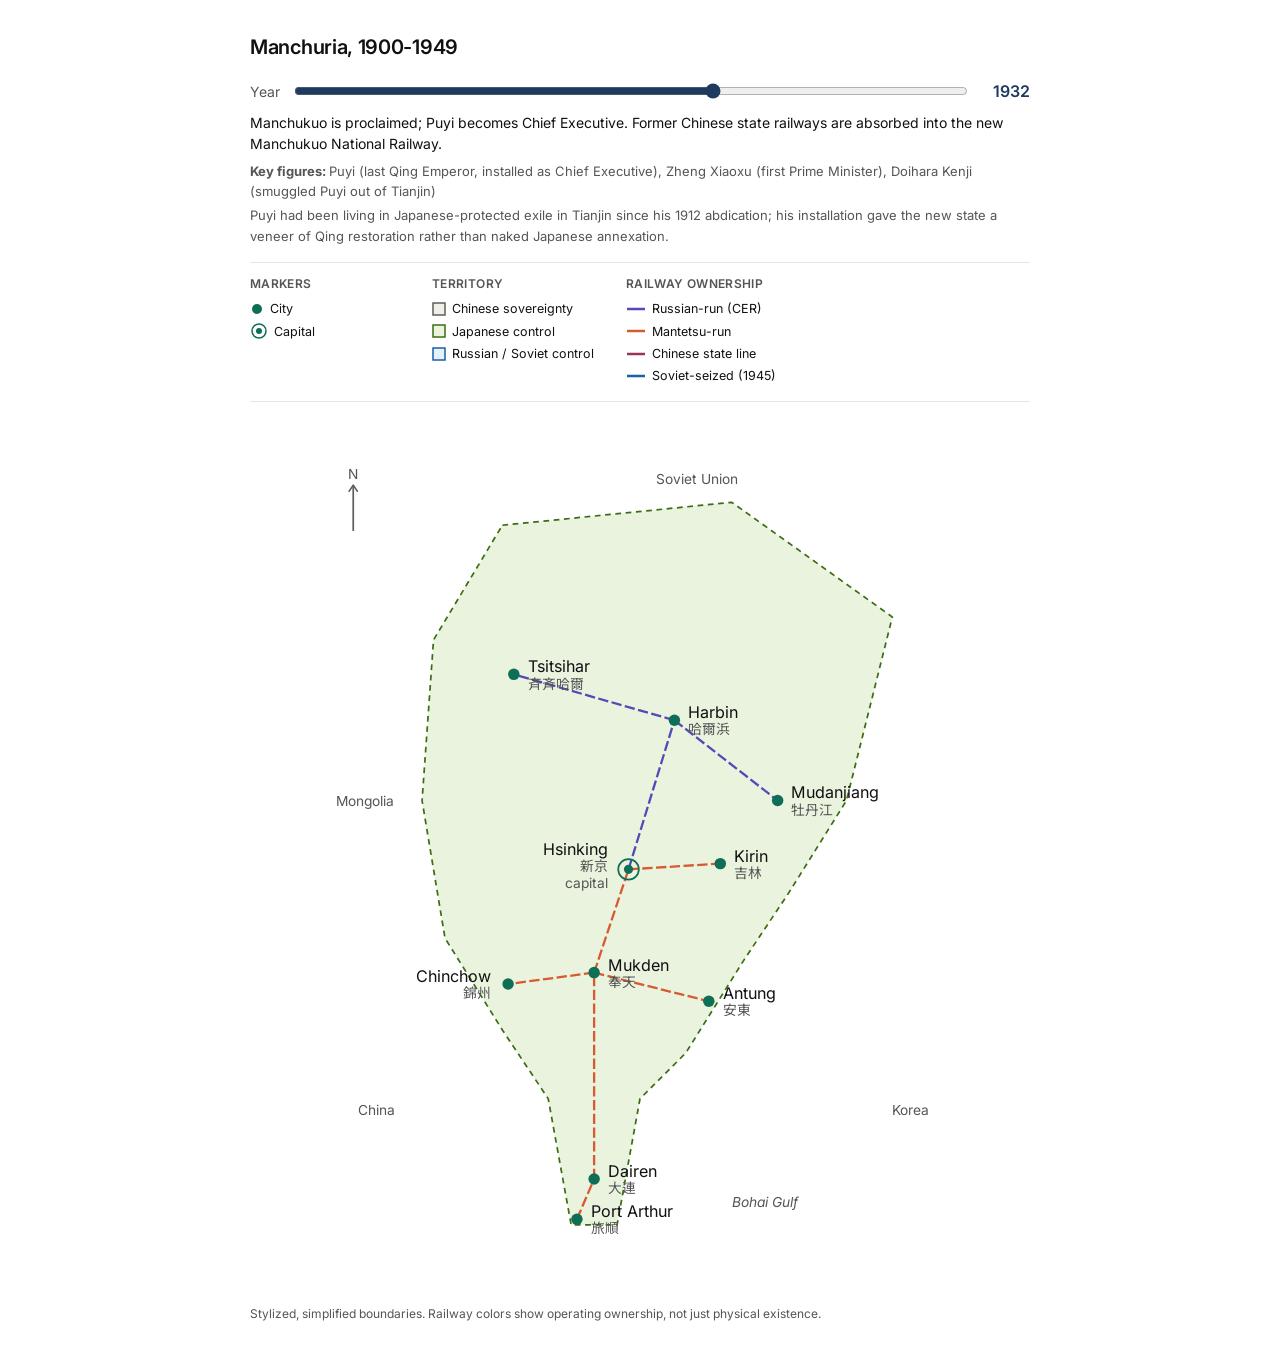
<file: tools/manchuria-1900-1949/app/index.html>
<!DOCTYPE html>
<html lang="en">
<head>
<meta charset="UTF-8">
<meta name="viewport" content="width=device-width, initial-scale=1.0">
<link rel="stylesheet" href="https://fonts.googleapis.com/css2?family=Inter:wght@400;500;600&family=Noto+Sans+JP:wght@400;500&display=swap">
<title>Manchuria, 1900-1949</title>
<style>
  body{font-family:"Inter","Noto Sans JP",system-ui,-apple-system,sans-serif;max-width:780px;margin:2rem auto;padding:0 1.5rem;background:#ffffff;color:#111111;line-height:1.55}
  .sec{color:#555555}
  .t{font-size:14px;fill:#111111}
  .ts{font-size:12px;fill:#555555}
  input[type=range]{flex:1;accent-color:#1f3a5f}
  h3{font-size:12px;text-transform:uppercase;letter-spacing:.03em;margin:0 0 6px;color:#555555;font-weight:600}
  h1{letter-spacing:-.015em}
  .legend-col{min-width:150px}
  .legend-row{display:flex;align-items:center;gap:6px;font-size:12.5px;margin:3px 0}
  .china{fill:#F1EFE8;stroke:#5F5E5A}
  .japan{fill:#EAF3DE;stroke:#3B6D11}
  .soviet{fill:#E6F1FB;stroke:#185FA5}
  .cdot{fill:#0F6E56}
  .capring{fill:none;stroke:#0F6E56}
  .rail-russian{stroke:#534AB7}
  .rail-mantetsu{stroke:#D85A30}
  .rail-chinese{stroke:#993556}
  .rail-soviet{stroke:#185FA5}
</style>
</head>
<body>

<h1 style="font-size:20px;font-weight:600;margin:0 0 1rem;">Manchuria, 1900-1949</h1>

<div style="display:flex;align-items:center;gap:12px;margin:0 0 8px;">
<label class="sec" style="font-size:14px;">Year</label>
<input type="range" min="0" max="8" step="1" value="5" id="yr" oninput="update(this.value)">
<span style="font-size:16px;font-weight:600;color:#1f3a5f;min-width:48px;text-align:right;" id="year-label">1932</span>
</div>
<p style="font-size:14px;margin:0 0 6px;" id="caption">Manchukuo is proclaimed; Puyi becomes Chief Executive. Former Chinese state railways are absorbed into the new Manchukuo National Railway.</p>
<p class="sec" style="font-size:13px;margin:0 0 4px;"><strong>Key figures: </strong><span id="key-figures">Puyi (last Qing Emperor, installed as Chief Executive), Zheng Xiaoxu (first Prime Minister), Doihara Kenji (smuggled Puyi out of Tianjin)</span></p>
<p class="sec" style="font-size:13px;margin:0 0 16px;"><span id="also-text">Puyi had been living in Japanese-protected exile in Tianjin since his 1912 abdication; his installation gave the new state a veneer of Qing restoration rather than naked Japanese annexation.</span></p>

<div style="display:flex;flex-wrap:wrap;gap:20px 32px;margin:0 0 20px;padding:12px 0;border-top:1px solid #e5e5e5;border-bottom:1px solid #e5e5e5;">
  <div class="legend-col">
    <h3>Markers</h3>
    <div class="legend-row"><svg width="14" height="14"><circle class="cdot" cx="7" cy="7" r="5"/></svg>City</div>
    <div class="legend-row"><svg width="18" height="18"><circle class="capring" cx="9" cy="9" r="7" stroke-width="1.5"/><circle class="cdot" cx="9" cy="9" r="3"/></svg>Capital</div>
  </div>
  <div class="legend-col">
    <h3>Territory</h3>
    <div class="legend-row"><svg width="14" height="14"><rect class="china" x="1" y="1" width="12" height="12" stroke-width="1.5"/></svg>Chinese sovereignty</div>
    <div class="legend-row"><svg width="14" height="14"><rect class="japan" x="1" y="1" width="12" height="12" stroke-width="1.5"/></svg>Japanese control</div>
    <div class="legend-row"><svg width="14" height="14"><rect class="soviet" x="1" y="1" width="12" height="12" stroke-width="1.5"/></svg>Russian / Soviet control</div>
  </div>
  <div class="legend-col">
    <h3>Railway ownership</h3>
    <div class="legend-row"><svg width="20" height="10"><line class="rail-russian" x1="1" y1="5" x2="19" y2="5" stroke-width="2.5"/></svg>Russian-run (CER)</div>
    <div class="legend-row"><svg width="20" height="10"><line class="rail-mantetsu" x1="1" y1="5" x2="19" y2="5" stroke-width="2.5"/></svg>Mantetsu-run</div>
    <div class="legend-row"><svg width="20" height="10"><line class="rail-chinese" x1="1" y1="5" x2="19" y2="5" stroke-width="2.5"/></svg>Chinese state line</div>
    <div class="legend-row"><svg width="20" height="10"><line class="rail-soviet" x1="1" y1="5" x2="19" y2="5" stroke-width="2.5"/></svg>Soviet-seized (1945)</div>
  </div>
</div>

<svg width="100%" viewBox="0 0 680 750" role="img">
<title>Manchuria, 1900-1949</title>
<desc>Interactive map showing changing political control and railway ownership as the year slider moves.</desc>
<defs>
<marker id="arrow" viewBox="0 0 10 10" refX="8" refY="5" markerWidth="6" markerHeight="6" orient="auto-start-reverse"><path d="M2 1L8 5L2 9" fill="none" stroke="context-stroke" stroke-width="1.5" stroke-linecap="round" stroke-linejoin="round"/></marker>
</defs>

<path id="landmass" class="japan" stroke-width="1.5" stroke-dasharray="5 4" d="M220,90 L420,70 L560,170 L520,330 L470,410 L430,470 L380,550 L340,590 L320,700 L280,700 L260,590 L220,530 L170,450 L150,330 L160,190 Z"/>
<path id="overlay" class="japan" style="opacity:0" stroke-width="1.5" stroke-dasharray="5 4" d="M220,530 L380,550 L340,590 L320,700 L280,700 L260,590 Z"/>

<line id="rail-pa" class="rail-mantetsu" x1="285" y1="695" x2="300" y2="660" stroke-width="2" stroke-dasharray="9 3"/>
<line id="rail-dm" class="rail-mantetsu" x1="300" y1="660" x2="300" y2="480" stroke-width="2" stroke-dasharray="9 3"/>
<line id="rail-mc" class="rail-mantetsu" x1="300" y1="480" x2="330" y2="390" stroke-width="2" stroke-dasharray="9 3"/>
<line id="rail-chh" class="rail-russian" x1="330" y1="390" x2="370" y2="260" stroke-width="2" stroke-dasharray="9 3"/>
<line id="rail-ht" class="rail-russian" x1="370" y1="260" x2="230" y2="220" stroke-width="2" stroke-dasharray="9 3"/>
<line id="rail-hm" class="rail-russian" x1="370" y1="260" x2="460" y2="330" stroke-width="2" stroke-dasharray="9 3"/>
<line id="rail-chinchow" class="rail-chinese" x1="300" y1="480" x2="225" y2="490" stroke-width="2" stroke-dasharray="9 3"/>
<line id="rail-antung" class="rail-mantetsu" x1="300" y1="480" x2="400" y2="505" stroke-width="2" stroke-dasharray="9 3"/>
<line id="rail-kirin" class="rail-chinese" x1="330" y1="390" x2="410" y2="385" stroke-width="2" stroke-dasharray="9 3"/>

<line x1="90" y1="95" x2="90" y2="55" stroke="#5F5E5A" stroke-width="1.5" marker-end="url(#arrow)"/>
<text class="ts" x="90" y="45" text-anchor="middle" dominant-baseline="central">N</text>

<text id="lbl-north" class="ts" x="390" y="50" text-anchor="middle" dominant-baseline="central">Soviet Union</text>
<text class="ts" x="75" y="330" text-anchor="start" dominant-baseline="central">Mongolia</text>
<text class="ts" x="560" y="600" text-anchor="start" dominant-baseline="central">Korea</text>
<text class="ts" x="110" y="600" text-anchor="middle" dominant-baseline="central">China</text>
<text class="ts" x="420" y="680" text-anchor="start" dominant-baseline="central" font-style="italic">Bohai Gulf</text>

<circle class="cdot" cx="230" cy="220" r="5"/>
<text id="lbl-ts-name" class="t" x="242" y="213" dominant-baseline="central">Tsitsihar</text>
<text class="ts" x="242" y="228" dominant-baseline="central">斉斉哈爾</text>

<circle class="cdot" cx="370" cy="260" r="5"/>
<text class="t" x="382" y="253" dominant-baseline="central">Harbin</text>
<text class="ts" x="382" y="268" dominant-baseline="central">哈爾浜</text>

<circle class="cdot" cx="460" cy="330" r="5"/>
<text class="t" x="472" y="323" dominant-baseline="central">Mudanjiang</text>
<text class="ts" x="472" y="338" dominant-baseline="central">牡丹江</text>

<circle id="cap-ring" class="capring" style="opacity:1" cx="330" cy="390" r="9" stroke-width="1.5"/>
<circle class="cdot" cx="330" cy="390" r="4"/>
<text id="lbl-cc-name" class="t" x="312" y="372" text-anchor="end" dominant-baseline="central">Hsinking</text>
<text id="lbl-cc-kanji" class="ts" x="312" y="387" text-anchor="end" dominant-baseline="central">新京</text>
<text id="lbl-cc-sub" class="ts" x="312" y="402" text-anchor="end" dominant-baseline="central">capital</text>

<circle class="cdot" cx="410" cy="385" r="5"/>
<text id="lbl-ki-name" class="t" x="422" y="378" dominant-baseline="central">Kirin</text>
<text class="ts" x="422" y="393" dominant-baseline="central">吉林</text>

<circle class="cdot" cx="300" cy="480" r="5"/>
<text id="lbl-mk-name" class="t" x="312" y="473" dominant-baseline="central">Mukden</text>
<text id="lbl-mk-kanji" class="ts" x="312" y="488" dominant-baseline="central">奉天</text>

<circle class="cdot" cx="225" cy="490" r="5"/>
<text id="lbl-ch-name" class="t" x="210" y="483" text-anchor="end" dominant-baseline="central">Chinchow</text>
<text class="ts" x="210" y="498" text-anchor="end" dominant-baseline="central">錦州</text>

<circle class="cdot" cx="400" cy="505" r="5"/>
<text class="t" x="412" y="498" dominant-baseline="central">Antung</text>
<text class="ts" x="412" y="513" dominant-baseline="central">安東</text>

<circle class="cdot" cx="300" cy="660" r="5"/>
<text id="lbl-dr-name" class="t" x="312" y="653" dominant-baseline="central">Dairen</text>
<text id="lbl-dr-kanji" class="ts" x="312" y="668" dominant-baseline="central">大連</text>

<circle class="cdot" cx="285" cy="695" r="5"/>
<text class="t" x="297" y="688" dominant-baseline="central">Port Arthur</text>
<text class="ts" x="297" y="703" dominant-baseline="central">旅順</text>

</svg>

<p class="sec" style="font-size:12px;margin-top:1rem;">Stylized, simplified boundaries. Railway colors show operating ownership, not just physical existence.</p>

<script>
var trunk = ['rail-pa','rail-dm','rail-mc'];
var north = ['rail-chh','rail-ht','rail-hm'];
var chinese = ['rail-chinchow','rail-kirin'];
var antung = ['rail-antung'];

var states = [
 {y:1900,land:'china',ov:'soviet',ovShow:true,cap:false,north:'Russia',
  cc:['Changchun','長春',''],mk:['Mukden','奉天'],dr:['Dalny',''],ki:'Kirin',ts:'Tsitsihar',ch:'Chinchow',
  trunk:{show:false},north_:{show:false},chinese_:{show:false},antung_:{show:false},
  txt:'Qing China administers the region; Russia leases the Kwantung Peninsula, but the railway itself is still under construction.',
  kf:'Li Hongzhang (Qing statesman), Sergei Witte (Russian Finance Minister), Tsar Nicholas II',
  also:'The 1896 Li-Lobanov Treaty gave Russia the right to build the Chinese Eastern Railway across Manchuria; the 1898 lease of the Liaodong Peninsula followed the same pattern of concessions extracted from a weakened Qing state.'},
 {y:1903,land:'china',ov:'soviet',ovShow:true,cap:false,north:'Russia',
  cc:['Changchun','長春',''],mk:['Mukden','奉天'],dr:['Dalny',''],ki:'Kirin',ts:'Tsitsihar',ch:'Chinchow',
  trunk:{show:true,c:'rail-russian',w:2,d:'9 3'},north_:{show:true,c:'rail-russian',w:2,d:'9 3'},chinese_:{show:false},antung_:{show:false},
  txt:"The Chinese Eastern Railway's southern branch opens (1903), a Russian-run line linking Harbin to the new port of Dalny and the naval base at Port Arthur.",
  kf:'Sergei Witte',
  also:'The new port of Dalny and naval base at Port Arthur were the whole point of the enterprise: a warm-water outlet the Trans-Siberian network had always lacked.'},
 {y:1905,land:'china',ov:'japan',ovShow:true,cap:false,north:'Russia',
  cc:['Changchun','長春',''],mk:['Mukden','奉天'],dr:['Dairen','大連'],ki:'Kirin',ts:'Tsitsihar',ch:'Chinchow',
  trunk:{show:true,c:'rail-mantetsu',w:2,d:'9 3'},north_:{show:true,c:'rail-russian',w:2,d:'9 3'},chinese_:{show:false},antung_:{show:true,c:'rail-mantetsu',w:1,d:'4 2'},
  txt:'Treaty of Portsmouth: Russia cedes the Kwantung Leased Territory and the Changchun-Dairen trunk to Japan; a temporary military line already runs to Antung.',
  kf:"Komura Jutaro (Japan's chief negotiator), Sergei Witte (Russia's chief negotiator), Theodore Roosevelt (mediator, Portsmouth, New Hampshire)",
  also:"Japan's victory in the Russo-Japanese War (1904-05) was won at enormous cost and yielded no indemnity, which fed domestic anger at the settlement (the Hibiya riots) even as it secured Japan's first major continental foothold."},
 {y:1912,land:'china',ov:'japan',ovShow:true,cap:false,north:'Russia',
  cc:['Changchun','長春',''],mk:['Mukden','奉天'],dr:['Dairen','大連'],ki:'Kirin',ts:'Tsitsihar',ch:'Chinchow',
  trunk:{show:true,c:'rail-mantetsu',w:2,d:'9 3'},north_:{show:true,c:'rail-russian',w:2,d:'9 3'},chinese_:{show:true,c:'rail-chinese',w:2,d:'9 3'},antung_:{show:true,c:'rail-mantetsu',w:2,d:'9 3'},
  txt:'The Antung line is rebuilt to standard gauge and linked to Korea by the new Yalu River bridge; the Chinese-owned Kirin branch and Peking-Mukden line also open.',
  kf:'Yuan Shikai (President of the new Republic), Zhang Zuolin (Fengtian clique warlord)',
  also:'The Qing abdication (Feb 1912) ended dynastic rule; in the power vacuum, Zhang Zuolin consolidated control over the Three Eastern Provinces as a semi-autonomous warlord, nominally loyal to Beijing but running Manchuria as his own domain.'},
 {y:1931,land:'china',ov:'japan',ovShow:true,cap:false,north:'Soviet Union',
  cc:['Changchun','長春',''],mk:['Mukden','奉天'],dr:['Dairen','大連'],ki:'Kirin',ts:'Tsitsihar',ch:'Chinchow',
  trunk:{show:true,c:'rail-mantetsu',w:2,d:'9 3'},north_:{show:true,c:'rail-russian',w:2,d:'9 3'},chinese_:{show:true,c:'rail-chinese',w:2,d:'9 3'},antung_:{show:true,c:'rail-mantetsu',w:2,d:'9 3'},
  txt:'Mukden Incident (18 Sept): the Kwantung Army occupies southern Manchuria by force; the rail network itself is unchanged.',
  kf:'Itagaki Seishiro and Ishiwara Kanji (Kwantung Army staff officers who planned the incident), Zhang Xueliang (the "Young Marshal", ordered non-resistance), Hayashi Senjuro (Korean Army commander who crossed the border without authorization)',
  also:'Zhang Zuolin, Zhang Xueliang\'s father, had already been assassinated by a Kwantung Army officer (Komoto Daisaku) in 1928. At Qiqihar, General Ma Zhanshan mounted one of the few armed defenses against the invasion before eventually being forced to submit.'},
 {y:1932,land:'japan',ov:'japan',ovShow:false,cap:true,north:'Soviet Union',
  cc:['Hsinking','新京','capital'],mk:['Mukden','奉天'],dr:['Dairen','大連'],ki:'Kirin',ts:'Tsitsihar',ch:'Chinchow',
  trunk:{show:true,c:'rail-mantetsu',w:2,d:'9 3'},north_:{show:true,c:'rail-russian',w:2,d:'9 3'},chinese_:{show:true,c:'rail-mantetsu',w:2,d:'9 3'},antung_:{show:true,c:'rail-mantetsu',w:2,d:'9 3'},
  txt:'Manchukuo is proclaimed; Puyi becomes Chief Executive. Former Chinese state railways are absorbed into the new Manchukuo National Railway.',
  kf:'Puyi (last Qing Emperor, installed as Chief Executive), Zheng Xiaoxu (first Prime Minister), Doihara Kenji (smuggled Puyi out of Tianjin)',
  also:'Puyi had been living in Japanese-protected exile in Tianjin since his 1912 abdication; his installation gave the new state a veneer of Qing restoration rather than naked Japanese annexation.'},
 {y:1935,land:'japan',ov:'japan',ovShow:false,cap:true,north:'Soviet Union',
  cc:['Hsinking','新京','capital'],mk:['Mukden','奉天'],dr:['Dairen','大連'],ki:'Kirin',ts:'Tsitsihar',ch:'Chinchow',
  trunk:{show:true,c:'rail-mantetsu',w:2,d:'9 3'},north_:{show:true,c:'rail-mantetsu',w:2,d:'9 3'},chinese_:{show:true,c:'rail-mantetsu',w:2,d:'9 3'},antung_:{show:true,c:'rail-mantetsu',w:2,d:'9 3'},
  txt:'The Soviet Union sells its stake in the Chinese Eastern Railway to Manchukuo, unifying the whole network under Japanese-administered control.',
  kf:'Negotiated between the Soviet, Japanese and Manchukuo governments; Zhang Jinghui was Manchukuo\'s Prime Minister by this point',
  also:'The sale, concluded after prolonged talks, went for a price well below the line\'s assessed value. It removed the last major foreign-owned rail asset inside Manchukuo and let Mantetsu integrate operations across the whole network.'},
 {y:1945,land:'soviet',ov:'soviet',ovShow:false,cap:false,north:'Soviet Union',
  cc:['Changchun','長春',''],mk:['Shenyang','瀋陽'],dr:['Dairen','大連'],ki:'Kirin',ts:'Tsitsihar',ch:'Chinchow',
  trunk:{show:true,c:'rail-soviet',w:2,d:'9 3'},north_:{show:true,c:'rail-soviet',w:2,d:'9 3'},chinese_:{show:true,c:'rail-soviet',w:2,d:'9 3'},antung_:{show:true,c:'rail-soviet',w:2,d:'9 3'},
  txt:'Soviet invasion (Aug): Manchukuo collapses and Puyi abdicates; Soviet forces seize the rail network and much of Manchuria\'s industrial plant.',
  kf:'Marshal Alexander Vasilevsky (Soviet Far East Command), Puyi (abdicated a second time), Lin Biao (led Chinese Communist forces into the region afterward)',
  also:'Operation August Storm overran the Kwantung Army in under two weeks. Soviet forces dismantled and shipped home a large share of Manchuria\'s industrial machinery before eventually withdrawing, a matter of lasting resentment on the Chinese side.'},
 {y:1949,land:'china',ov:'china',ovShow:false,cap:false,north:'Soviet Union',
  cc:['Changchun','長春',''],mk:['Shenyang','瀋陽'],dr:['Dalian','大連'],ki:'Jilin',ts:'Qiqihar',ch:'Jinzhou',
  trunk:{show:true,c:'rail-chinese',w:2,d:'9 3'},north_:{show:true,c:'rail-chinese',w:2,d:'9 3'},chinese_:{show:true,c:'rail-chinese',w:2,d:'9 3'},antung_:{show:true,c:'rail-chinese',w:2,d:'9 3'},
  txt:"The People's Republic of China is established; the entire network becomes Chinese state railways.",
  kf:'Mao Zedong, Lin Biao (whose Northeast Field Army secured Manchuria in the Liaoshen Campaign, Sept-Nov 1948, before the PRC was even declared)',
  also:'By the time Mao proclaimed the People\'s Republic in Beijing on 1 October 1949, Manchuria had already been under Communist control for close to a year, making it the base from which the rest of the civil war was largely won.'}
];

function setGroup(ids, cfg){
  ids.forEach(function(id){
    var el = document.getElementById(id);
    if(!cfg || !cfg.show){ el.style.display = 'none'; return; }
    el.style.display = '';
    el.setAttribute('class', cfg.c);
    el.style.strokeWidth = cfg.w;
    el.style.strokeDasharray = cfg.d;
  });
}

function update(i){
  i = parseInt(i);
  var s = states[i];
  document.getElementById('year-label').textContent = s.y;
  document.getElementById('caption').textContent = s.txt;
  document.getElementById('key-figures').textContent = s.kf;
  document.getElementById('also-text').textContent = s.also;
  document.getElementById('landmass').setAttribute('class', s.land);
  document.getElementById('overlay').setAttribute('class', s.ov);
  document.getElementById('overlay').style.opacity = s.ovShow ? '1' : '0';
  document.getElementById('cap-ring').style.opacity = s.cap ? '1' : '0';
  document.getElementById('lbl-north').textContent = s.north;
  document.getElementById('lbl-cc-name').textContent = s.cc[0];
  document.getElementById('lbl-cc-kanji').textContent = s.cc[1];
  document.getElementById('lbl-cc-sub').textContent = s.cc[2];
  document.getElementById('lbl-mk-name').textContent = s.mk[0];
  document.getElementById('lbl-mk-kanji').textContent = s.mk[1];
  document.getElementById('lbl-dr-name').textContent = s.dr[0];
  document.getElementById('lbl-dr-kanji').textContent = s.dr[1];
  document.getElementById('lbl-ki-name').textContent = s.ki;
  document.getElementById('lbl-ts-name').textContent = s.ts;
  document.getElementById('lbl-ch-name').textContent = s.ch;
  setGroup(trunk, s.trunk);
  setGroup(north, s.north_);
  setGroup(chinese, s.chinese_);
  setGroup(antung, s.antung_);
}
update(5);
</script>
</body>
</html>
</file>
